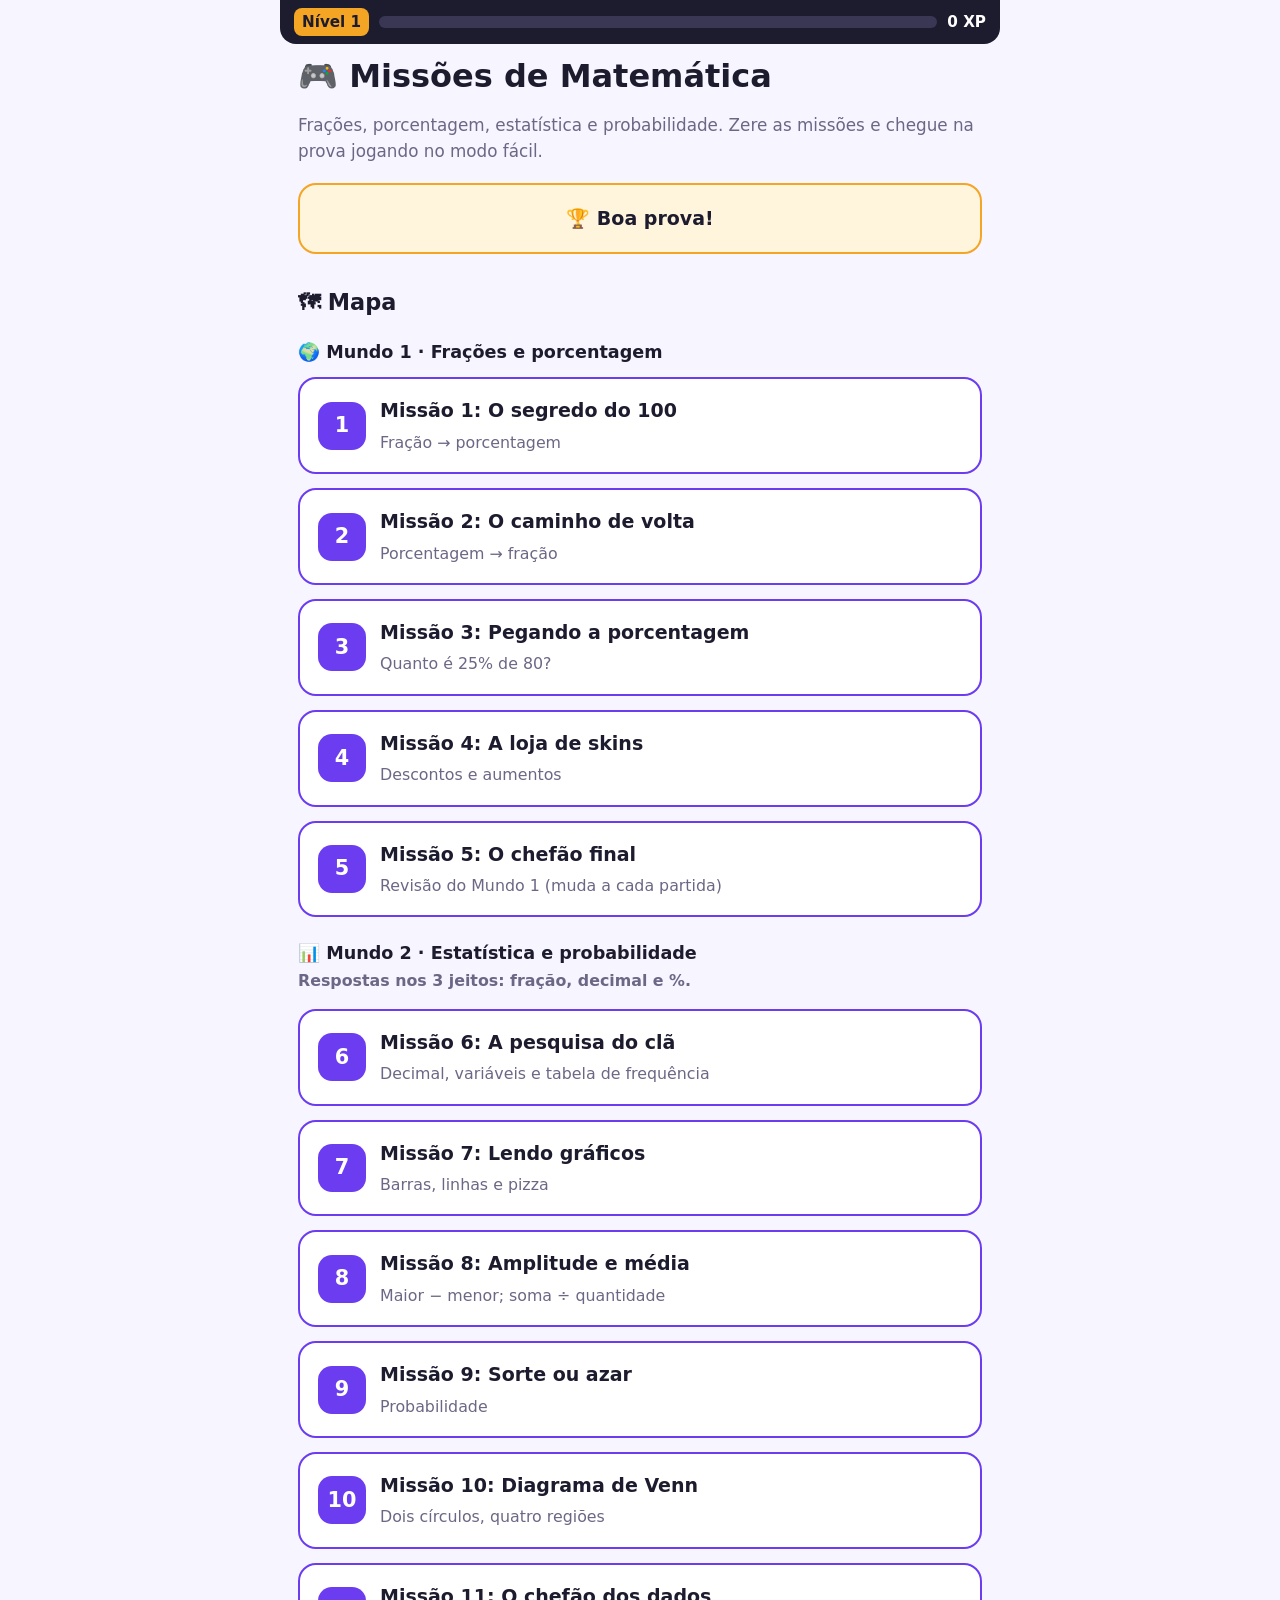
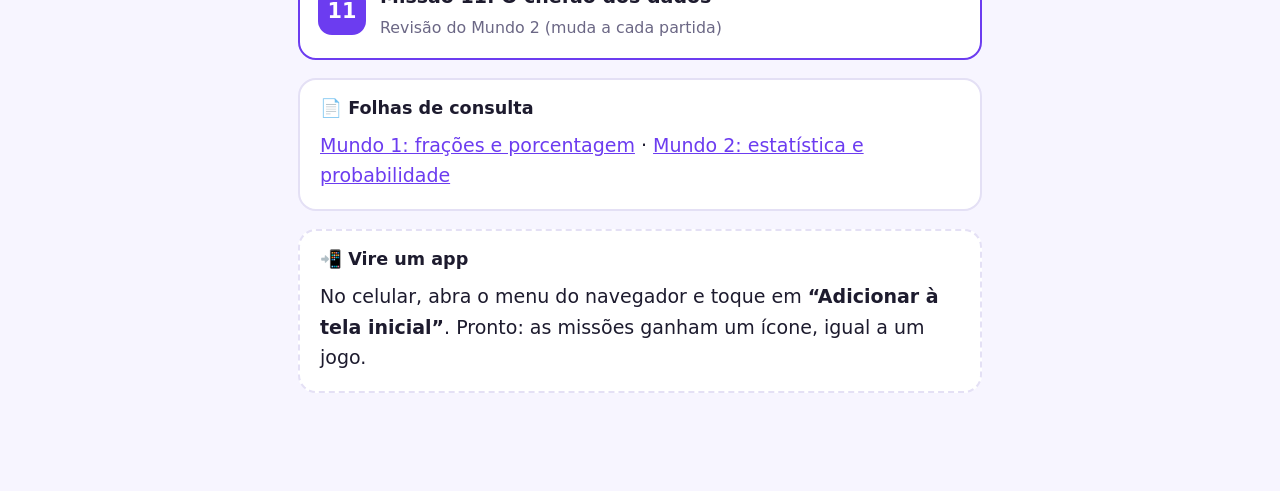
<file: index.html>
<!DOCTYPE html>
<html lang="pt-BR">
<head>
<meta charset="utf-8">
<meta name="viewport" content="width=device-width, initial-scale=1">
<title>Missões de Matemática</title>
<link rel="manifest" href="manifest.webmanifest">
<meta name="theme-color" content="#6c3cf0">
<link rel="icon" href="assets/icon.svg?v=4" type="image/svg+xml">
<meta name="apple-mobile-web-app-capable" content="yes">
<meta name="apple-mobile-web-app-title" content="Missões %">
<link rel="stylesheet" href="assets/style.css?v=4">
<link rel="stylesheet" href="assets/components.css?v=4">
<script src="assets/xp.js?v=4"></script>
<style>
  .map { list-style: none; padding: 0; margin: 0; }
  .map li { margin: 14px 0; }
  .map a, .map .locked {
    display: flex; align-items: center; gap: 14px; text-decoration: none; color: var(--ink);
    background: var(--card); border: 2px solid var(--line); border-radius: var(--radius); padding: 16px 18px;
  }
  .map a { border-color: var(--brand); }
  .map a:active { transform: scale(.98); }
  .map .n { flex: none; width: 48px; height: 48px; border-radius: 14px; display: grid; place-items: center;
    font-weight: 900; font-size: 1.3rem; background: var(--brand); color: #fff; }
  .map .locked { opacity: .55; }
  .map .locked .n { background: var(--muted); }
  .map .t { flex: 1; }
  .map .t strong { display: block; }
  .map .t small { color: var(--muted); }
  .map .stars { color: var(--gold); font-size: 1.3rem; letter-spacing: .05em; white-space: nowrap; }
  .map .score { display: flex; flex-direction: column; align-items: flex-end; }
  .map .rec { color: var(--muted); font-weight: 700; white-space: nowrap; }
  .countdown { text-align: center; font-weight: 800; }
  .map li.world { margin: 26px 0 4px; }
  .map li.world h3 { margin: 0; }
  .map li.world small { color: var(--muted); font-weight: 700; }
</style>
</head>
<body>
<main>
  <div id="xp"></div>
  <h1>🎮 Missões de Matemática</h1>
  <p class="subtitle">Frações, porcentagem, estatística e probabilidade. Zere as missões e chegue na prova jogando no modo fácil.</p>
  <div class="card tip countdown" id="countdown"></div>

  <h2>🗺 Mapa</h2>
  <ul class="map" id="map"></ul>

  <div class="card">
    <h3>📄 Folhas de consulta</h3>
    <p><a href="reference/fracoes-e-porcentagem.html">Mundo 1: frações e porcentagem</a> · <a href="reference/estatistica-e-probabilidade.html">Mundo 2: estatística e probabilidade</a></p>
  </div>

  <div class="card ask">
    <h3>📲 Vire um app</h3>
    <p>No celular, abra o menu do navegador e toque em <strong>“Adicionar à tela inicial”</strong>. Pronto: as missões ganham um ícone, igual a um jogo.</p>
  </div>
</main>
<script>
  // Para liberar uma missão nova: preencha "href".
  const MISSIONS = [
    { world: '🌍 Mundo 1 · Frações e porcentagem' },
    { id: '0001', title: 'O segredo do 100', desc: 'Fração → porcentagem', href: 'lessons/0001-o-segredo-do-100.html' },
    { id: '0002', title: 'O caminho de volta', desc: 'Porcentagem → fração', href: 'lessons/0002-o-caminho-de-volta.html' },
    { id: '0003', title: 'Pegando a porcentagem', desc: 'Quanto é 25% de 80?', href: 'lessons/0003-pegando-a-porcentagem.html' },
    { id: '0004', title: 'A loja de skins', desc: 'Descontos e aumentos', href: 'lessons/0004-a-loja-de-skins.html' },
    { id: '0005', title: 'O chefão final', desc: 'Revisão do Mundo 1 (muda a cada partida)', href: 'lessons/0005-o-chefao-final.html' },
    { world: '📊 Mundo 2 · Estatística e probabilidade', note: 'Respostas nos 3 jeitos: fração, decimal e %.' },
    { id: '0006', title: 'A pesquisa do clã', desc: 'Decimal, variáveis e tabela de frequência', href: 'lessons/0006-a-pesquisa-do-cla.html' },
    { id: '0007', title: 'Lendo gráficos', desc: 'Barras, linhas e pizza', href: 'lessons/0007-lendo-graficos.html' },
    { id: '0008', title: 'Amplitude e média', desc: 'Maior − menor; soma ÷ quantidade', href: 'lessons/0008-amplitude-e-media.html' },
    { id: '0009', title: 'Sorte ou azar', desc: 'Probabilidade', href: 'lessons/0009-sorte-ou-azar.html' },
    { id: '0010', title: 'Diagrama de Venn', desc: 'Dois círculos, quatro regiões', href: 'lessons/0010-diagrama-de-venn.html' },
    { id: '0011', title: 'O chefão dos dados', desc: 'Revisão do Mundo 2 (muda a cada partida)', href: 'lessons/0011-chefao-dos-dados.html' },
  ];
  const PROVA = new Date('2026-11-24T08:00:00');

  XP.mount(document.getElementById('xp'));

  const days = Math.ceil((PROVA - new Date()) / 86400000);
  document.getElementById('countdown').textContent =
    days > 1 ? '⏳ Faltam ' + days + ' dias para a prova' : days === 1 ? '⏳ A prova é amanhã: você consegue!' : '🏆 Boa prova!';

  const map = document.getElementById('map');
  function renderMap() {
    map.innerHTML = '';
    let num = 0;
    MISSIONS.forEach((m) => {
      if (m.world) {
        const h = document.createElement('li');
        h.className = 'world';
        h.innerHTML = '<h3>' + m.world + '</h3>' + (m.note ? '<small>' + m.note + '</small>' : '');
        map.appendChild(h);
        return;
      }
      const i = num++;
      const r = Progress.result(m.id);
      const inQuiz = Progress.loadState(m.id);
      let right = '';
      if (r) {
        const s = Progress.stars(r.best);
        right = '<span class="stars">' + '★'.repeat(s) + '☆'.repeat(3 - s) + '</span>' +
          '<small class="rec">recorde ' + r.best.firstTry + '/' + r.best.n + '</small>';
      } else if (inQuiz && inQuiz.i > 0) {
        right = '<small class="rec">⏸ parou na ' + (inQuiz.i + 1) + 'ª</small>';
      }
      const inner = '<span class="n">' + (m.href ? i + 1 : '🔒') + '</span>' +
        '<span class="t"><strong>Missão ' + (i + 1) + ': ' + m.title + '</strong><small>' + (m.href ? m.desc : 'Em breve') + '</small></span>' +
        '<span class="score">' + right + '</span>';
      const li = document.createElement('li');
      li.innerHTML = m.href ? '<a href="' + m.href + '">' + inner + '</a>' : '<div class="locked">' + inner + '</div>';
      map.appendChild(li);
    });
  }
  renderMap();
  // Ao voltar de uma missão pelo botão "voltar", redesenha com o placar novo.
  window.addEventListener('pageshow', renderMap);
</script>
</body>
</html>
</file>
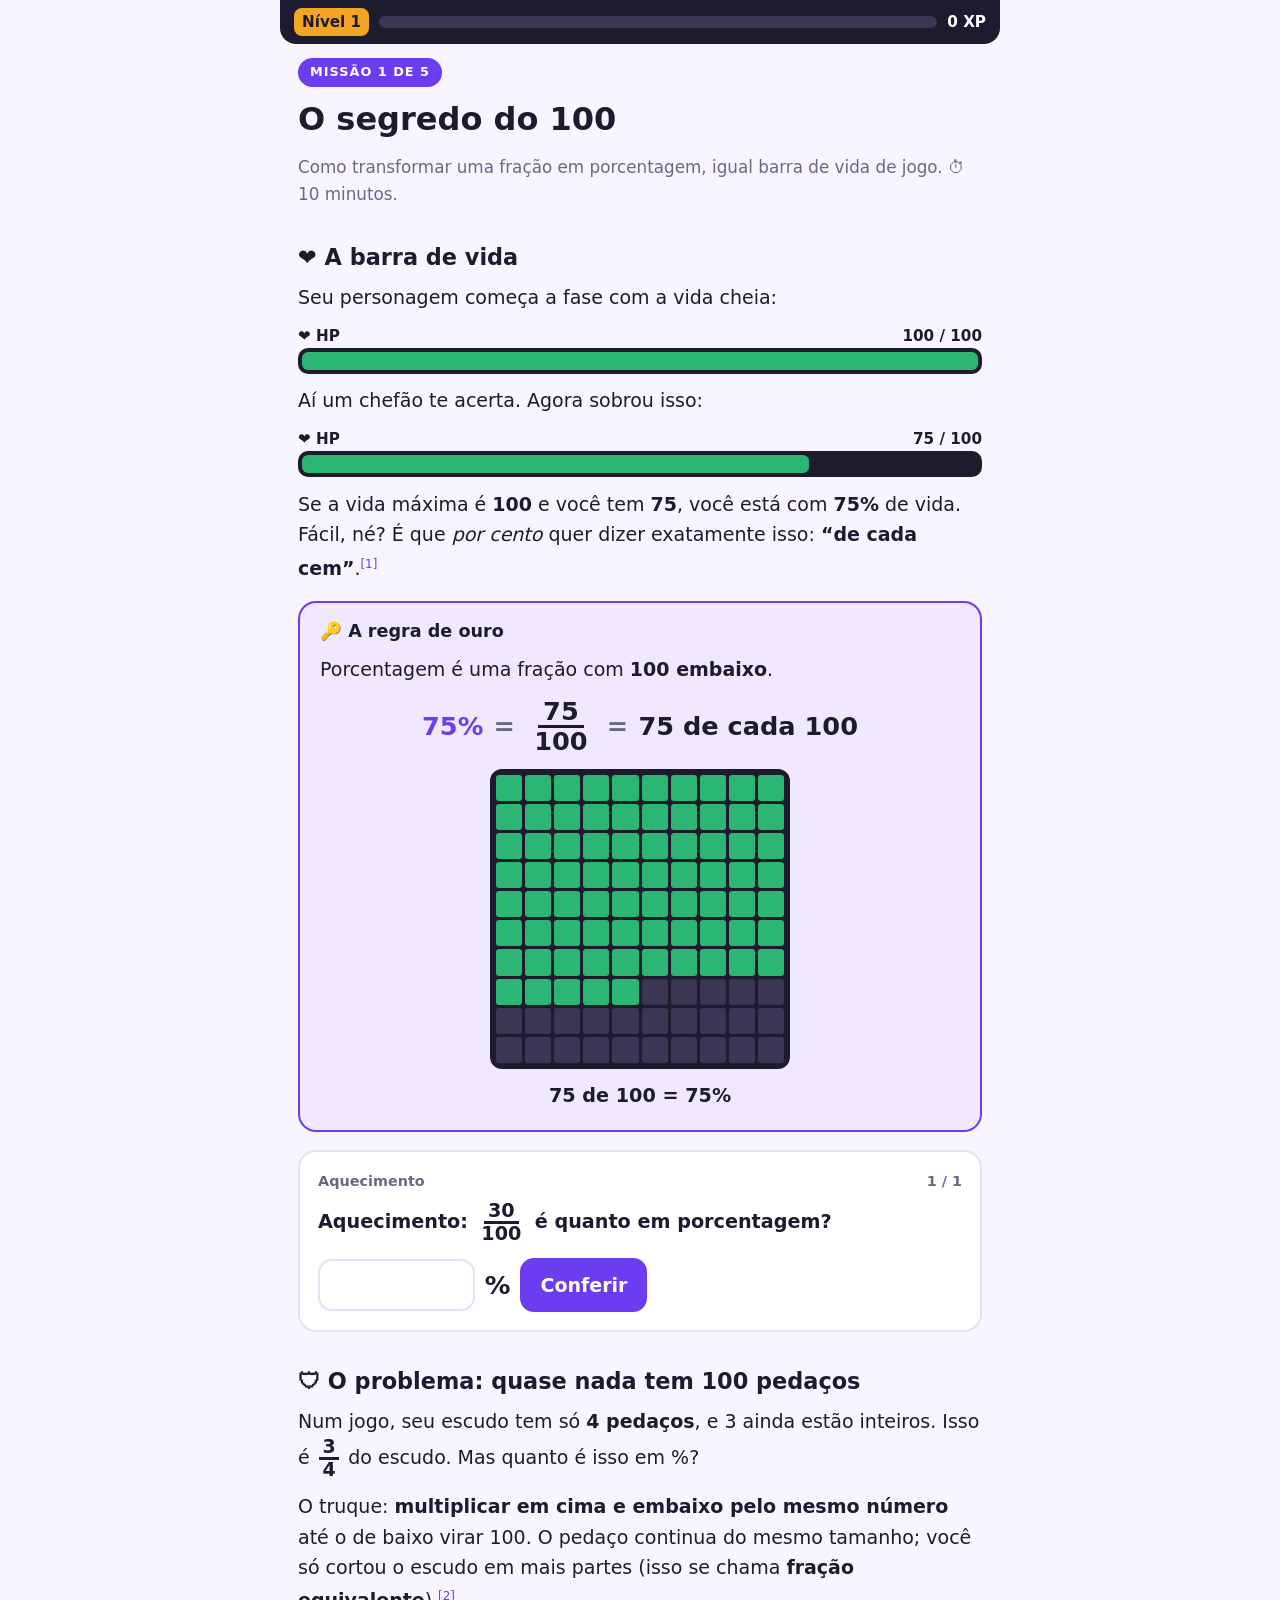
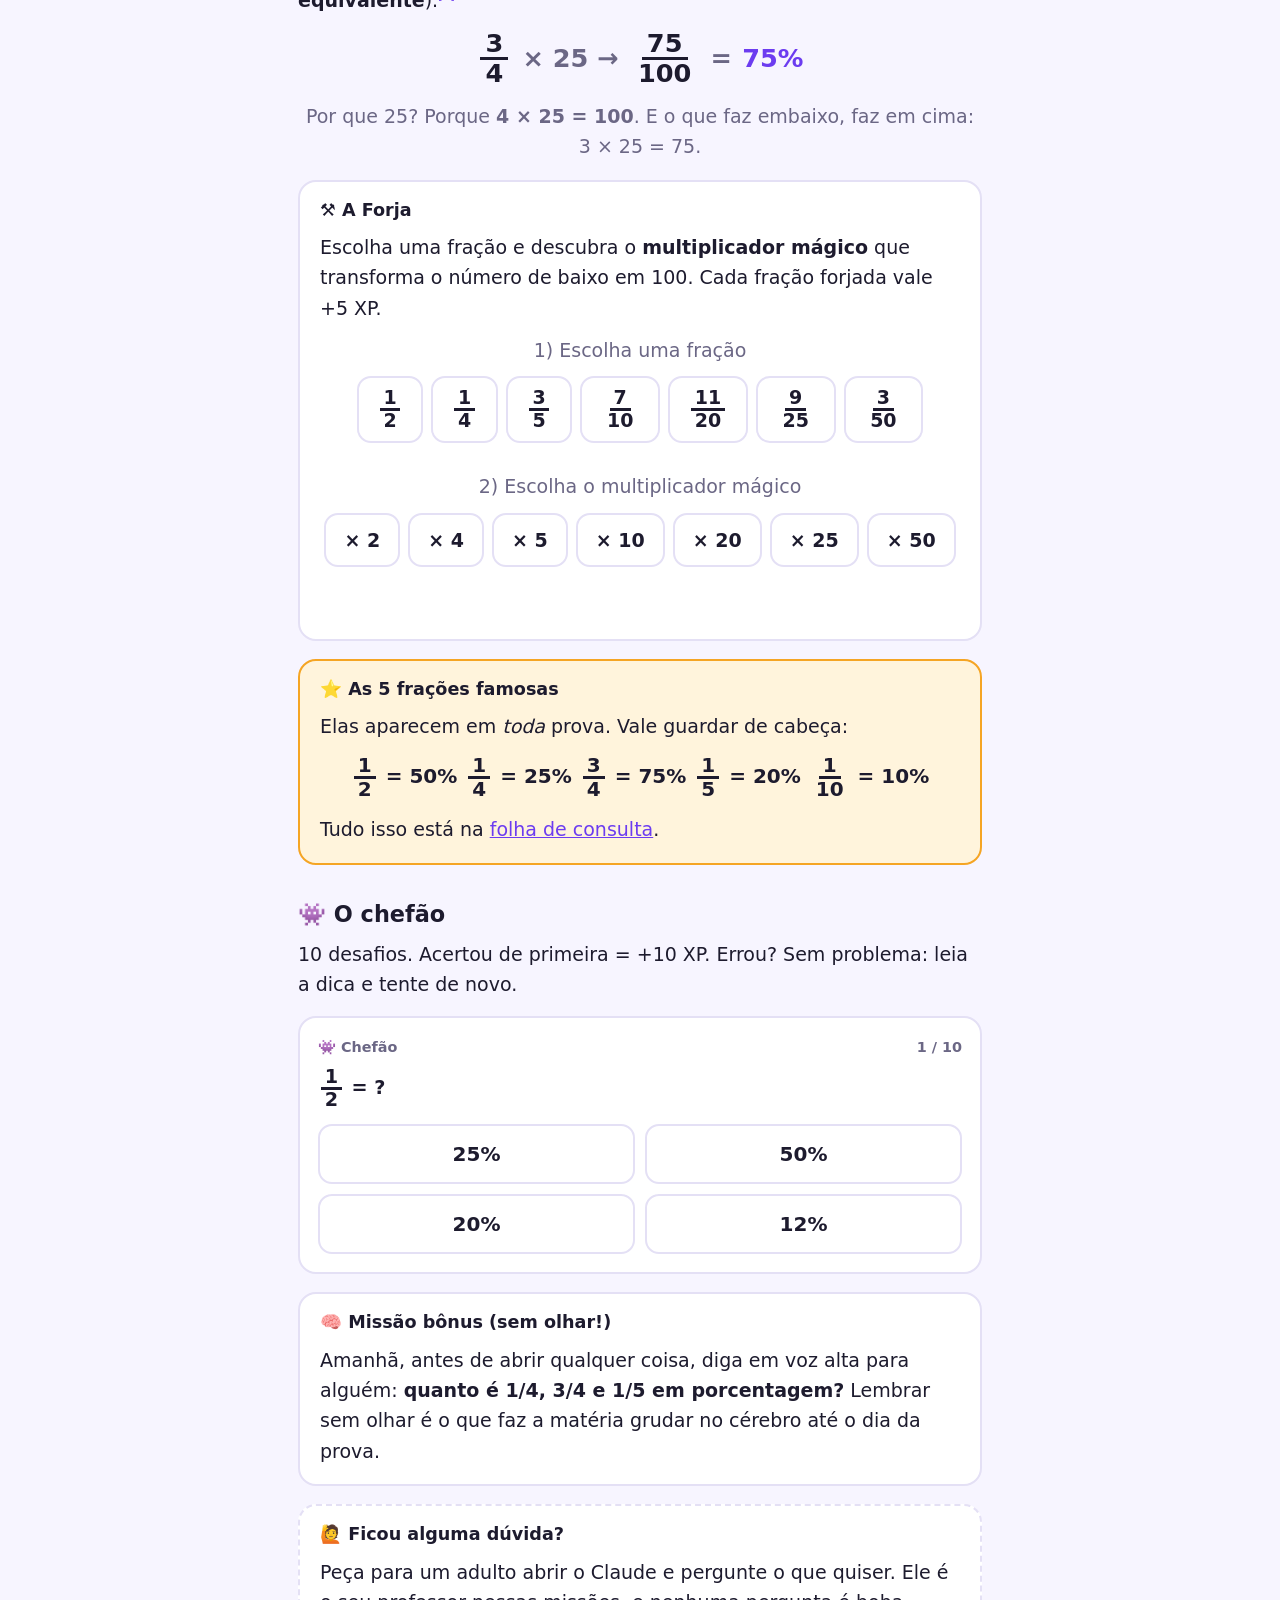
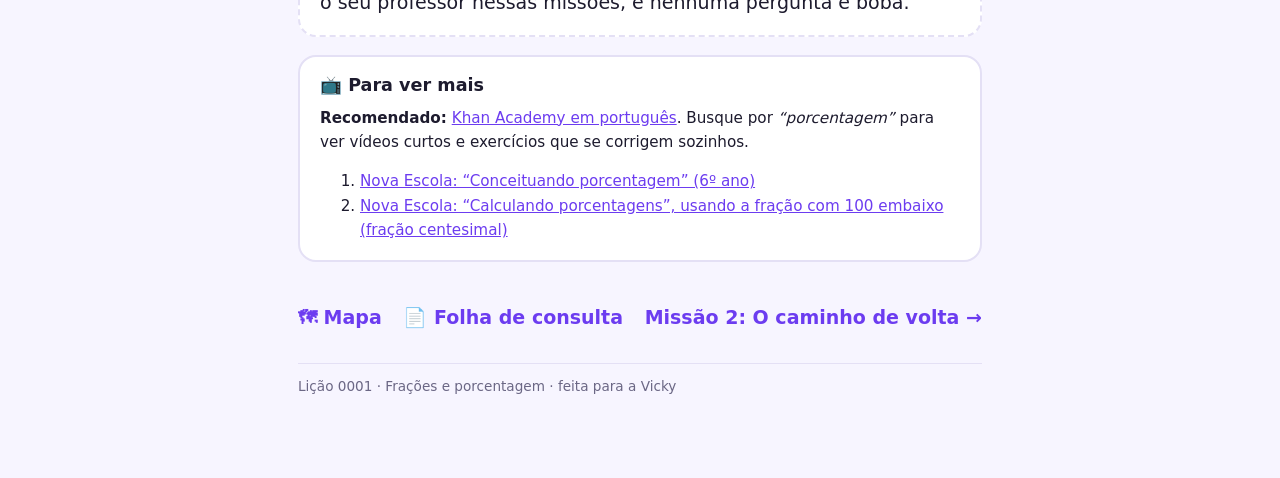
<file: lessons/0001-o-segredo-do-100.html>
<!DOCTYPE html>
<html lang="pt-BR">
<head>
<meta charset="utf-8">
<meta name="viewport" content="width=device-width, initial-scale=1">
<title>Missão 1 · O segredo do 100</title>
<link rel="icon" href="../assets/icon.svg?v=4" type="image/svg+xml">
<link rel="stylesheet" href="../assets/style.css?v=4">
<link rel="stylesheet" href="../assets/components.css?v=4">
<script src="../assets/xp.js?v=4"></script>
<script src="../assets/visuals.js?v=4"></script>
<script src="../assets/quiz.js?v=4"></script>
<script src="../assets/forja.js?v=4"></script>
</head>
<body>
<main>
  <div id="xp"></div>

  <span class="mission-tag">Missão 1 de 5</span>
  <h1>O segredo do 100</h1>
  <p class="subtitle">Como transformar uma fração em porcentagem, igual barra de vida de jogo. ⏱ 10 minutos.</p>

  <h2>❤ A barra de vida</h2>
  <p>Seu personagem começa a fase com a vida cheia:</p>
  <div id="hp-full"></div>
  <p>Aí um chefão te acerta. Agora sobrou isso:</p>
  <div id="hp-hit"></div>
  <p>Se a vida máxima é <strong>100</strong> e você tem <strong>75</strong>, você está com <strong>75%</strong> de vida. Fácil, né? É que <em>por cento</em> quer dizer exatamente isso: <strong>“de cada cem”</strong>.<sup class="cite"><a href="#fontes">[1]</a></sup></p>

  <div class="card key">
    <h3>🔑 A regra de ouro</h3>
    <p>Porcentagem é uma fração com <strong>100 embaixo</strong>.</p>
    <div class="eq"><span class="hl">75%</span><span class="op">=</span><span class="frac"><span>75</span><span>100</span></span><span class="op">=</span><span>75 de cada 100</span></div>
    <div id="grid-75"></div>
  </div>

  <div id="warmup"></div>

  <h2>🛡 O problema: quase nada tem 100 pedaços</h2>
  <p>Num jogo, seu escudo tem só <strong>4 pedaços</strong>, e 3 ainda estão inteiros. Isso é <span class="frac"><span>3</span><span>4</span></span> do escudo. Mas quanto é isso em %?</p>
  <p>O truque: <strong>multiplicar em cima e embaixo pelo mesmo número</strong> até o de baixo virar 100. O pedaço continua do mesmo tamanho; você só cortou o escudo em mais partes (isso se chama <strong>fração equivalente</strong>).<sup class="cite"><a href="#fontes">[2]</a></sup></p>
  <div class="eq">
    <span class="frac"><span>3</span><span>4</span></span>
    <span class="op">× 25 →</span>
    <span class="frac"><span>75</span><span>100</span></span>
    <span class="op">=</span><span class="hl">75%</span>
  </div>
  <p class="muted" style="text-align:center">Por que 25? Porque <strong>4 × 25 = 100</strong>. E o que faz embaixo, faz em cima: 3 × 25 = 75.</p>

  <div class="card">
    <h3>⚒ A Forja</h3>
    <p>Escolha uma fração e descubra o <strong>multiplicador mágico</strong> que transforma o número de baixo em 100. Cada fração forjada vale +5 XP.</p>
    <div id="forja"></div>
  </div>

  <div class="card tip">
    <h3>⭐ As 5 frações famosas</h3>
    <p>Elas aparecem em <em>toda</em> prova. Vale guardar de cabeça:</p>
    <div class="eq" style="font-size:1.25rem">
      <span><span class="frac"><span>1</span><span>2</span></span> = 50%</span>
      <span><span class="frac"><span>1</span><span>4</span></span> = 25%</span>
      <span><span class="frac"><span>3</span><span>4</span></span> = 75%</span>
      <span><span class="frac"><span>1</span><span>5</span></span> = 20%</span>
      <span><span class="frac"><span>1</span><span>10</span></span> = 10%</span>
    </div>
    <p>Tudo isso está na <a href="../reference/fracoes-e-porcentagem.html">folha de consulta</a>.</p>
  </div>

  <h2>👾 O chefão</h2>
  <p>10 desafios. Acertou de primeira = +10 XP. Errou? Sem problema: leia a dica e tente de novo.</p>
  <div id="boss"></div>

  <div class="card">
    <h3>🧠 Missão bônus (sem olhar!)</h3>
    <p>Amanhã, antes de abrir qualquer coisa, diga em voz alta para alguém: <strong>quanto é 1/4, 3/4 e 1/5 em porcentagem?</strong> Lembrar sem olhar é o que faz a matéria grudar no cérebro até o dia da prova.</p>
  </div>

  <div class="card ask">
    <h3>🙋 Ficou alguma dúvida?</h3>
    <p>Peça para um adulto abrir o Claude e pergunte o que quiser. Ele é o seu professor nessas missões, e nenhuma pergunta é boba.</p>
  </div>

  <div class="card source" id="fontes">
    <h3>📺 Para ver mais</h3>
    <p><strong>Recomendado:</strong> <a href="https://pt.khanacademy.org/">Khan Academy em português</a>. Busque por <em>“porcentagem”</em> para ver vídeos curtos e exercícios que se corrigem sozinhos.</p>
    <ol>
      <li><a href="https://novaescola.org.br/planos-de-aula/fundamental/6ano/matematica/conceituando-porcentagem/1283">Nova Escola: “Conceituando porcentagem” (6º ano)</a></li>
      <li><a href="https://novaescola.org.br/planos-de-aula/fundamental/6ano/matematica/calculando-porcentagem/1293">Nova Escola: “Calculando porcentagens”, usando a fração com 100 embaixo (fração centesimal)</a></li>
    </ol>
  </div>

  <nav class="lesson-nav">
    <a href="../index.html">🗺 Mapa</a>
    <a href="../reference/fracoes-e-porcentagem.html">📄 Folha de consulta</a>
    <a href="0002-o-caminho-de-volta.html">Missão 2: O caminho de volta →</a>
  </nav>

  <footer>Lição 0001 · Frações e porcentagem · feita para a Vicky</footer>
</main>

<script>
  const F = (a, b) => '<span class="frac"><span>' + a + '</span><span>' + b + '</span></span>';

  XP.mount(document.getElementById('xp'));
  HPBar.render(document.getElementById('hp-full'), 100, 100);
  HPBar.render(document.getElementById('hp-hit'), 75, 100);
  Grid100.render(document.getElementById('grid-75'), 75);

  Quiz.mount(document.getElementById('warmup'), [
    { text: 'Aquecimento: ' + F(30, 100) + ' é quanto em porcentagem?', input: true, answer: ['30'], suffix: '%',
      hint: 'Se já tem 100 embaixo, a porcentagem é o número de cima!',
      explain: '30 de cada 100 = 30%.', grid: 30 },
  ], { id: '0001-aquecimento', title: 'Aquecimento' });

  Forja.mount(document.getElementById('forja'), [[1, 2], [1, 4], [3, 5], [7, 10], [11, 20], [9, 25], [3, 50]]);

  Quiz.mount(document.getElementById('boss'), [
    { text: F(1, 2) + ' = ?', options: ['25%', '50%', '20%', '12%'], answer: 1,
      hint: '2 × 50 = 100. E em cima?', explain: '2 × 50 = 100, então 1 × 50 = 50 → 50%. Metade da vida!', grid: 50 },
    { text: F(3, 10) + ' = ?', input: true, answer: ['30'], suffix: '%',
      hint: '10 × 10 = 100. Faça a mesma coisa em cima.', explain: '3 × 10 = 30 → ' + F(30, 100) + ' = 30%.', grid: 30 },
    { text: F(3, 4) + ' = ?', options: ['75%', '34%', '70%', '43%'], answer: 0,
      hint: 'Cuidado: não é só juntar os números! 4 × 25 = 100.', explain: '4 × 25 = 100 e 3 × 25 = 75 → 75%.', grid: 75 },
    { text: F(2, 5) + ' = ?', input: true, answer: ['40'], suffix: '%',
      hint: '5 × 20 = 100.', explain: '2 × 20 = 40 → ' + F(40, 100) + ' = 40%.', grid: 40 },
    { text: 'Seu personagem tem <strong>20 corações</strong> e está com <strong>7</strong>. Quanto % de vida ele tem?', options: ['70%', '27%', '35%', '14%'], answer: 2,
      hint: 'A fração é ' + F(7, 20) + '. Quanto vezes 20 dá 100?', explain: F(7, 20) + ' × 5 → ' + F(35, 100) + ' = 35%.', grid: 35 },
    { text: F(9, 25) + ' = ?', input: true, answer: ['36'], suffix: '%',
      hint: '25 × 4 = 100.', explain: '9 × 4 = 36 → 36%.', grid: 36 },
    { text: 'Qual fração é igual a <strong>20%</strong>?', options: [F(1, 4), F(1, 5), F(2, 5), F(1, 2)], answer: 1,
      hint: 'Teste cada uma: qual delas, forjada até 100, dá 20 em cima?', explain: F(1, 5) + ' × 20 → ' + F(20, 100) + ' = 20%.', grid: 20 },
    { text: F(1, 4) + ' = ?', input: true, answer: ['25'], suffix: '%',
      hint: '4 × 25 = 100.', explain: 'Um quarto da barra = 25%.', grid: 25 },
    { text: 'Numa fase com <strong>50 baús</strong>, você abriu <strong>13</strong>. Que % dos baús você abriu?', options: ['13%', '63%', '50%', '26%'], answer: 3,
      hint: 'A fração é ' + F(13, 50) + '. 50 × 2 = 100.', explain: '13 × 2 = 26 → 26%.', grid: 26 },
    { text: 'Último golpe! ' + F(17, 20) + ' = ?', input: true, answer: ['85'], suffix: '%',
      hint: '20 × 5 = 100.', explain: '17 × 5 = 85 → 85%. Chefão derrotado! 🏆', grid: 85 },
  ], { id: '0001', title: '👾 Chefão' });
</script>
</body>
</html>
</file>
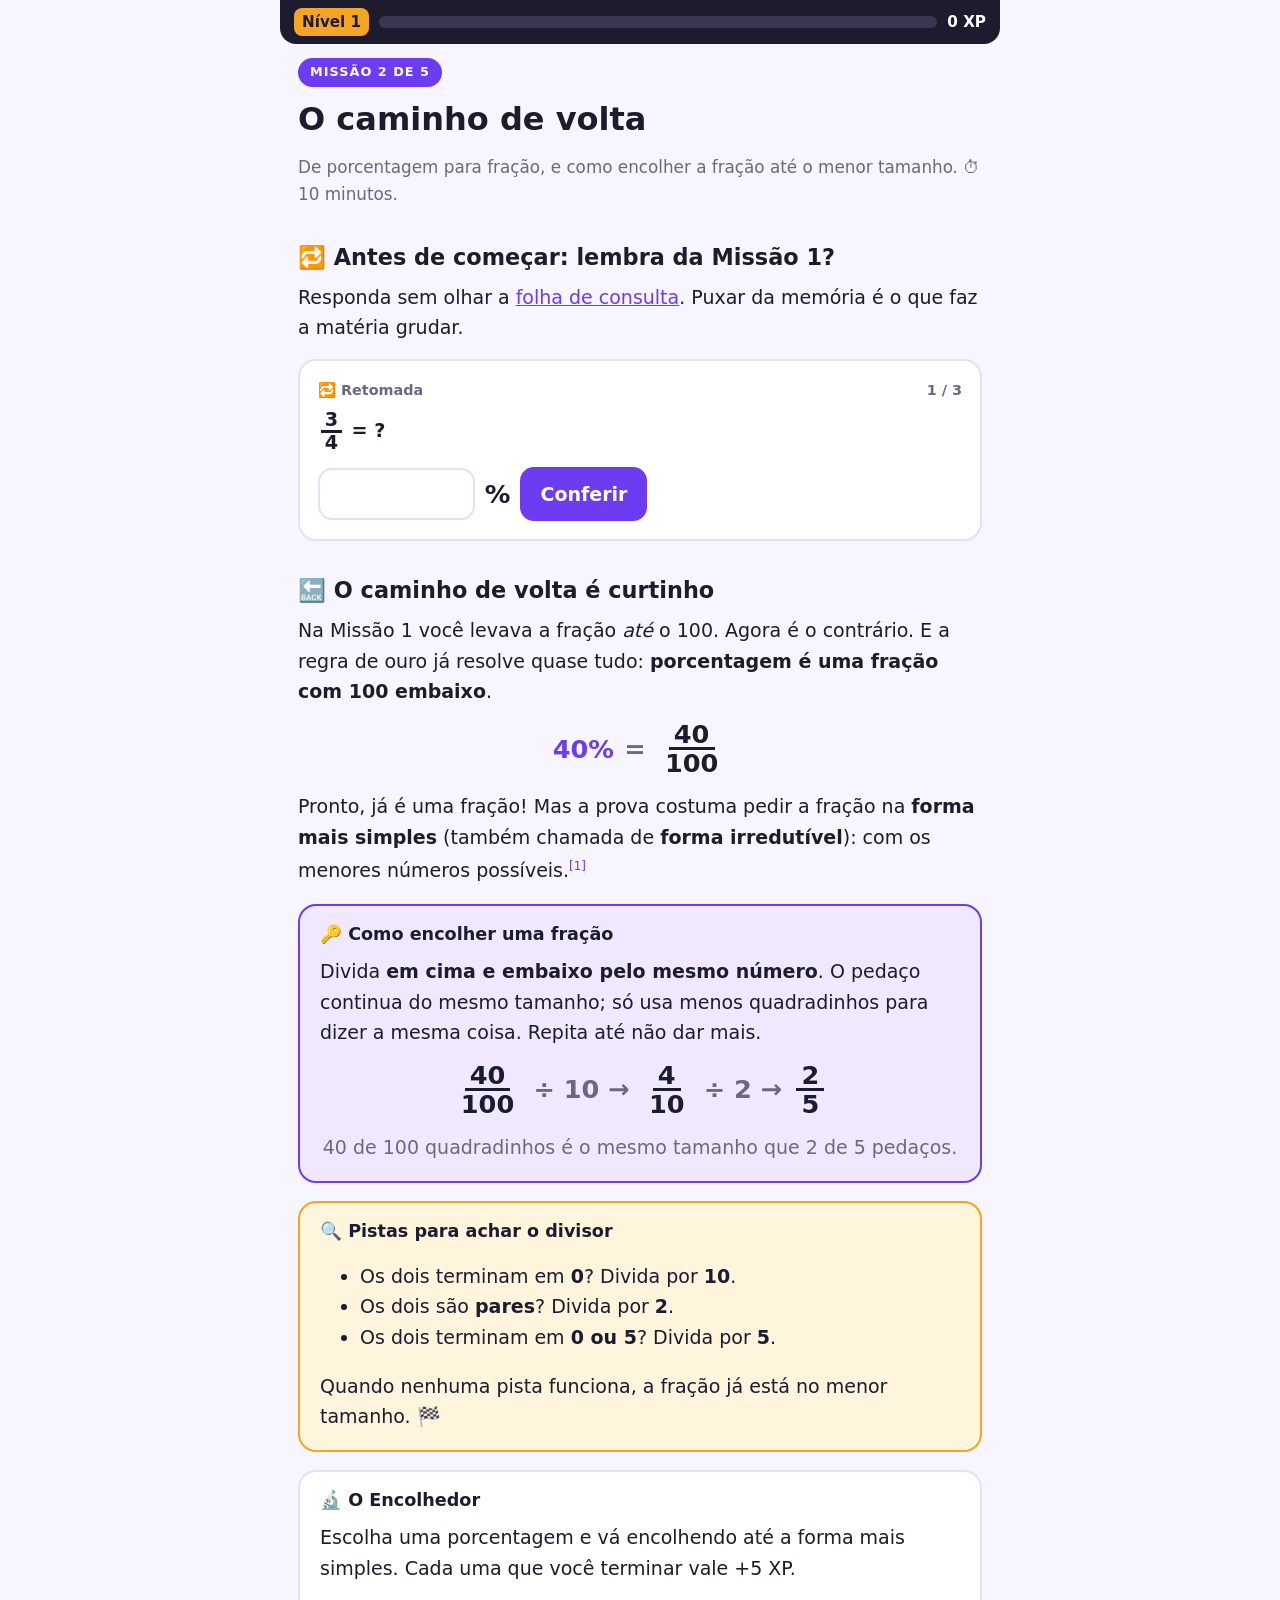
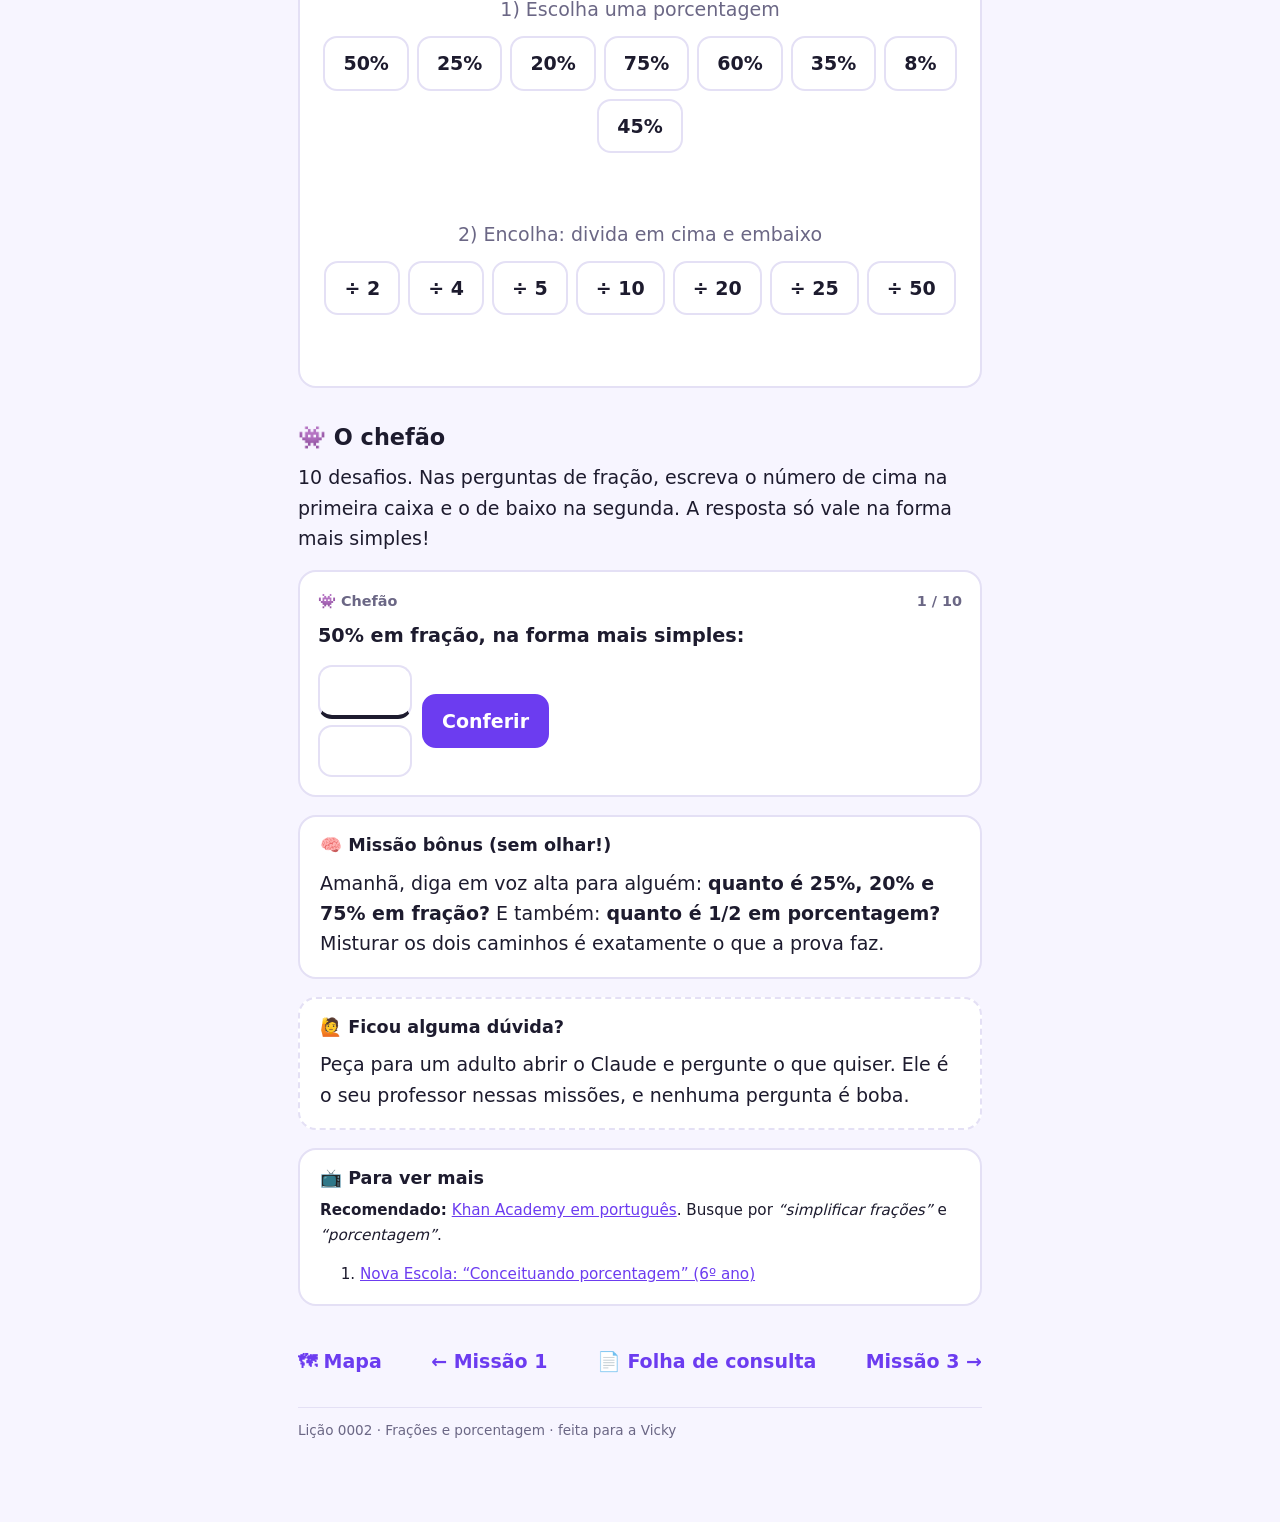
<file: lessons/0002-o-caminho-de-volta.html>
<!DOCTYPE html>
<html lang="pt-BR">
<head>
<meta charset="utf-8">
<meta name="viewport" content="width=device-width, initial-scale=1">
<title>Missão 2 · O caminho de volta</title>
<link rel="icon" href="../assets/icon.svg?v=4" type="image/svg+xml">
<link rel="stylesheet" href="../assets/style.css?v=4">
<link rel="stylesheet" href="../assets/components.css?v=4">
<script src="../assets/xp.js?v=4"></script>
<script src="../assets/visuals.js?v=4"></script>
<script src="../assets/quiz.js?v=4"></script>
<script src="../assets/encolhedor.js?v=4"></script>
</head>
<body>
<main>
  <div id="xp"></div>

  <span class="mission-tag">Missão 2 de 5</span>
  <h1>O caminho de volta</h1>
  <p class="subtitle">De porcentagem para fração, e como encolher a fração até o menor tamanho. ⏱ 10 minutos.</p>

  <h2>🔁 Antes de começar: lembra da Missão 1?</h2>
  <p>Responda sem olhar a <a href="../reference/fracoes-e-porcentagem.html">folha de consulta</a>. Puxar da memória é o que faz a matéria grudar.</p>
  <div id="warmup"></div>

  <h2>🔙 O caminho de volta é curtinho</h2>
  <p>Na Missão 1 você levava a fração <em>até</em> o 100. Agora é o contrário. E a regra de ouro já resolve quase tudo: <strong>porcentagem é uma fração com 100 embaixo</strong>.</p>
  <div class="eq"><span class="hl">40%</span><span class="op">=</span><span class="frac"><span>40</span><span>100</span></span></div>
  <p>Pronto, já é uma fração! Mas a prova costuma pedir a fração na <strong>forma mais simples</strong> (também chamada de <strong>forma irredutível</strong>): com os menores números possíveis.<sup class="cite"><a href="#fontes">[1]</a></sup></p>

  <div class="card key">
    <h3>🔑 Como encolher uma fração</h3>
    <p>Divida <strong>em cima e embaixo pelo mesmo número</strong>. O pedaço continua do mesmo tamanho; só usa menos quadradinhos para dizer a mesma coisa. Repita até não dar mais.</p>
    <div class="eq">
      <span class="frac"><span>40</span><span>100</span></span>
      <span class="op">÷ 10 →</span>
      <span class="frac"><span>4</span><span>10</span></span>
      <span class="op">÷ 2 →</span>
      <span class="frac"><span>2</span><span>5</span></span>
    </div>
    <p class="muted" style="text-align:center">40 de 100 quadradinhos é o mesmo tamanho que 2 de 5 pedaços.</p>
  </div>

  <div class="card tip">
    <h3>🔍 Pistas para achar o divisor</h3>
    <ul>
      <li>Os dois terminam em <strong>0</strong>? Divida por <strong>10</strong>.</li>
      <li>Os dois são <strong>pares</strong>? Divida por <strong>2</strong>.</li>
      <li>Os dois terminam em <strong>0 ou 5</strong>? Divida por <strong>5</strong>.</li>
    </ul>
    <p>Quando nenhuma pista funciona, a fração já está no menor tamanho. 🏁</p>
  </div>

  <div class="card">
    <h3>🔬 O Encolhedor</h3>
    <p>Escolha uma porcentagem e vá encolhendo até a forma mais simples. Cada uma que você terminar vale +5 XP.</p>
    <div id="encolhedor"></div>
  </div>

  <h2>👾 O chefão</h2>
  <p>10 desafios. Nas perguntas de fração, escreva o número de cima na primeira caixa e o de baixo na segunda. A resposta só vale na forma mais simples!</p>
  <div id="boss"></div>

  <div class="card">
    <h3>🧠 Missão bônus (sem olhar!)</h3>
    <p>Amanhã, diga em voz alta para alguém: <strong>quanto é 25%, 20% e 75% em fração?</strong> E também: <strong>quanto é 1/2 em porcentagem?</strong> Misturar os dois caminhos é exatamente o que a prova faz.</p>
  </div>

  <div class="card ask">
    <h3>🙋 Ficou alguma dúvida?</h3>
    <p>Peça para um adulto abrir o Claude e pergunte o que quiser. Ele é o seu professor nessas missões, e nenhuma pergunta é boba.</p>
  </div>

  <div class="card source" id="fontes">
    <h3>📺 Para ver mais</h3>
    <p><strong>Recomendado:</strong> <a href="https://pt.khanacademy.org/">Khan Academy em português</a>. Busque por <em>“simplificar frações”</em> e <em>“porcentagem”</em>.</p>
    <ol>
      <li><a href="https://novaescola.org.br/planos-de-aula/fundamental/6ano/matematica/conceituando-porcentagem/1283">Nova Escola: “Conceituando porcentagem” (6º ano)</a></li>
    </ol>
  </div>

  <nav class="lesson-nav">
    <a href="../index.html">🗺 Mapa</a>
    <a href="0001-o-segredo-do-100.html">← Missão 1</a>
    <a href="../reference/fracoes-e-porcentagem.html">📄 Folha de consulta</a>
    <a href="0003-pegando-a-porcentagem.html">Missão 3 →</a>
  </nav>

  <footer>Lição 0002 · Frações e porcentagem · feita para a Vicky</footer>
</main>

<script>
  const F = (a, b) => '<span class="frac"><span>' + a + '</span><span>' + b + '</span></span>';

  XP.mount(document.getElementById('xp'));

  Quiz.mount(document.getElementById('warmup'), [
    { text: F(3, 4) + ' = ?', input: true, answer: ['75'], suffix: '%',
      hint: 'Leve o de baixo até 100: 4 × 25 = 100.', explain: '3 × 25 = 75 → 75%.', grid: 75 },
    { text: F(1, 5) + ' = ?', input: true, answer: ['20'], suffix: '%',
      hint: '5 × 20 = 100.', explain: '1 × 20 = 20 → 20%.', grid: 20 },
    { text: F(7, 20) + ' = ?', input: true, answer: ['35'], suffix: '%',
      hint: '20 × 5 = 100.', explain: '7 × 5 = 35 → 35%.', grid: 35 },
  ], { id: '0002-retomada', title: '🔁 Retomada', xp: 5 });

  Encolhedor.mount(document.getElementById('encolhedor'), [50, 25, 20, 75, 60, 35, 8, 45]);

  Quiz.mount(document.getElementById('boss'), [
    { text: '<strong>50%</strong> em fração, na forma mais simples:', fraction: [1, 2],
      hint: 'Comece com ' + F(50, 100) + ' e divida os dois por 10, depois por 5.', explain: F(50, 100) + ' = ' + F(1, 2) + '. Metade!', grid: 50 },
    { text: '<strong>25%</strong> é igual a qual fração?', options: [F(2, 5), F(1, 4), F(1, 5), F(3, 4)], answer: 1,
      hint: F(25, 100) + ': os dois dividem por 25.', explain: F(25, 100) + ' ÷ 25 → ' + F(1, 4) + '.', grid: 25 },
    { text: 'Lembra da Missão 1? ' + F(3, 5) + ' = ?', input: true, answer: ['60'], suffix: '%',
      hint: 'Agora é o caminho de ida: 5 × 20 = 100.', explain: '3 × 20 = 60 → 60%.', grid: 60 },
    { text: '<strong>20%</strong> em fração, na forma mais simples:', fraction: [1, 5],
      hint: 'Comece com ' + F(20, 100) + '. Os dois terminam em 0…', explain: F(20, 100) + ' ÷ 10 → ' + F(2, 10) + ' ÷ 2 → ' + F(1, 5) + '.', grid: 20 },
    { text: '<strong>75%</strong> é igual a qual fração?', options: [F(3, 4), F(7, 5), F(1, 4), F(3, 5)], answer: 0,
      hint: F(75, 100) + ': os dois terminam em 5 ou 0, e dividem por 25.', explain: F(75, 100) + ' ÷ 25 → ' + F(3, 4) + '.', grid: 75 },
    { text: '<strong>30%</strong> em fração, na forma mais simples:', fraction: [3, 10],
      hint: F(30, 100) + ': os dois terminam em 0.', explain: F(30, 100) + ' ÷ 10 → ' + F(3, 10) + '. Não dá para encolher mais!', grid: 30 },
    { text: 'Num servidor do jogo, <strong>60%</strong> dos jogadores escolheram a skin azul. Que fração dos jogadores é essa?', fraction: [3, 5],
      hint: 'Escreva ' + F(60, 100) + ' e encolha: ÷ 10, depois ÷ 2.', explain: F(60, 100) + ' → ' + F(6, 10) + ' → ' + F(3, 5) + '. Ou seja, 3 de cada 5 jogadores.', grid: 60 },
    { text: 'Missão 1 de novo: ' + F(9, 20) + ' = ?', input: true, answer: ['45'], suffix: '%',
      hint: '20 × 5 = 100.', explain: '9 × 5 = 45 → 45%.', grid: 45 },
    { text: 'Qual vale mais: ' + F(3, 5) + ' ou <strong>55%</strong>?', options: ['55%', '3/5', 'Iguais', 'Nenhum'], answer: 1,
      hint: 'Transforme ' + F(3, 5) + ' em porcentagem e compare.', explain: F(3, 5) + ' = 60%, e 60% é mais que 55%.', grid: 60 },
    { text: 'Último golpe! <strong>45%</strong> em fração, na forma mais simples:', fraction: [9, 20],
      hint: F(45, 100) + ': 45 termina em 5, então os dois dividem por 5.', explain: F(45, 100) + ' ÷ 5 → ' + F(9, 20) + '. Chefão derrotado! 🏆', grid: 45 },
  ], { id: '0002', title: '👾 Chefão' });
</script>
</body>
</html>
</file>
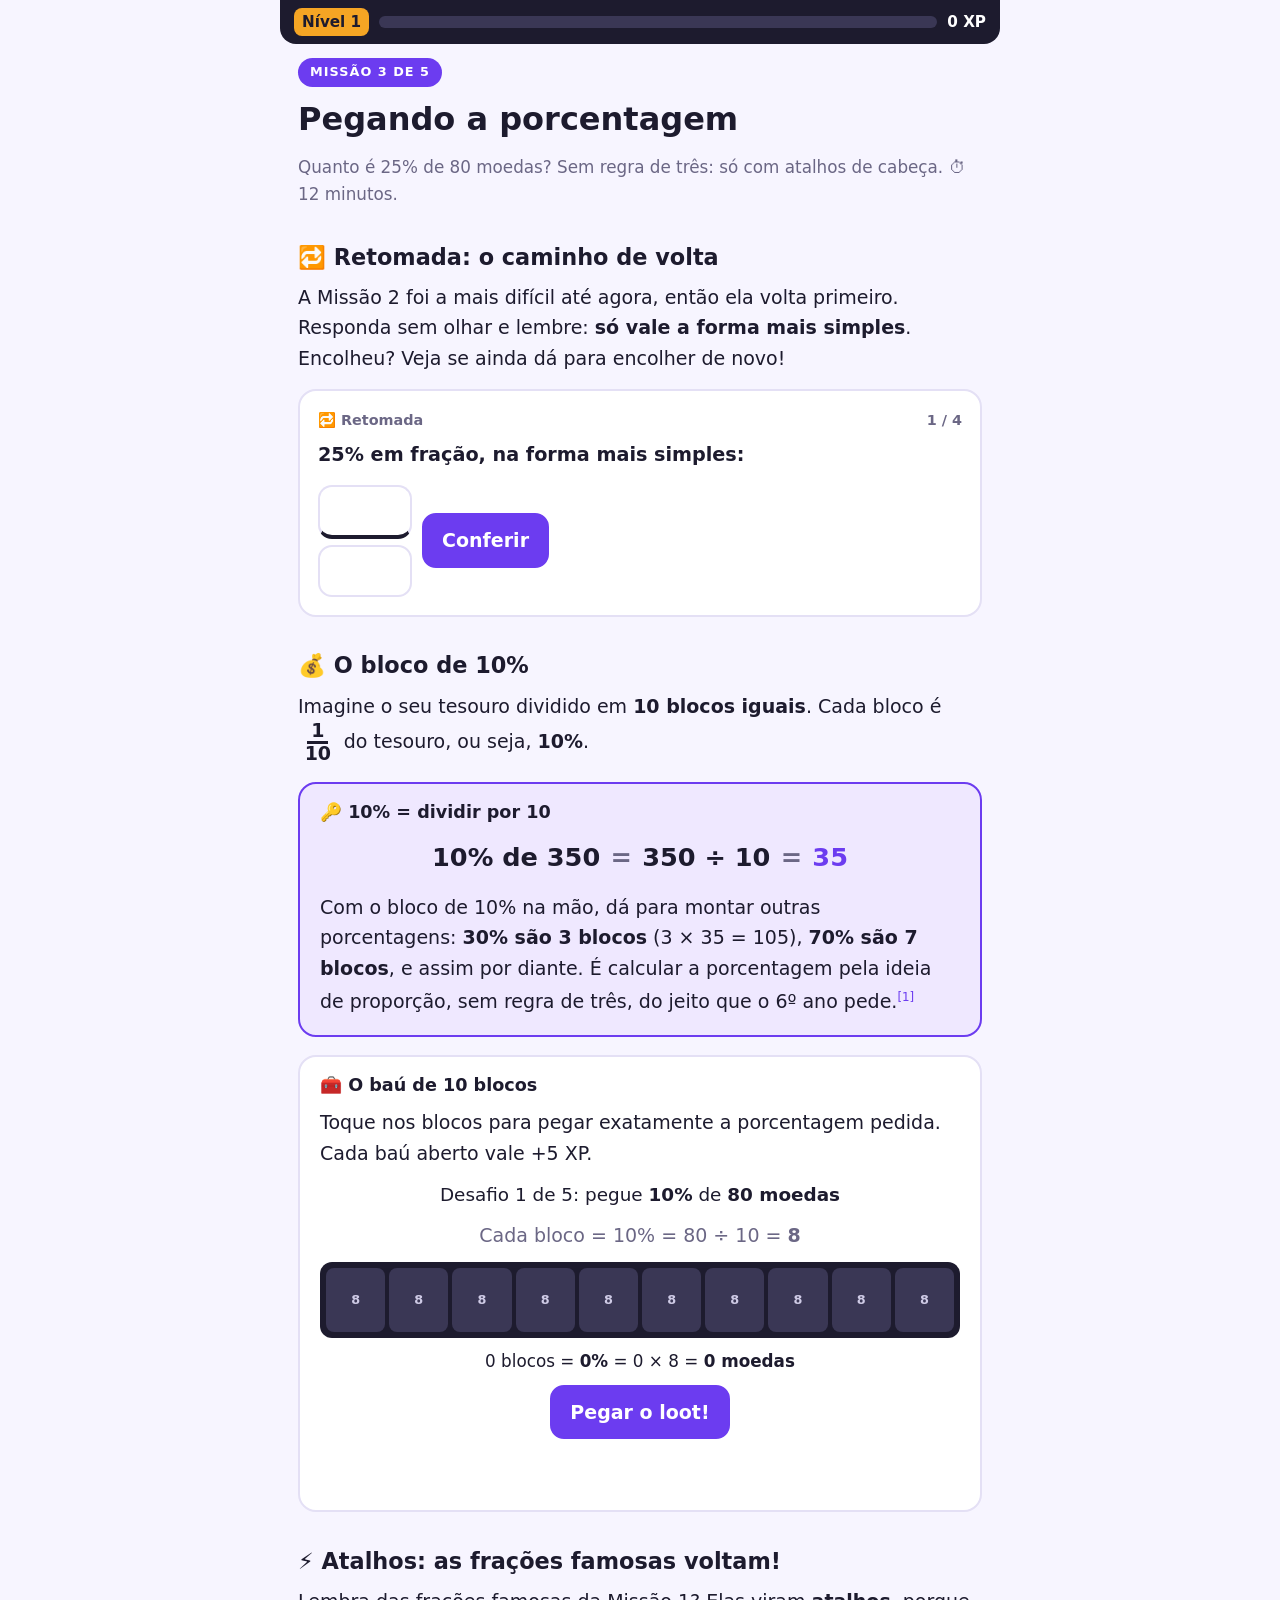
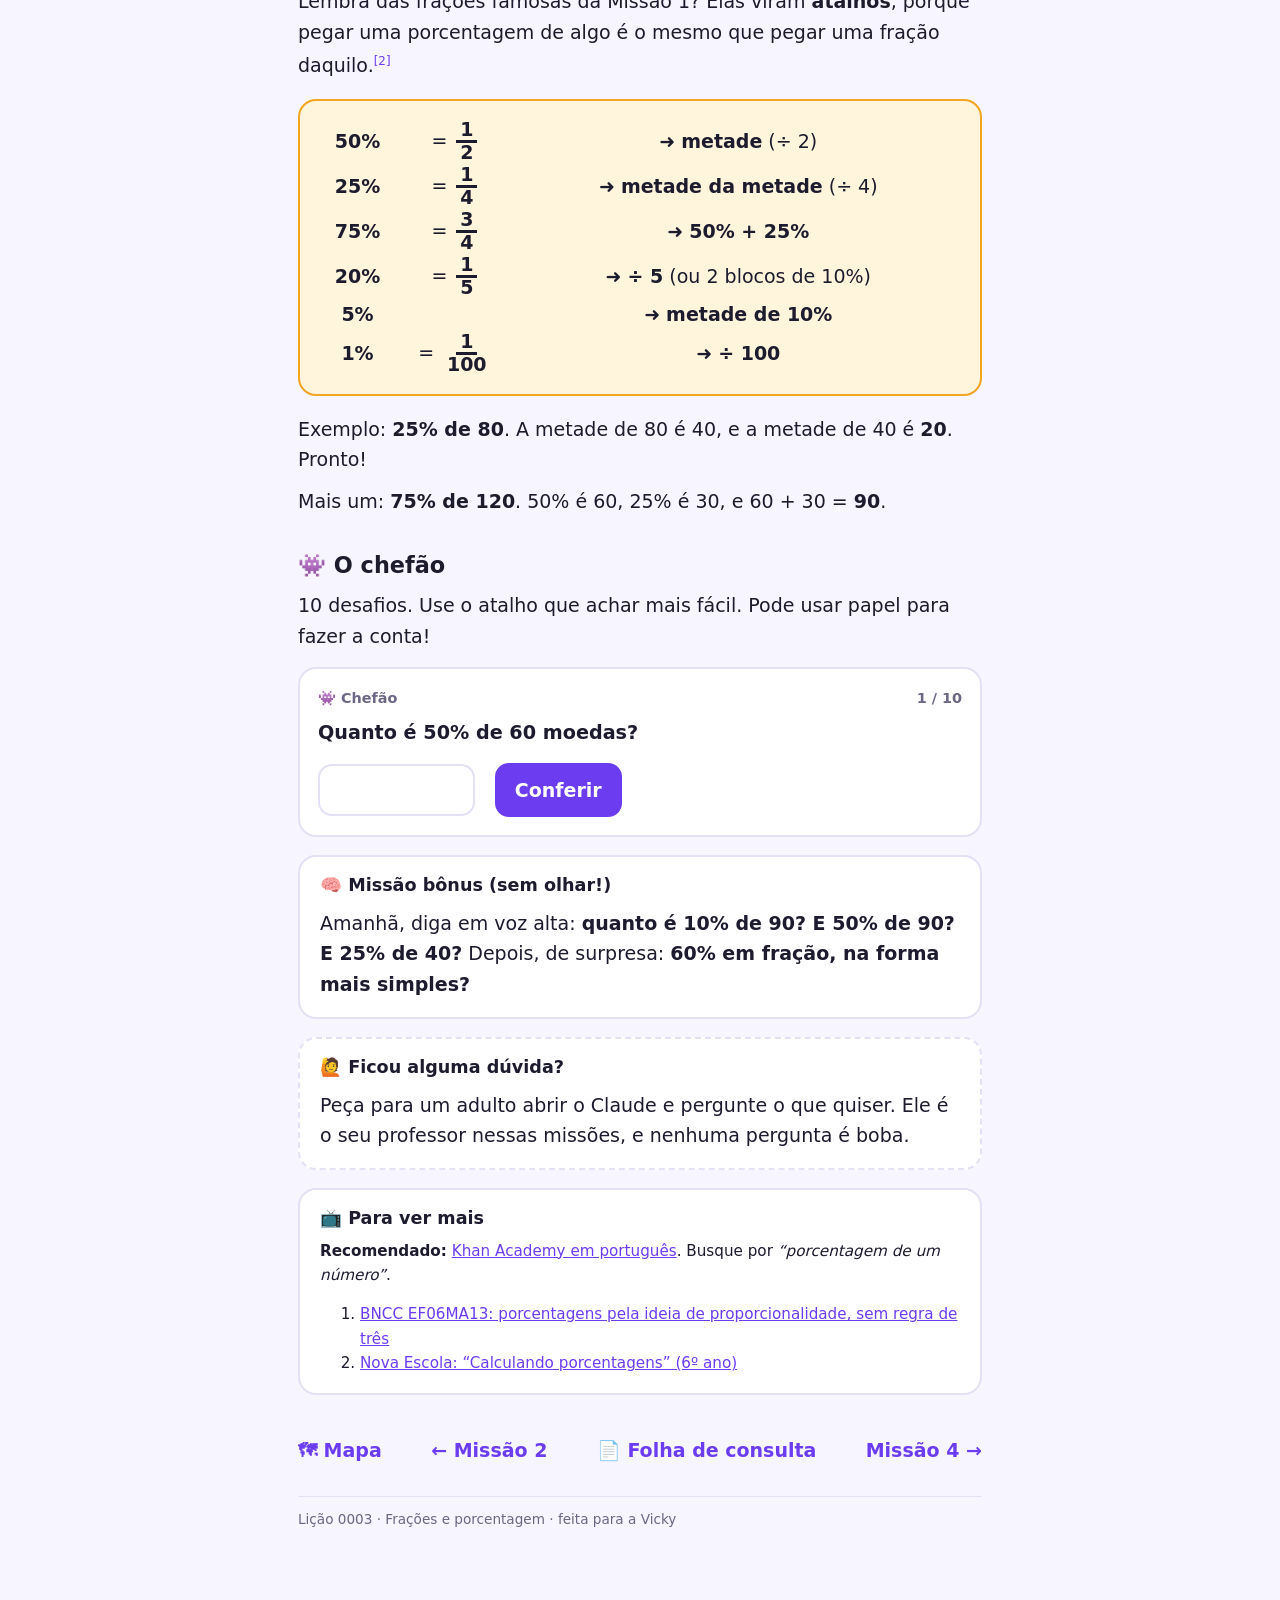
<file: lessons/0003-pegando-a-porcentagem.html>
<!DOCTYPE html>
<html lang="pt-BR">
<head>
<meta charset="utf-8">
<meta name="viewport" content="width=device-width, initial-scale=1">
<title>Missão 3 · Pegando a porcentagem</title>
<link rel="icon" href="../assets/icon.svg?v=4" type="image/svg+xml">
<link rel="stylesheet" href="../assets/style.css?v=4">
<link rel="stylesheet" href="../assets/components.css?v=4">
<script src="../assets/xp.js?v=4"></script>
<script src="../assets/visuals.js?v=4"></script>
<script src="../assets/quiz.js?v=4"></script>
<script src="../assets/barra10.js?v=4"></script>
</head>
<body>
<main>
  <div id="xp"></div>

  <span class="mission-tag">Missão 3 de 5</span>
  <h1>Pegando a porcentagem</h1>
  <p class="subtitle">Quanto é 25% de 80 moedas? Sem regra de três: só com atalhos de cabeça. ⏱ 12 minutos.</p>

  <h2>🔁 Retomada: o caminho de volta</h2>
  <p>A Missão 2 foi a mais difícil até agora, então ela volta primeiro. Responda sem olhar e lembre: <strong>só vale a forma mais simples</strong>. Encolheu? Veja se ainda dá para encolher de novo!</p>
  <div id="warmup"></div>

  <h2>💰 O bloco de 10%</h2>
  <p>Imagine o seu tesouro dividido em <strong>10 blocos iguais</strong>. Cada bloco é <span class="frac"><span>1</span><span>10</span></span> do tesouro, ou seja, <strong>10%</strong>.</p>
  <div class="card key">
    <h3>🔑 10% = dividir por 10</h3>
    <div class="eq"><span>10% de 350</span><span class="op">=</span><span>350 ÷ 10</span><span class="op">=</span><span class="hl">35</span></div>
    <p>Com o bloco de 10% na mão, dá para montar outras porcentagens: <strong>30% são 3 blocos</strong> (3 × 35 = 105), <strong>70% são 7 blocos</strong>, e assim por diante. É calcular a porcentagem pela ideia de proporção, sem regra de três, do jeito que o 6º ano pede.<sup class="cite"><a href="#fontes">[1]</a></sup></p>
  </div>

  <div class="card">
    <h3>🧰 O baú de 10 blocos</h3>
    <p>Toque nos blocos para pegar exatamente a porcentagem pedida. Cada baú aberto vale +5 XP.</p>
    <div id="bau"></div>
  </div>

  <h2>⚡ Atalhos: as frações famosas voltam!</h2>
  <p>Lembra das frações famosas da Missão 1? Elas viram <strong>atalhos</strong>, porque pegar uma porcentagem de algo é o mesmo que pegar uma fração daquilo.<sup class="cite"><a href="#fontes">[2]</a></sup></p>
  <div class="card tip">
    <table style="width:100%; border-collapse:collapse; text-align:center">
      <tr><td><strong>50%</strong></td><td>= <span class="frac"><span>1</span><span>2</span></span></td><td>➜ <strong>metade</strong> (÷ 2)</td></tr>
      <tr><td><strong>25%</strong></td><td>= <span class="frac"><span>1</span><span>4</span></span></td><td>➜ <strong>metade da metade</strong> (÷ 4)</td></tr>
      <tr><td><strong>75%</strong></td><td>= <span class="frac"><span>3</span><span>4</span></span></td><td>➜ <strong>50% + 25%</strong></td></tr>
      <tr><td><strong>20%</strong></td><td>= <span class="frac"><span>1</span><span>5</span></span></td><td>➜ <strong>÷ 5</strong> (ou 2 blocos de 10%)</td></tr>
      <tr><td><strong>5%</strong></td><td></td><td>➜ <strong>metade de 10%</strong></td></tr>
      <tr><td><strong>1%</strong></td><td>= <span class="frac"><span>1</span><span>100</span></span></td><td>➜ <strong>÷ 100</strong></td></tr>
    </table>
  </div>
  <p>Exemplo: <strong>25% de 80</strong>. A metade de 80 é 40, e a metade de 40 é <strong>20</strong>. Pronto!</p>
  <p>Mais um: <strong>75% de 120</strong>. 50% é 60, 25% é 30, e 60 + 30 = <strong>90</strong>.</p>

  <h2>👾 O chefão</h2>
  <p>10 desafios. Use o atalho que achar mais fácil. Pode usar papel para fazer a conta!</p>
  <div id="boss"></div>

  <div class="card">
    <h3>🧠 Missão bônus (sem olhar!)</h3>
    <p>Amanhã, diga em voz alta: <strong>quanto é 10% de 90? E 50% de 90? E 25% de 40?</strong> Depois, de surpresa: <strong>60% em fração, na forma mais simples?</strong></p>
  </div>

  <div class="card ask">
    <h3>🙋 Ficou alguma dúvida?</h3>
    <p>Peça para um adulto abrir o Claude e pergunte o que quiser. Ele é o seu professor nessas missões, e nenhuma pergunta é boba.</p>
  </div>

  <div class="card source" id="fontes">
    <h3>📺 Para ver mais</h3>
    <p><strong>Recomendado:</strong> <a href="https://pt.khanacademy.org/">Khan Academy em português</a>. Busque por <em>“porcentagem de um número”</em>.</p>
    <ol>
      <li><a href="https://profez.com.br/bncc/matematica/6-ano/ef06ma13">BNCC EF06MA13: porcentagens pela ideia de proporcionalidade, sem regra de três</a></li>
      <li><a href="https://novaescola.org.br/planos-de-aula/fundamental/6ano/matematica/calculando-porcentagem/1293">Nova Escola: “Calculando porcentagens” (6º ano)</a></li>
    </ol>
  </div>

  <nav class="lesson-nav">
    <a href="../index.html">🗺 Mapa</a>
    <a href="0002-o-caminho-de-volta.html">← Missão 2</a>
    <a href="../reference/fracoes-e-porcentagem.html">📄 Folha de consulta</a>
    <a href="0004-a-loja-de-skins.html">Missão 4 →</a>
  </nav>

  <footer>Lição 0003 · Frações e porcentagem · feita para a Vicky</footer>
</main>

<script>
  const F = (a, b) => '<span class="frac"><span>' + a + '</span><span>' + b + '</span></span>';

  XP.mount(document.getElementById('xp'));

  Quiz.mount(document.getElementById('warmup'), [
    { text: '<strong>25%</strong> em fração, na forma mais simples:', fraction: [1, 4],
      hint: 'Comece com ' + F(25, 100) + '. Os dois terminam em 5 ou 0…', explain: F(25, 100) + ' ÷ 25 → ' + F(1, 4) + '.', grid: 25 },
    { text: '<strong>40%</strong> em fração, na forma mais simples:', fraction: [2, 5],
      hint: F(40, 100) + ' ÷ 10 → ' + F(4, 10) + '. E agora, os dois são pares?', explain: F(40, 100) + ' → ' + F(4, 10) + ' → ' + F(2, 5) + '.', grid: 40 },
    { text: '<strong>70%</strong> em fração, na forma mais simples:', fraction: [7, 10],
      hint: F(70, 100) + ': os dois terminam em 0.', explain: F(70, 100) + ' ÷ 10 → ' + F(7, 10) + '. 7 e 10 não têm mais divisor em comum.', grid: 70 },
    { text: '<strong>90%</strong> em fração, na forma mais simples:', fraction: [9, 10],
      hint: F(90, 100) + ': os dois terminam em 0.', explain: F(90, 100) + ' ÷ 10 → ' + F(9, 10) + '.', grid: 90 },
  ], { id: '0003-retomada', title: '🔁 Retomada', xp: 5 });

  Barra10.mount(document.getElementById('bau'), [
    { total: 80, pct: 10 },
    { total: 250, pct: 30 },
    { total: 60, pct: 50 },
    { total: 120, pct: 70, item: 'gemas' },
    { total: 40, pct: 90, item: 'flechas' },
  ]);

  Quiz.mount(document.getElementById('boss'), [
    { text: 'Quanto é <strong>50% de 60</strong> moedas?', input: true, answer: ['30'],
      hint: '50% é a metade.', explain: 'Metade de 60 = 30.' },
    { text: 'Quanto é <strong>10% de 350</strong>?', input: true, answer: ['35'],
      hint: '10% = dividir por 10.', explain: '350 ÷ 10 = 35.' },
    { text: 'Quanto é <strong>25% de 80</strong>?', options: ['25', '40', '20', '32'], answer: 2,
      hint: '25% = metade da metade.', explain: 'Metade de 80 = 40; metade de 40 = 20.' },
    { text: 'Missão 2: <strong>80%</strong> em fração, na forma mais simples:', fraction: [4, 5],
      hint: F(80, 100) + ' ÷ 10 → ' + F(8, 10) + '. Ainda dá para encolher?', explain: F(80, 100) + ' → ' + F(8, 10) + ' → ' + F(4, 5) + '.', grid: 80 },
    { text: 'Quanto é <strong>30% de 200</strong>?', input: true, answer: ['60'],
      hint: '10% de 200 é 20. Quantos blocos de 10% formam 30%?', explain: '10% = 20, então 30% = 3 × 20 = 60.' },
    { text: 'Uma espada custa <strong>120 moedas</strong>. Você já juntou <strong>75%</strong> do preço. Quantas moedas você tem?', options: ['80', '90', '75', '95'], answer: 1,
      hint: '75% = 50% + 25%.', explain: '50% de 120 = 60; 25% = 30; 60 + 30 = 90 moedas.' },
    { text: 'Quanto é <strong>5% de 40</strong>?', input: true, answer: ['2'],
      hint: 'Primeiro ache 10% de 40. Depois pegue a metade.', explain: '10% de 40 = 4; metade de 4 = 2.' },
    { text: 'Missão 2: <strong>35%</strong> em fração, na forma mais simples:', fraction: [7, 20],
      hint: F(35, 100) + ': 35 termina em 5, então os dois dividem por 5.', explain: F(35, 100) + ' ÷ 5 → ' + F(7, 20) + '.', grid: 35 },
    { text: 'Quanto é <strong>1% de 700</strong>?', input: true, answer: ['7'],
      hint: '1% = dividir por 100.', explain: '700 ÷ 100 = 7.' },
    { text: 'Último golpe! Um torneio tem <strong>40 jogadores</strong> e <strong>20%</strong> foram eliminados na 1ª rodada. Quantos foram eliminados?', options: ['20', '10', '4', '8'], answer: 3,
      hint: '20% = 2 blocos de 10%. Ou: 20% = ' + F(1, 5) + ', então divida por 5.', explain: '10% de 40 = 4; 20% = 2 × 4 = 8 jogadores. Chefão derrotado! 🏆' },
  ], { id: '0003', title: '👾 Chefão' });
</script>
</body>
</html>
</file>
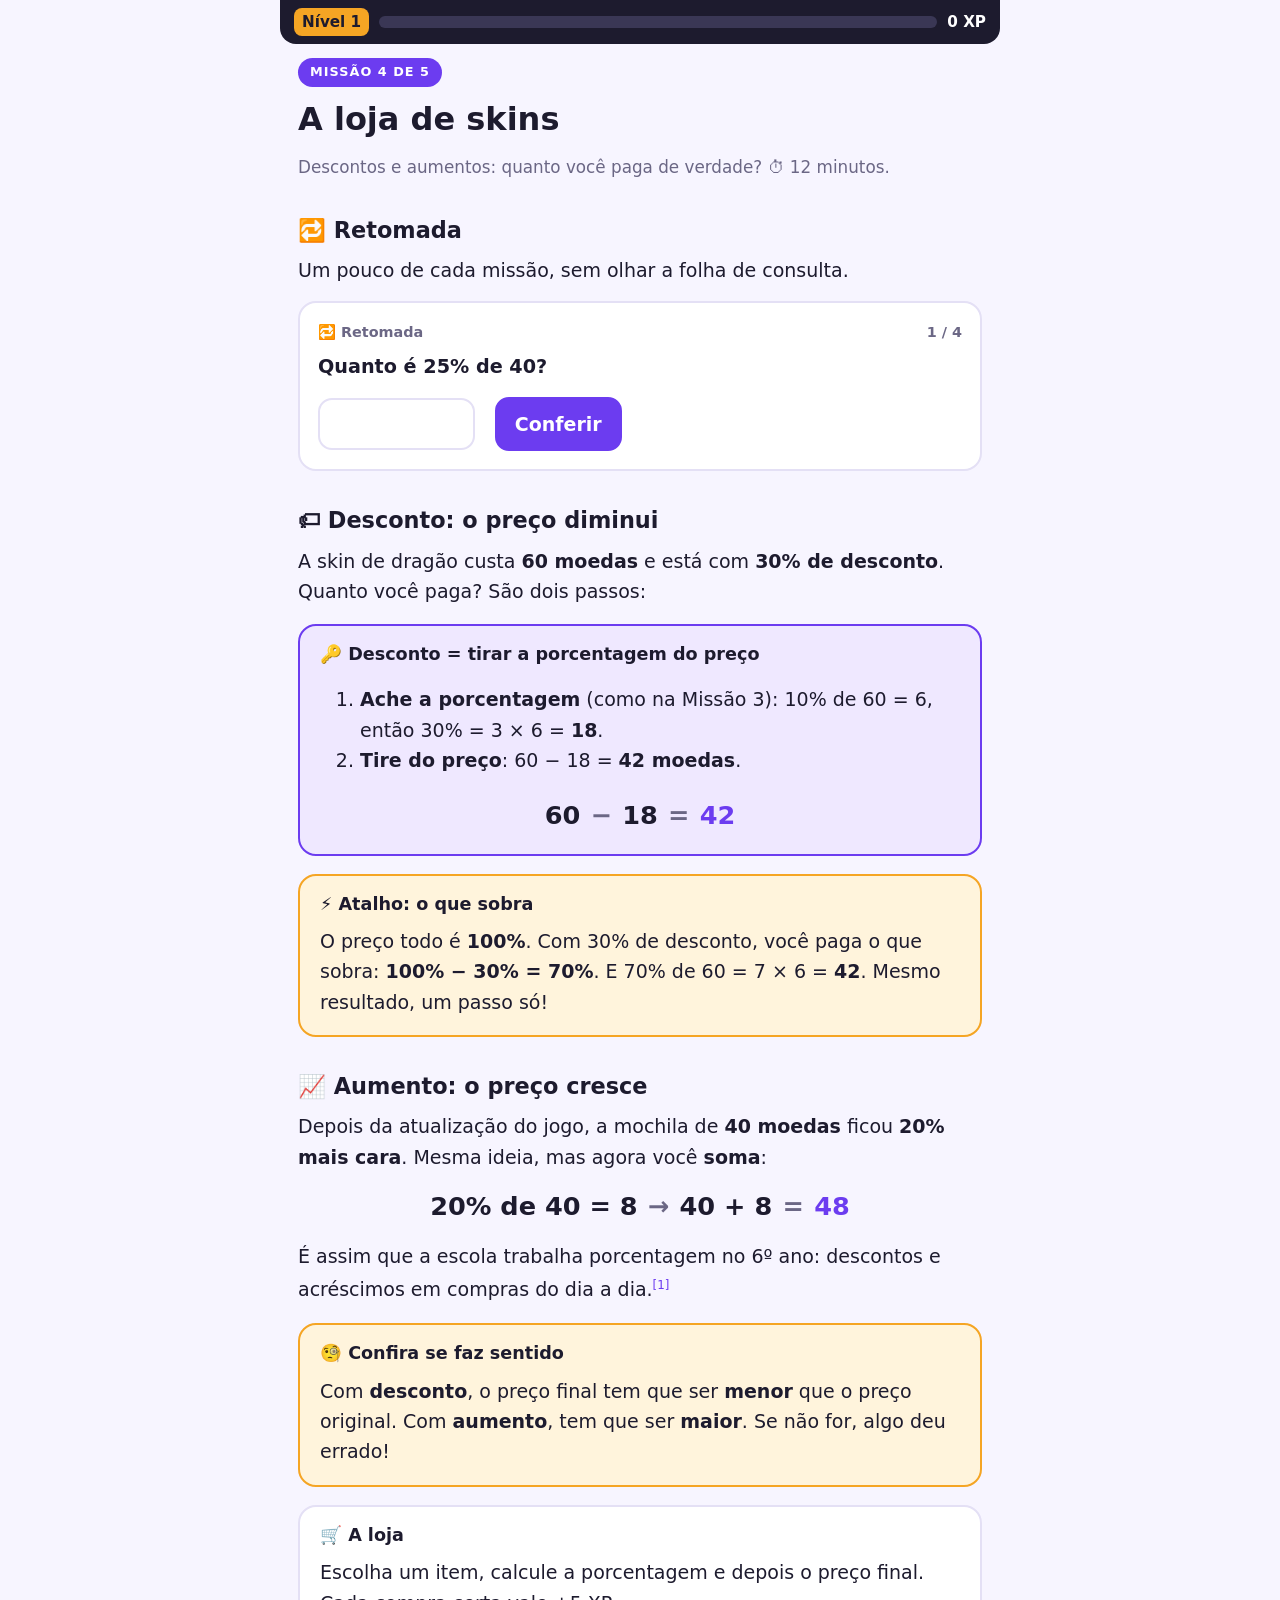
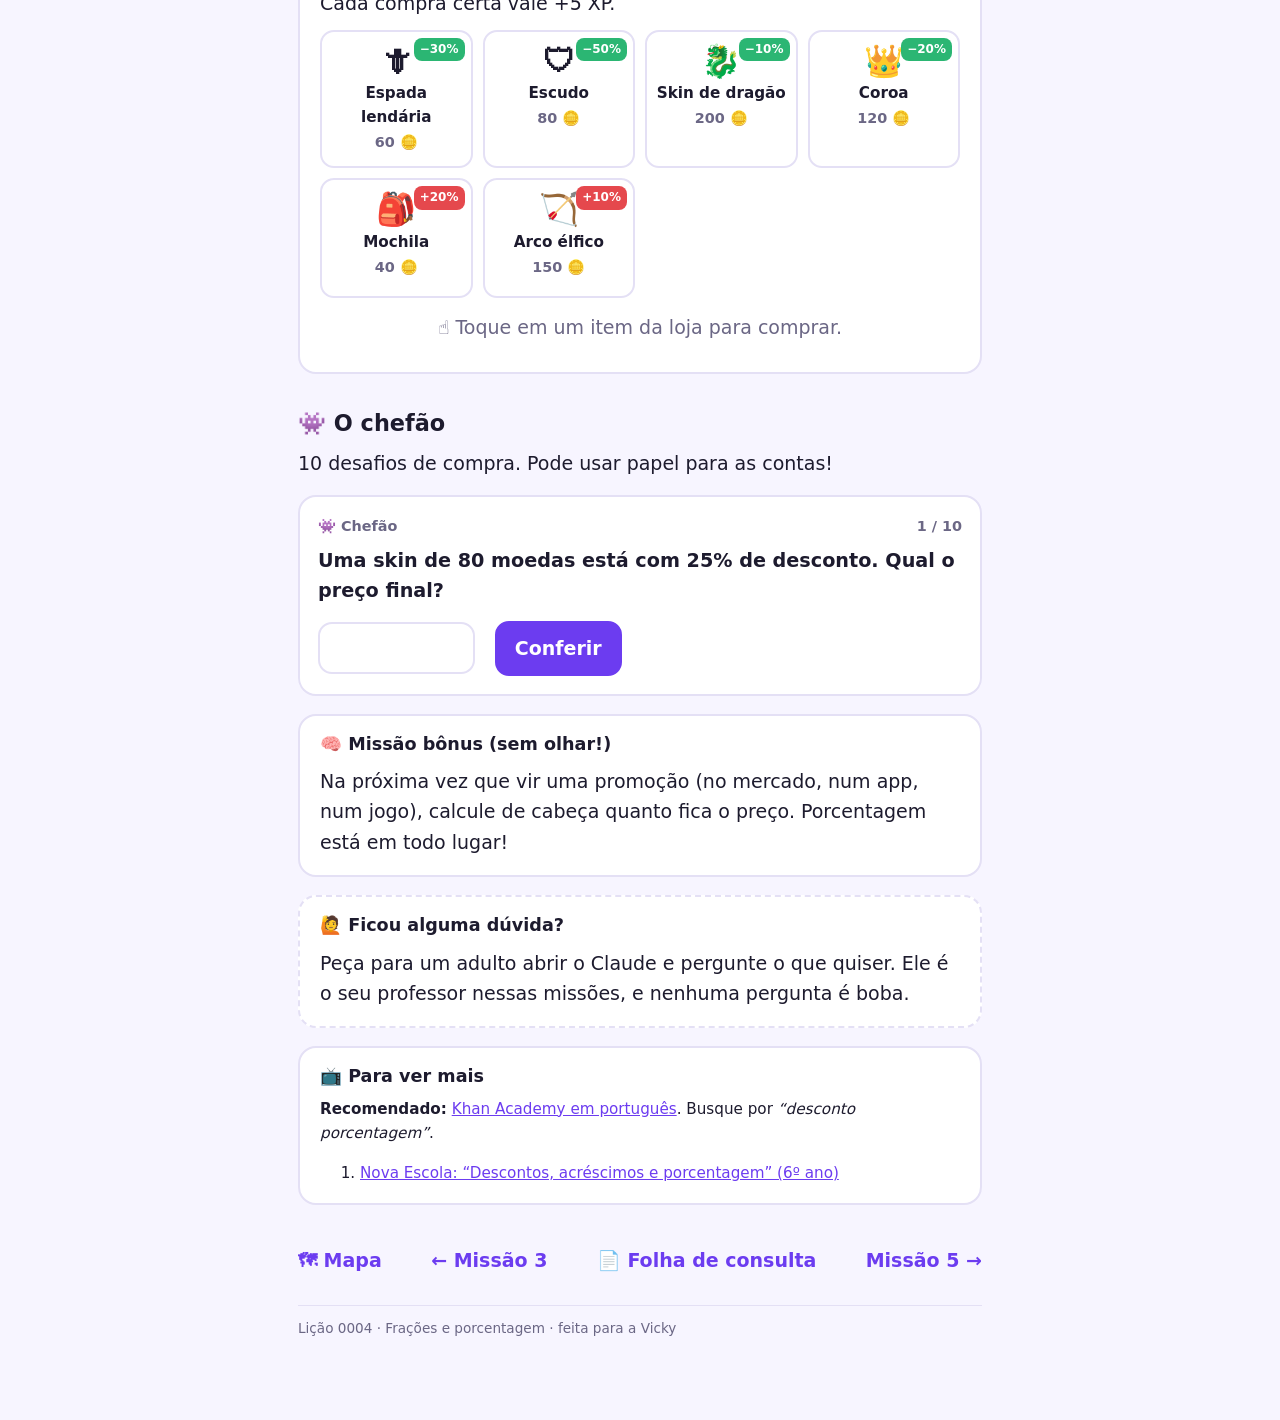
<file: lessons/0004-a-loja-de-skins.html>
<!DOCTYPE html>
<html lang="pt-BR">
<head>
<meta charset="utf-8">
<meta name="viewport" content="width=device-width, initial-scale=1">
<title>Missão 4 · A loja de skins</title>
<link rel="icon" href="../assets/icon.svg?v=4" type="image/svg+xml">
<link rel="stylesheet" href="../assets/style.css?v=4">
<link rel="stylesheet" href="../assets/components.css?v=4">
<script src="../assets/xp.js?v=4"></script>
<script src="../assets/visuals.js?v=4"></script>
<script src="../assets/quiz.js?v=4"></script>
<script src="../assets/loja.js?v=4"></script>
</head>
<body>
<main>
  <div id="xp"></div>

  <span class="mission-tag">Missão 4 de 5</span>
  <h1>A loja de skins</h1>
  <p class="subtitle">Descontos e aumentos: quanto você paga de verdade? ⏱ 12 minutos.</p>

  <h2>🔁 Retomada</h2>
  <p>Um pouco de cada missão, sem olhar a folha de consulta.</p>
  <div id="warmup"></div>

  <h2>🏷 Desconto: o preço diminui</h2>
  <p>A skin de dragão custa <strong>60 moedas</strong> e está com <strong>30% de desconto</strong>. Quanto você paga? São dois passos:</p>
  <div class="card key">
    <h3>🔑 Desconto = tirar a porcentagem do preço</h3>
    <ol>
      <li><strong>Ache a porcentagem</strong> (como na Missão 3): 10% de 60 = 6, então 30% = 3 × 6 = <strong>18</strong>.</li>
      <li><strong>Tire do preço</strong>: 60 − 18 = <strong>42 moedas</strong>.</li>
    </ol>
    <div class="eq"><span>60</span><span class="op">−</span><span>18</span><span class="op">=</span><span class="hl">42</span></div>
  </div>
  <div class="card tip">
    <h3>⚡ Atalho: o que sobra</h3>
    <p>O preço todo é <strong>100%</strong>. Com 30% de desconto, você paga o que sobra: <strong>100% − 30% = 70%</strong>. E 70% de 60 = 7 × 6 = <strong>42</strong>. Mesmo resultado, um passo só!</p>
  </div>

  <h2>📈 Aumento: o preço cresce</h2>
  <p>Depois da atualização do jogo, a mochila de <strong>40 moedas</strong> ficou <strong>20% mais cara</strong>. Mesma ideia, mas agora você <strong>soma</strong>:</p>
  <div class="eq"><span>20% de 40 = 8</span><span class="op">→</span><span>40 + 8</span><span class="op">=</span><span class="hl">48</span></div>
  <p>É assim que a escola trabalha porcentagem no 6º ano: descontos e acréscimos em compras do dia a dia.<sup class="cite"><a href="#fontes">[1]</a></sup></p>

  <div class="card tip">
    <h3>🧐 Confira se faz sentido</h3>
    <p>Com <strong>desconto</strong>, o preço final tem que ser <strong>menor</strong> que o preço original. Com <strong>aumento</strong>, tem que ser <strong>maior</strong>. Se não for, algo deu errado!</p>
  </div>

  <div class="card">
    <h3>🛒 A loja</h3>
    <p>Escolha um item, calcule a porcentagem e depois o preço final. Cada compra certa vale +5 XP.</p>
    <div id="loja"></div>
  </div>

  <h2>👾 O chefão</h2>
  <p>10 desafios de compra. Pode usar papel para as contas!</p>
  <div id="boss"></div>

  <div class="card">
    <h3>🧠 Missão bônus (sem olhar!)</h3>
    <p>Na próxima vez que vir uma promoção (no mercado, num app, num jogo), calcule de cabeça quanto fica o preço. Porcentagem está em todo lugar!</p>
  </div>

  <div class="card ask">
    <h3>🙋 Ficou alguma dúvida?</h3>
    <p>Peça para um adulto abrir o Claude e pergunte o que quiser. Ele é o seu professor nessas missões, e nenhuma pergunta é boba.</p>
  </div>

  <div class="card source" id="fontes">
    <h3>📺 Para ver mais</h3>
    <p><strong>Recomendado:</strong> <a href="https://pt.khanacademy.org/">Khan Academy em português</a>. Busque por <em>“desconto porcentagem”</em>.</p>
    <ol>
      <li><a href="https://novaescola.org.br/planos-de-aula/fundamental/6ano/matematica/descontos-acrescimos-e-porcentagem/6472">Nova Escola: “Descontos, acréscimos e porcentagem” (6º ano)</a></li>
    </ol>
  </div>

  <nav class="lesson-nav">
    <a href="../index.html">🗺 Mapa</a>
    <a href="0003-pegando-a-porcentagem.html">← Missão 3</a>
    <a href="../reference/fracoes-e-porcentagem.html">📄 Folha de consulta</a>
    <a href="0005-o-chefao-final.html">Missão 5 →</a>
  </nav>

  <footer>Lição 0004 · Frações e porcentagem · feita para a Vicky</footer>
</main>

<script>
  const F = (a, b) => '<span class="frac"><span>' + a + '</span><span>' + b + '</span></span>';

  XP.mount(document.getElementById('xp'));

  Quiz.mount(document.getElementById('warmup'), [
    { tag: '% de', text: 'Quanto é <strong>25% de 40</strong>?', input: true, answer: ['10'],
      hint: '25% = metade da metade.', explain: 'Metade de 40 = 20; metade de 20 = 10.' },
    { tag: 'fração → %', text: F(3, 4) + ' = ?', input: true, answer: ['75'], suffix: '%',
      hint: '4 × 25 = 100.', explain: '3 × 25 = 75 → 75%.', grid: 75 },
    { tag: '% → fração', text: '<strong>40%</strong> em fração, na forma mais simples:', fraction: [2, 5],
      hint: F(40, 100) + ' ÷ 10 → ' + F(4, 10) + '. Ainda dá para encolher?', explain: F(40, 100) + ' → ' + F(4, 10) + ' → ' + F(2, 5) + '.', grid: 40 },
    { tag: '% de', text: 'Quanto é <strong>10% de 90</strong>?', input: true, answer: ['9'],
      hint: '10% = dividir por 10.', explain: '90 ÷ 10 = 9.' },
  ], { id: '0004-retomada', title: '🔁 Retomada', xp: 5 });

  Loja.mount(document.getElementById('loja'), [
    { name: 'Espada lendária', emoji: '🗡', price: 60, pct: 30, mode: 'desconto' },
    { name: 'Escudo', emoji: '🛡', price: 80, pct: 50, mode: 'desconto' },
    { name: 'Skin de dragão', emoji: '🐉', price: 200, pct: 10, mode: 'desconto' },
    { name: 'Coroa', emoji: '👑', price: 120, pct: 20, mode: 'desconto' },
    { name: 'Mochila', emoji: '🎒', price: 40, pct: 20, mode: 'aumento' },
    { name: 'Arco élfico', emoji: '🏹', price: 150, pct: 10, mode: 'aumento' },
  ]);

  Quiz.mount(document.getElementById('boss'), [
    { tag: 'desconto', text: 'Uma skin de <strong>80 moedas</strong> está com <strong>25% de desconto</strong>. Qual o preço final?', input: true, answer: ['60'],
      hint: '25% de 80 = metade da metade = 20. Agora tire do preço.', explain: '25% de 80 = 20; 80 − 20 = 60 moedas.' },
    { tag: 'aumento', text: 'Uma mochila de <strong>50 moedas</strong> ficou <strong>10% mais cara</strong>. Qual o novo preço?', input: true, answer: ['55'],
      hint: '10% de 50 = 5. Aumento: some.', explain: '10% de 50 = 5; 50 + 5 = 55 moedas.' },
    { tag: 'desconto', text: 'Um item de <strong>200 moedas</strong> tem <strong>30% de desconto</strong>. Quantas moedas você <strong>economiza</strong>?', options: ['140', '60', '170', '30'], answer: 1,
      hint: 'Economizar = o valor do desconto, não o preço final.', explain: '10% de 200 = 20; 30% = 60. Você economiza 60 (e paga 140).' },
    { tag: 'desconto', text: 'Com <strong>20% de desconto</strong>, você paga quantos % do preço?', options: ['120%', '20%', '80%', '100%'], answer: 2,
      hint: 'O preço todo é 100%. Quanto sobra tirando 20%?', explain: '100% − 20% = 80%. Você paga 80% do preço.' },
    { tag: '% → fração', text: 'Revisão: <strong>15%</strong> em fração, na forma mais simples:', fraction: [3, 20],
      hint: F(15, 100) + ': 15 termina em 5, então os dois dividem por 5.', explain: F(15, 100) + ' ÷ 5 → ' + F(3, 20) + '.', grid: 15 },
    { tag: 'desconto', text: 'Um arco de <strong>90 moedas</strong> está com <strong>10% de desconto</strong>. Qual o preço final?', input: true, answer: ['81'],
      hint: '10% de 90 = 9.', explain: '90 − 9 = 81 moedas. (Ou: 90% de 90 = 9 × 9 = 81.)' },
    { tag: 'desconto', text: 'Uma skin custava <strong>50</strong> e agora custa <strong>40</strong>. Qual foi o desconto em %?', options: ['10%', '40%', '25%', '20%'], answer: 3,
      hint: 'Ela baixou 10 moedas. Que fração de 50 é 10? Depois leve até 100 (Missão 1!).', explain: 'Baixou 10 de 50: ' + F(10, 50) + ' = ' + F(20, 100) + ' = 20%.' },
    { tag: 'aumento', text: 'Uma armadura de <strong>200 moedas</strong> subiu <strong>5%</strong>. Qual o novo preço?', input: true, answer: ['210'],
      hint: '5% = metade de 10%. 10% de 200 = 20.', explain: '5% de 200 = 10; 200 + 10 = 210 moedas.' },
    { tag: '% → fração', text: 'Revisão: <strong>60%</strong> em fração, na forma mais simples:', fraction: [3, 5],
      hint: F(60, 100) + ' ÷ 10 → ' + F(6, 10) + '. Os dois são pares…', explain: F(60, 100) + ' → ' + F(6, 10) + ' → ' + F(3, 5) + '.', grid: 60 },
    { tag: 'comparar', text: 'Último golpe! Loja A: espada de <strong>100</strong> com <strong>30% off</strong>. Loja B: a mesma espada por <strong>80</strong> com <strong>10% off</strong>. Onde é mais barato?', options: ['Loja A', 'Loja B', 'Iguais', 'Nenhuma'], answer: 0,
      hint: 'Calcule o preço final nas duas lojas.', explain: 'A: 100 − 30 = 70. B: 80 − 8 = 72. A Loja A é mais barata! 🏆' },
  ], { id: '0004', title: '👾 Chefão' });
</script>
</body>
</html>
</file>
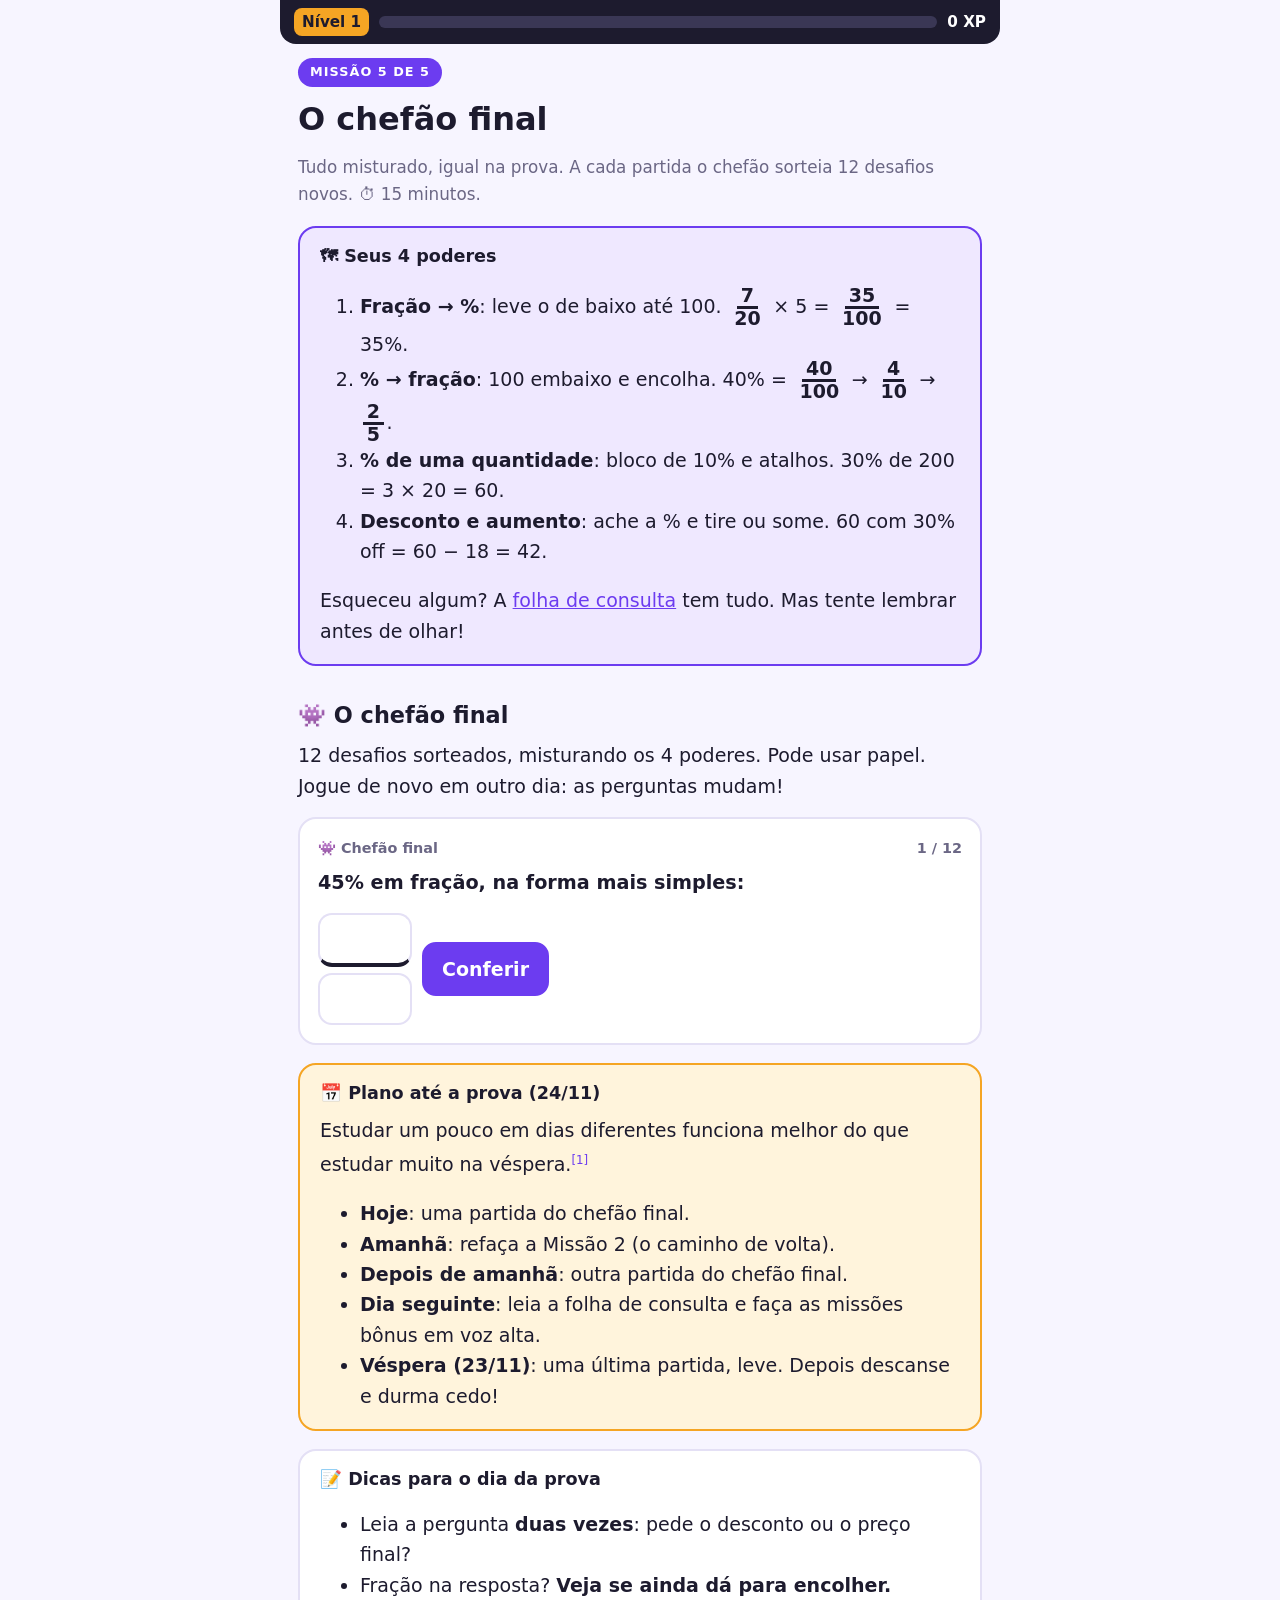
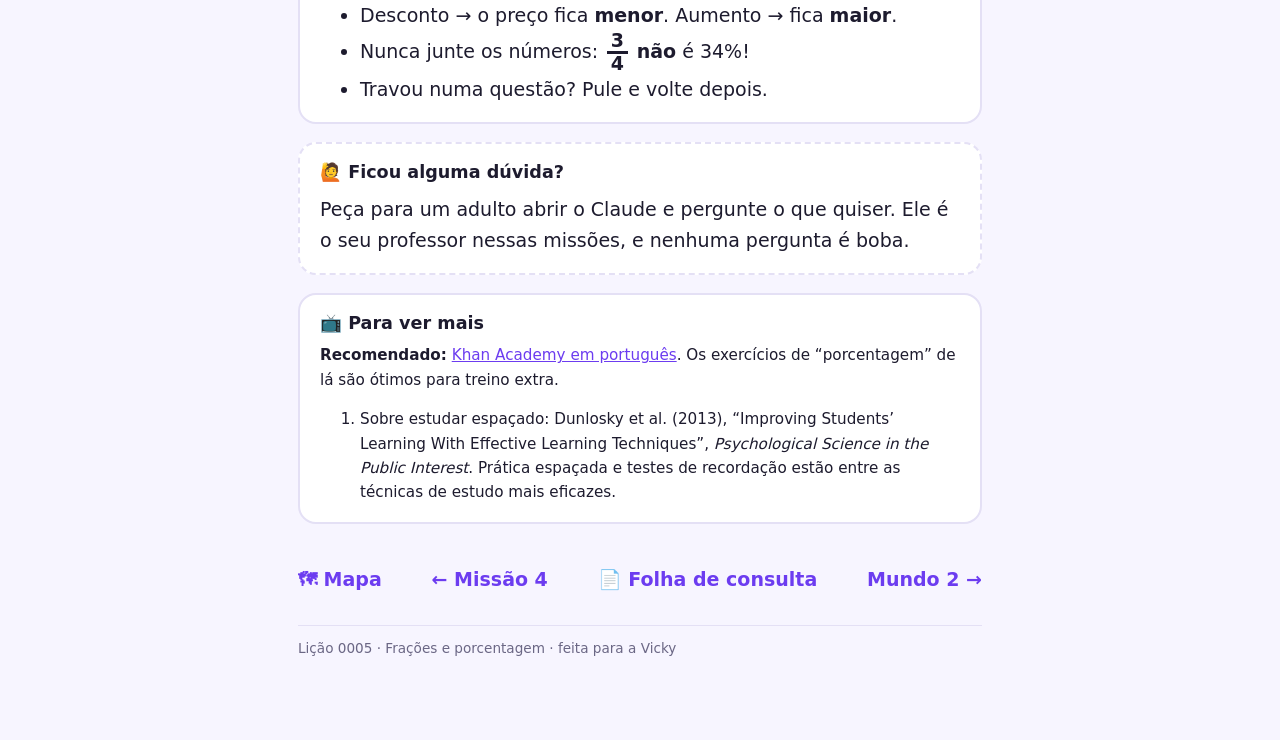
<file: lessons/0005-o-chefao-final.html>
<!DOCTYPE html>
<html lang="pt-BR">
<head>
<meta charset="utf-8">
<meta name="viewport" content="width=device-width, initial-scale=1">
<title>Missão 5 · O chefão final</title>
<link rel="icon" href="../assets/icon.svg?v=4" type="image/svg+xml">
<link rel="stylesheet" href="../assets/style.css?v=4">
<link rel="stylesheet" href="../assets/components.css?v=4">
<script src="../assets/xp.js?v=4"></script>
<script src="../assets/visuals.js?v=4"></script>
<script src="../assets/quiz.js?v=4"></script>
</head>
<body>
<main>
  <div id="xp"></div>

  <span class="mission-tag">Missão 5 de 5</span>
  <h1>O chefão final</h1>
  <p class="subtitle">Tudo misturado, igual na prova. A cada partida o chefão sorteia 12 desafios novos. ⏱ 15 minutos.</p>

  <div class="card key">
    <h3>🗺 Seus 4 poderes</h3>
    <ol>
      <li><strong>Fração → %</strong>: leve o de baixo até 100. <span class="frac"><span>7</span><span>20</span></span> × 5 = <span class="frac"><span>35</span><span>100</span></span> = 35%.</li>
      <li><strong>% → fração</strong>: 100 embaixo e encolha. 40% = <span class="frac"><span>40</span><span>100</span></span> → <span class="frac"><span>4</span><span>10</span></span> → <span class="frac"><span>2</span><span>5</span></span>.</li>
      <li><strong>% de uma quantidade</strong>: bloco de 10% e atalhos. 30% de 200 = 3 × 20 = 60.</li>
      <li><strong>Desconto e aumento</strong>: ache a % e tire ou some. 60 com 30% off = 60 − 18 = 42.</li>
    </ol>
    <p>Esqueceu algum? A <a href="../reference/fracoes-e-porcentagem.html">folha de consulta</a> tem tudo. Mas tente lembrar antes de olhar!</p>
  </div>

  <h2>👾 O chefão final</h2>
  <p>12 desafios sorteados, misturando os 4 poderes. Pode usar papel. Jogue de novo em outro dia: as perguntas mudam!</p>
  <div id="boss"></div>

  <div class="card tip">
    <h3>📅 Plano até a prova (24/11)</h3>
    <p>Estudar um pouco em dias diferentes funciona melhor do que estudar muito na véspera.<sup class="cite"><a href="#fontes">[1]</a></sup></p>
    <ul>
      <li><strong>Hoje</strong>: uma partida do chefão final.</li>
      <li><strong>Amanhã</strong>: refaça a Missão 2 (o caminho de volta).</li>
      <li><strong>Depois de amanhã</strong>: outra partida do chefão final.</li>
      <li><strong>Dia seguinte</strong>: leia a folha de consulta e faça as missões bônus em voz alta.</li>
      <li><strong>Véspera (23/11)</strong>: uma última partida, leve. Depois descanse e durma cedo!</li>
    </ul>
  </div>

  <div class="card">
    <h3>📝 Dicas para o dia da prova</h3>
    <ul>
      <li>Leia a pergunta <strong>duas vezes</strong>: pede o desconto ou o preço final?</li>
      <li>Fração na resposta? <strong>Veja se ainda dá para encolher.</strong></li>
      <li>Desconto → o preço fica <strong>menor</strong>. Aumento → fica <strong>maior</strong>.</li>
      <li>Nunca junte os números: <span class="frac"><span>3</span><span>4</span></span> <strong>não</strong> é 34%!</li>
      <li>Travou numa questão? Pule e volte depois.</li>
    </ul>
  </div>

  <div class="card ask">
    <h3>🙋 Ficou alguma dúvida?</h3>
    <p>Peça para um adulto abrir o Claude e pergunte o que quiser. Ele é o seu professor nessas missões, e nenhuma pergunta é boba.</p>
  </div>

  <div class="card source" id="fontes">
    <h3>📺 Para ver mais</h3>
    <p><strong>Recomendado:</strong> <a href="https://pt.khanacademy.org/">Khan Academy em português</a>. Os exercícios de “porcentagem” de lá são ótimos para treino extra.</p>
    <ol>
      <li>Sobre estudar espaçado: Dunlosky et al. (2013), “Improving Students’ Learning With Effective Learning Techniques”, <em>Psychological Science in the Public Interest</em>. Prática espaçada e testes de recordação estão entre as técnicas de estudo mais eficazes.</li>
    </ol>
  </div>

  <nav class="lesson-nav">
    <a href="../index.html">🗺 Mapa</a>
    <a href="0004-a-loja-de-skins.html">← Missão 4</a>
    <a href="../reference/fracoes-e-porcentagem.html">📄 Folha de consulta</a>
    <a href="0006-a-pesquisa-do-cla.html">Mundo 2 →</a>
  </nav>

  <footer>Lição 0005 · Frações e porcentagem · feita para a Vicky</footer>
</main>

<script>
  const F = (a, b) => '<span class="frac"><span>' + a + '</span><span>' + b + '</span></span>';
  const FP = 'fração → %', PF = '% → fração', PQ = '% de', DA = 'desconto/aumento', CP = 'comparar';

  XP.mount(document.getElementById('xp'));

  Quiz.mount(document.getElementById('boss'), [
    // Fração → %
    { tag: FP, text: F(1, 4) + ' = ?', input: true, answer: ['25'], suffix: '%', hint: '4 × 25 = 100.', explain: '1 × 25 = 25 → 25%.', grid: 25 },
    { tag: FP, text: F(7, 10) + ' = ?', input: true, answer: ['70'], suffix: '%', hint: '10 × 10 = 100.', explain: '7 × 10 = 70 → 70%.', grid: 70 },
    { tag: FP, text: F(3, 20) + ' = ?', input: true, answer: ['15'], suffix: '%', hint: '20 × 5 = 100.', explain: '3 × 5 = 15 → 15%.', grid: 15 },
    { tag: FP, text: F(12, 25) + ' = ?', input: true, answer: ['48'], suffix: '%', hint: '25 × 4 = 100.', explain: '12 × 4 = 48 → 48%.', grid: 48 },
    { tag: FP, text: F(1, 50) + ' = ?', options: ['50%', '2%', '1%', '5%'], answer: 1, hint: '50 × 2 = 100.', explain: '1 × 2 = 2 → 2%.', grid: 2 },
    // % → fração
    { tag: PF, text: '<strong>20%</strong> em fração, na forma mais simples:', fraction: [1, 5], hint: F(20, 100) + ' ÷ 10 → ' + F(2, 10) + '. Ainda dá?', explain: F(20, 100) + ' → ' + F(2, 10) + ' → ' + F(1, 5) + '.', grid: 20 },
    { tag: PF, text: '<strong>75%</strong> em fração, na forma mais simples:', fraction: [3, 4], hint: F(75, 100) + ': os dois dividem por 25.', explain: F(75, 100) + ' ÷ 25 → ' + F(3, 4) + '.', grid: 75 },
    { tag: PF, text: '<strong>45%</strong> em fração, na forma mais simples:', fraction: [9, 20], hint: F(45, 100) + ': 45 termina em 5, divida os dois por 5.', explain: F(45, 100) + ' ÷ 5 → ' + F(9, 20) + '.', grid: 45 },
    { tag: PF, text: '<strong>8%</strong> em fração, na forma mais simples:', fraction: [2, 25], hint: F(8, 100) + ': os dois são pares. Divida por 2, e de novo por 2.', explain: F(8, 100) + ' → ' + F(4, 50) + ' → ' + F(2, 25) + '.', grid: 8 },
    { tag: PF, text: '<strong>65%</strong> em fração, na forma mais simples:', fraction: [13, 20], hint: F(65, 100) + ': 65 termina em 5, divida os dois por 5.', explain: F(65, 100) + ' ÷ 5 → ' + F(13, 20) + '.', grid: 65 },
    { tag: PF, text: '<strong>50%</strong> é igual a qual fração?', options: [F(5, 1), F(1, 5), F(1, 2), F(2, 5)], answer: 2, hint: F(50, 100) + ': metade!', explain: F(50, 100) + ' = ' + F(1, 2) + '.', grid: 50 },
    // % de uma quantidade
    { tag: PQ, text: 'Quanto é <strong>10% de 430</strong>?', input: true, answer: ['43'], hint: '10% = dividir por 10.', explain: '430 ÷ 10 = 43.' },
    { tag: PQ, text: 'Quanto é <strong>25% de 60</strong>?', input: true, answer: ['15'], hint: 'Metade da metade.', explain: 'Metade de 60 = 30; metade de 30 = 15.' },
    { tag: PQ, text: 'Quanto é <strong>75% de 40</strong>?', options: ['30', '35', '10', '25'], answer: 0, hint: '75% = 50% + 25%.', explain: '50% de 40 = 20; 25% = 10; 20 + 10 = 30.' },
    { tag: PQ, text: 'Quanto é <strong>5% de 300</strong>?', input: true, answer: ['15'], hint: 'Ache 10% e pegue a metade.', explain: '10% de 300 = 30; metade = 15.' },
    { tag: PQ, text: 'Quanto é <strong>1% de 900</strong>?', input: true, answer: ['9'], hint: '1% = dividir por 100.', explain: '900 ÷ 100 = 9.' },
    { tag: PQ, text: 'Quanto é <strong>30% de 50</strong>?', input: true, answer: ['15'], hint: '10% de 50 = 5. Quantos blocos?', explain: '3 × 5 = 15.' },
    // Desconto e aumento
    { tag: DA, text: 'Uma coroa de <strong>120 moedas</strong> tem <strong>25% de desconto</strong>. Qual o preço final?', input: true, answer: ['90'], hint: '25% de 120 = metade da metade = 30.', explain: '120 − 30 = 90 moedas.' },
    { tag: DA, text: 'Um escudo de <strong>70 moedas</strong> tem <strong>10% de desconto</strong>. Qual o preço final?', input: true, answer: ['63'], hint: '10% de 70 = 7.', explain: '70 − 7 = 63 moedas.' },
    { tag: DA, text: 'Uma poção de <strong>40 moedas</strong> ficou <strong>50% mais cara</strong>. Qual o novo preço?', options: ['20', '90', '60', '45'], answer: 2, hint: '50% de 40 = metade. Aumento: some.', explain: '50% de 40 = 20; 40 + 20 = 60 moedas.' },
    { tag: DA, text: 'Uma skin de <strong>250 moedas</strong> tem <strong>20% de desconto</strong>. Qual o preço final?', input: true, answer: ['200'], hint: '10% de 250 = 25; 20% = 50.', explain: '250 − 50 = 200 moedas.' },
    { tag: DA, text: 'Um item baixou de <strong>80</strong> para <strong>60 moedas</strong>. Qual foi o desconto em %?', options: ['20%', '60%', '25%', '75%'], answer: 2, hint: 'Baixou 20 de 80. Que fração é ' + F(20, 80) + '? Encolha e leve até 100.', explain: F(20, 80) + ' = ' + F(1, 4) + ' = 25%.' },
    // Comparar e problemas
    { tag: CP, text: 'Qual vale mais: ' + F(2, 5) + ' ou <strong>35%</strong>?', options: ['2/5', '35%', 'Iguais', 'Nenhum'], answer: 0, hint: 'Transforme ' + F(2, 5) + ' em porcentagem.', explain: F(2, 5) + ' = 40%, que é mais que 35%.', grid: 40 },
    { tag: CP, text: 'Numa turma de <strong>20 alunos</strong>, <strong>15</strong> gostam de games. Que porcentagem da turma é essa?', input: true, answer: ['75'], suffix: '%', hint: 'A fração é ' + F(15, 20) + '. Leve até 100.', explain: F(15, 20) + ' × 5 = ' + F(75, 100) + ' = 75%.', grid: 75 },
  ], { id: '0005', title: '👾 Chefão final', sample: 12 });
</script>
</body>
</html>
</file>
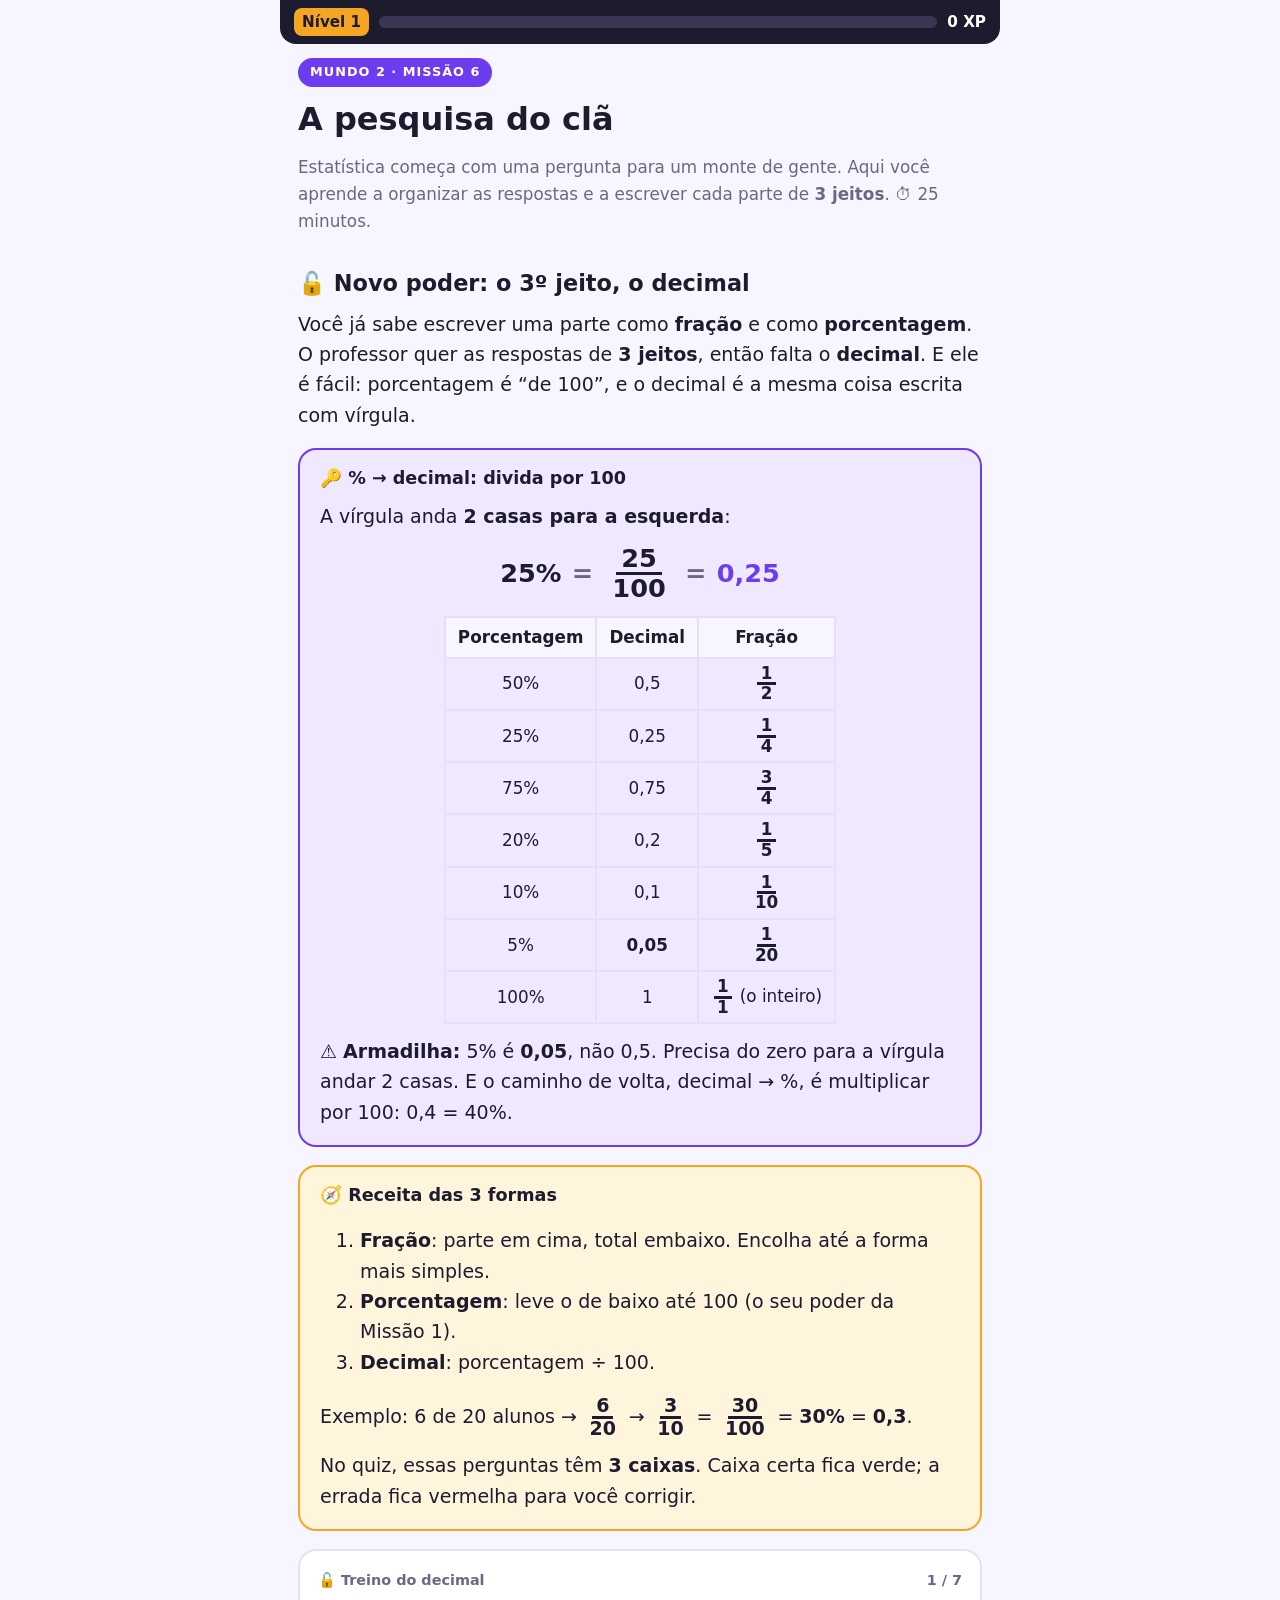
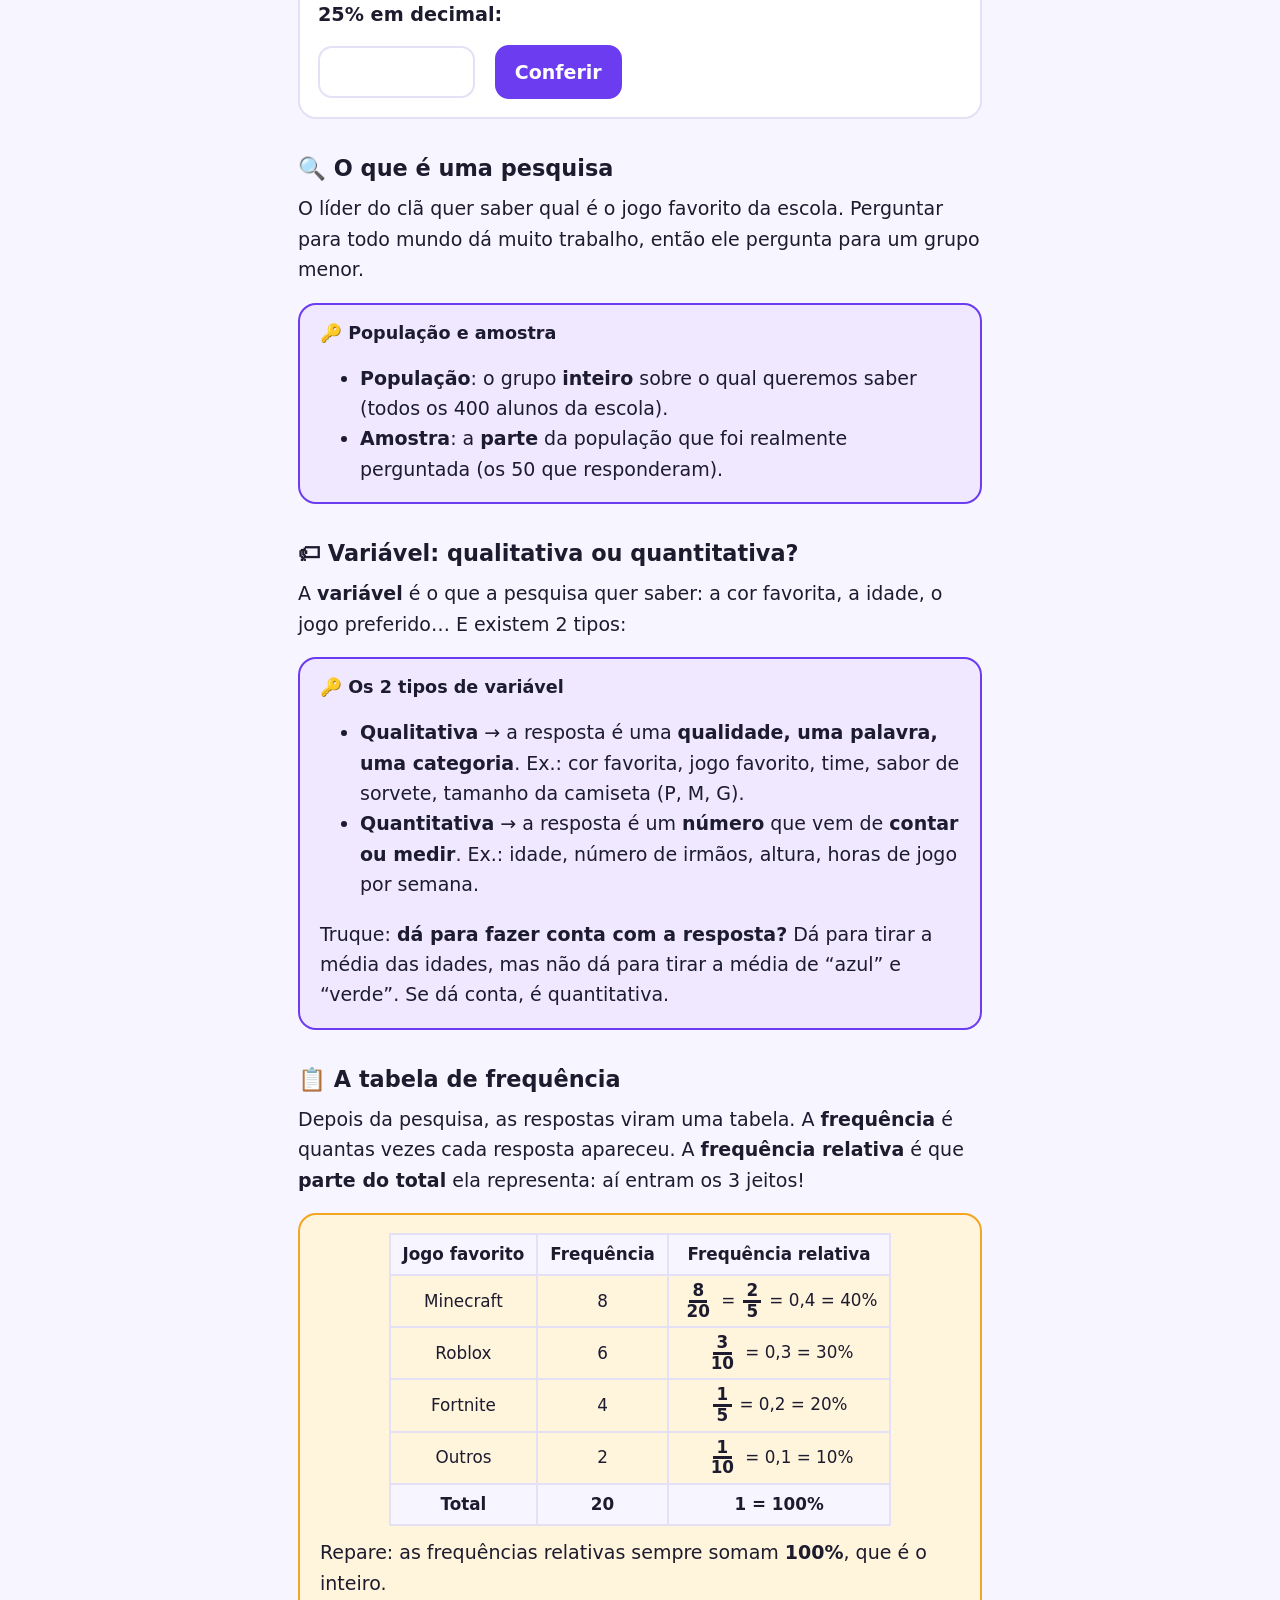
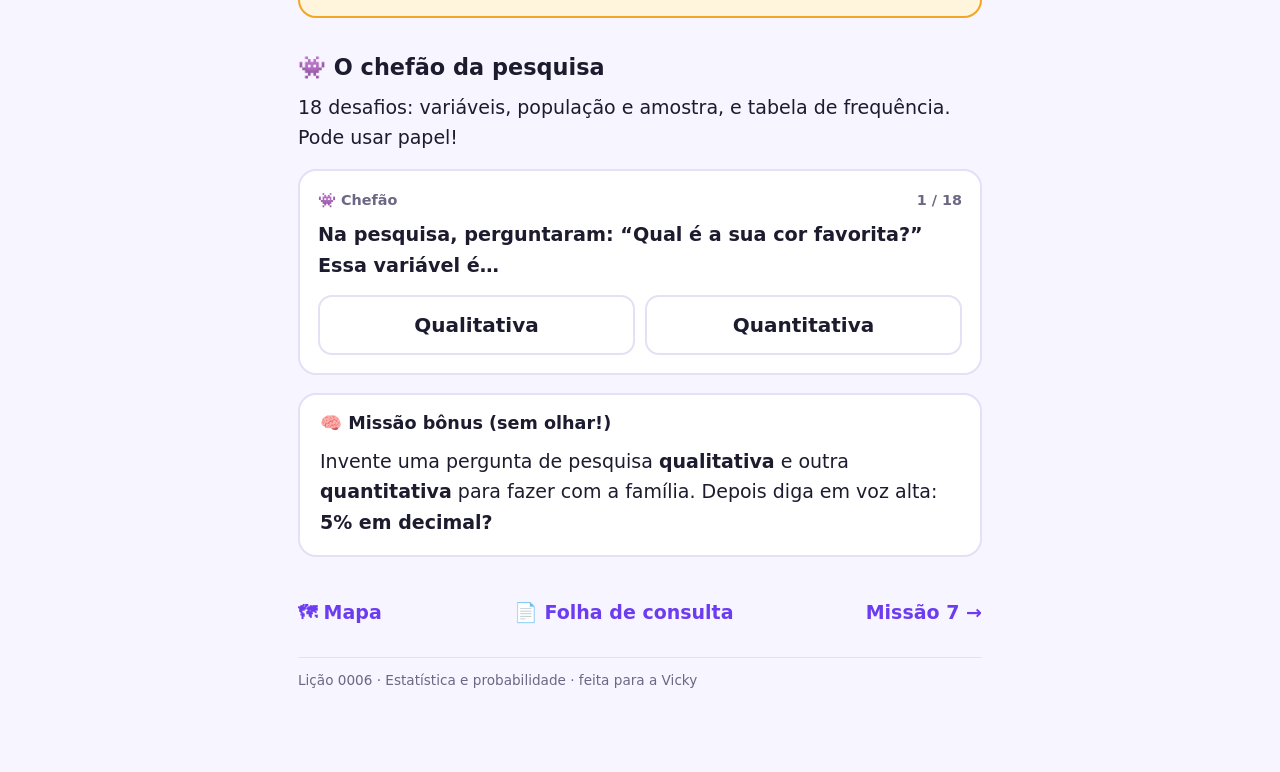
<file: lessons/0006-a-pesquisa-do-cla.html>
<!DOCTYPE html>
<html lang="pt-BR">
<head>
<meta charset="utf-8">
<meta name="viewport" content="width=device-width, initial-scale=1">
<title>Missão 6 · A pesquisa do clã</title>
<link rel="icon" href="../assets/icon.svg?v=4" type="image/svg+xml">
<link rel="stylesheet" href="../assets/style.css?v=4">
<link rel="stylesheet" href="../assets/components.css?v=4">
<script src="../assets/xp.js?v=4"></script>
<script src="../assets/visuals.js?v=4"></script>
<script src="../assets/quiz.js?v=4"></script>
<script src="../assets/charts.js?v=4"></script>
<script src="../assets/mundo2.js?v=4"></script>
</head>
<body>
<main>
  <div id="xp"></div>

  <span class="mission-tag">Mundo 2 · Missão 6</span>
  <h1>A pesquisa do clã</h1>
  <p class="subtitle">Estatística começa com uma pergunta para um monte de gente. Aqui você aprende a organizar as respostas e a escrever cada parte de <strong>3 jeitos</strong>. ⏱ 25 minutos.</p>

  <h2>🔓 Novo poder: o 3º jeito, o decimal</h2>
  <p>Você já sabe escrever uma parte como <strong>fração</strong> e como <strong>porcentagem</strong>. O professor quer as respostas de <strong>3 jeitos</strong>, então falta o <strong>decimal</strong>. E ele é fácil: porcentagem é “de 100”, e o decimal é a mesma coisa escrita com vírgula.</p>
  <div class="card key">
    <h3>🔑 % → decimal: divida por 100</h3>
    <p>A vírgula anda <strong>2 casas para a esquerda</strong>:</p>
    <div class="eq"><span>25%</span><span class="op">=</span><span><span class="frac"><span>25</span><span>100</span></span></span><span class="op">=</span><span class="hl">0,25</span></div>
    <table class="freq">
      <tr><th>Porcentagem</th><th>Decimal</th><th>Fração</th></tr>
      <tr><td>50%</td><td>0,5</td><td><span class="frac"><span>1</span><span>2</span></span></td></tr>
      <tr><td>25%</td><td>0,25</td><td><span class="frac"><span>1</span><span>4</span></span></td></tr>
      <tr><td>75%</td><td>0,75</td><td><span class="frac"><span>3</span><span>4</span></span></td></tr>
      <tr><td>20%</td><td>0,2</td><td><span class="frac"><span>1</span><span>5</span></span></td></tr>
      <tr><td>10%</td><td>0,1</td><td><span class="frac"><span>1</span><span>10</span></span></td></tr>
      <tr><td>5%</td><td><strong>0,05</strong></td><td><span class="frac"><span>1</span><span>20</span></span></td></tr>
      <tr><td>100%</td><td>1</td><td><span class="frac"><span>1</span><span>1</span></span> (o inteiro)</td></tr>
    </table>
    <p>⚠ <strong>Armadilha:</strong> 5% é <strong>0,05</strong>, não 0,5. Precisa do zero para a vírgula andar 2 casas. E o caminho de volta, decimal → %, é multiplicar por 100: 0,4 = 40%.</p>
  </div>
  <div class="card tip">
    <h3>🧭 Receita das 3 formas</h3>
    <ol>
      <li><strong>Fração</strong>: parte em cima, total embaixo. Encolha até a forma mais simples.</li>
      <li><strong>Porcentagem</strong>: leve o de baixo até 100 (o seu poder da Missão 1).</li>
      <li><strong>Decimal</strong>: porcentagem ÷ 100.</li>
    </ol>
    <p>Exemplo: 6 de 20 alunos → <span class="frac"><span>6</span><span>20</span></span> → <span class="frac"><span>3</span><span>10</span></span> = <span class="frac"><span>30</span><span>100</span></span> = <strong>30%</strong> = <strong>0,3</strong>.</p>
    <p>No quiz, essas perguntas têm <strong>3 caixas</strong>. Caixa certa fica verde; a errada fica vermelha para você corrigir.</p>
  </div>
  <div id="ponte"></div>

  <h2>🔍 O que é uma pesquisa</h2>
  <p>O líder do clã quer saber qual é o jogo favorito da escola. Perguntar para todo mundo dá muito trabalho, então ele pergunta para um grupo menor.</p>
  <div class="card key">
    <h3>🔑 População e amostra</h3>
    <ul>
      <li><strong>População</strong>: o grupo <strong>inteiro</strong> sobre o qual queremos saber (todos os 400 alunos da escola).</li>
      <li><strong>Amostra</strong>: a <strong>parte</strong> da população que foi realmente perguntada (os 50 que responderam).</li>
    </ul>
  </div>

  <h2>🏷 Variável: qualitativa ou quantitativa?</h2>
  <p>A <strong>variável</strong> é o que a pesquisa quer saber: a cor favorita, a idade, o jogo preferido… E existem 2 tipos:</p>
  <div class="card key">
    <h3>🔑 Os 2 tipos de variável</h3>
    <ul>
      <li><strong>Qualitativa</strong> → a resposta é uma <strong>qualidade, uma palavra, uma categoria</strong>. Ex.: cor favorita, jogo favorito, time, sabor de sorvete, tamanho da camiseta (P, M, G).</li>
      <li><strong>Quantitativa</strong> → a resposta é um <strong>número</strong> que vem de <strong>contar ou medir</strong>. Ex.: idade, número de irmãos, altura, horas de jogo por semana.</li>
    </ul>
    <p>Truque: <strong>dá para fazer conta com a resposta?</strong> Dá para tirar a média das idades, mas não dá para tirar a média de “azul” e “verde”. Se dá conta, é quantitativa.</p>
  </div>

  <h2>📋 A tabela de frequência</h2>
  <p>Depois da pesquisa, as respostas viram uma tabela. A <strong>frequência</strong> é quantas vezes cada resposta apareceu. A <strong>frequência relativa</strong> é que <strong>parte do total</strong> ela representa: aí entram os 3 jeitos!</p>
  <div class="card tip">
    <table class="freq">
      <tr><th>Jogo favorito</th><th>Frequência</th><th>Frequência relativa</th></tr>
      <tr><td>Minecraft</td><td>8</td><td><span class="frac"><span>8</span><span>20</span></span> = <span class="frac"><span>2</span><span>5</span></span> = 0,4 = 40%</td></tr>
      <tr><td>Roblox</td><td>6</td><td><span class="frac"><span>3</span><span>10</span></span> = 0,3 = 30%</td></tr>
      <tr><td>Fortnite</td><td>4</td><td><span class="frac"><span>1</span><span>5</span></span> = 0,2 = 20%</td></tr>
      <tr><td>Outros</td><td>2</td><td><span class="frac"><span>1</span><span>10</span></span> = 0,1 = 10%</td></tr>
      <tr><th>Total</th><th>20</th><th>1 = 100%</th></tr>
    </table>
    <p>Repare: as frequências relativas sempre somam <strong>100%</strong>, que é o inteiro.</p>
  </div>

  <h2>👾 O chefão da pesquisa</h2>
  <p>18 desafios: variáveis, população e amostra, e tabela de frequência. Pode usar papel!</p>
  <div id="boss"></div>

  <div class="card">
    <h3>🧠 Missão bônus (sem olhar!)</h3>
    <p>Invente uma pergunta de pesquisa <strong>qualitativa</strong> e outra <strong>quantitativa</strong> para fazer com a família. Depois diga em voz alta: <strong>5% em decimal?</strong></p>
  </div>

  <nav class="lesson-nav">
    <a href="../index.html">🗺 Mapa</a>
    <a href="../reference/estatistica-e-probabilidade.html">📄 Folha de consulta</a>
    <a href="0007-lendo-graficos.html">Missão 7 →</a>
  </nav>

  <footer>Lição 0006 · Estatística e probabilidade · feita para a Vicky</footer>
</main>

<script>
  XP.mount(document.getElementById('xp'));

  Quiz.mount(document.getElementById('ponte'), [
    { text: '<strong>25%</strong> em decimal:', input: true, answer: ['0,25', '.25'], hint: '25 ÷ 100: a vírgula anda 2 casas para a esquerda.', explain: '25% = 0,25.' },
    { text: '<strong>50%</strong> em decimal:', input: true, answer: ['0,5', '0,50', '.5'], hint: '50 ÷ 100.', explain: '50% = 0,50 = 0,5 (o zero no fim pode sair).' },
    { text: '<strong>5%</strong> em decimal:', options: ['0,5', '0,05', '5,0', '0,005'], answer: 1, hint: 'A vírgula anda 2 casas. 5 tem só 1 algarismo… complete com zero.', explain: '5% = 0,05. Cuidado: 0,5 seria 50%!' },
    { text: 'O decimal <strong>0,4</strong> é quantos por cento?', input: true, answer: ['40'], suffix: '%', hint: 'Decimal → %: × 100.', explain: '0,4 = 0,40 = 40%.' },
    { text: 'O decimal <strong>0,08</strong> é quantos por cento?', input: true, answer: ['8'], suffix: '%', hint: '× 100: a vírgula anda 2 casas para a direita.', explain: '0,08 = 8%.' },
    { text: 'Agora os 3 jeitos! <strong>3 de 4</strong> partes:', triple: [3, 4], hint: '4 × 25 = 100.' },
    { text: '<strong>1 de 5</strong> partes, nos 3 jeitos:', triple: [1, 5], hint: '5 × 20 = 100.' },
  ], { id: '0006-ponte', title: '🔓 Treino do decimal', xp: 5 });

  Quiz.mount(document.getElementById('boss'), M2.m6, { id: '0006', title: '👾 Chefão' });
</script>
</body>
</html>
</file>
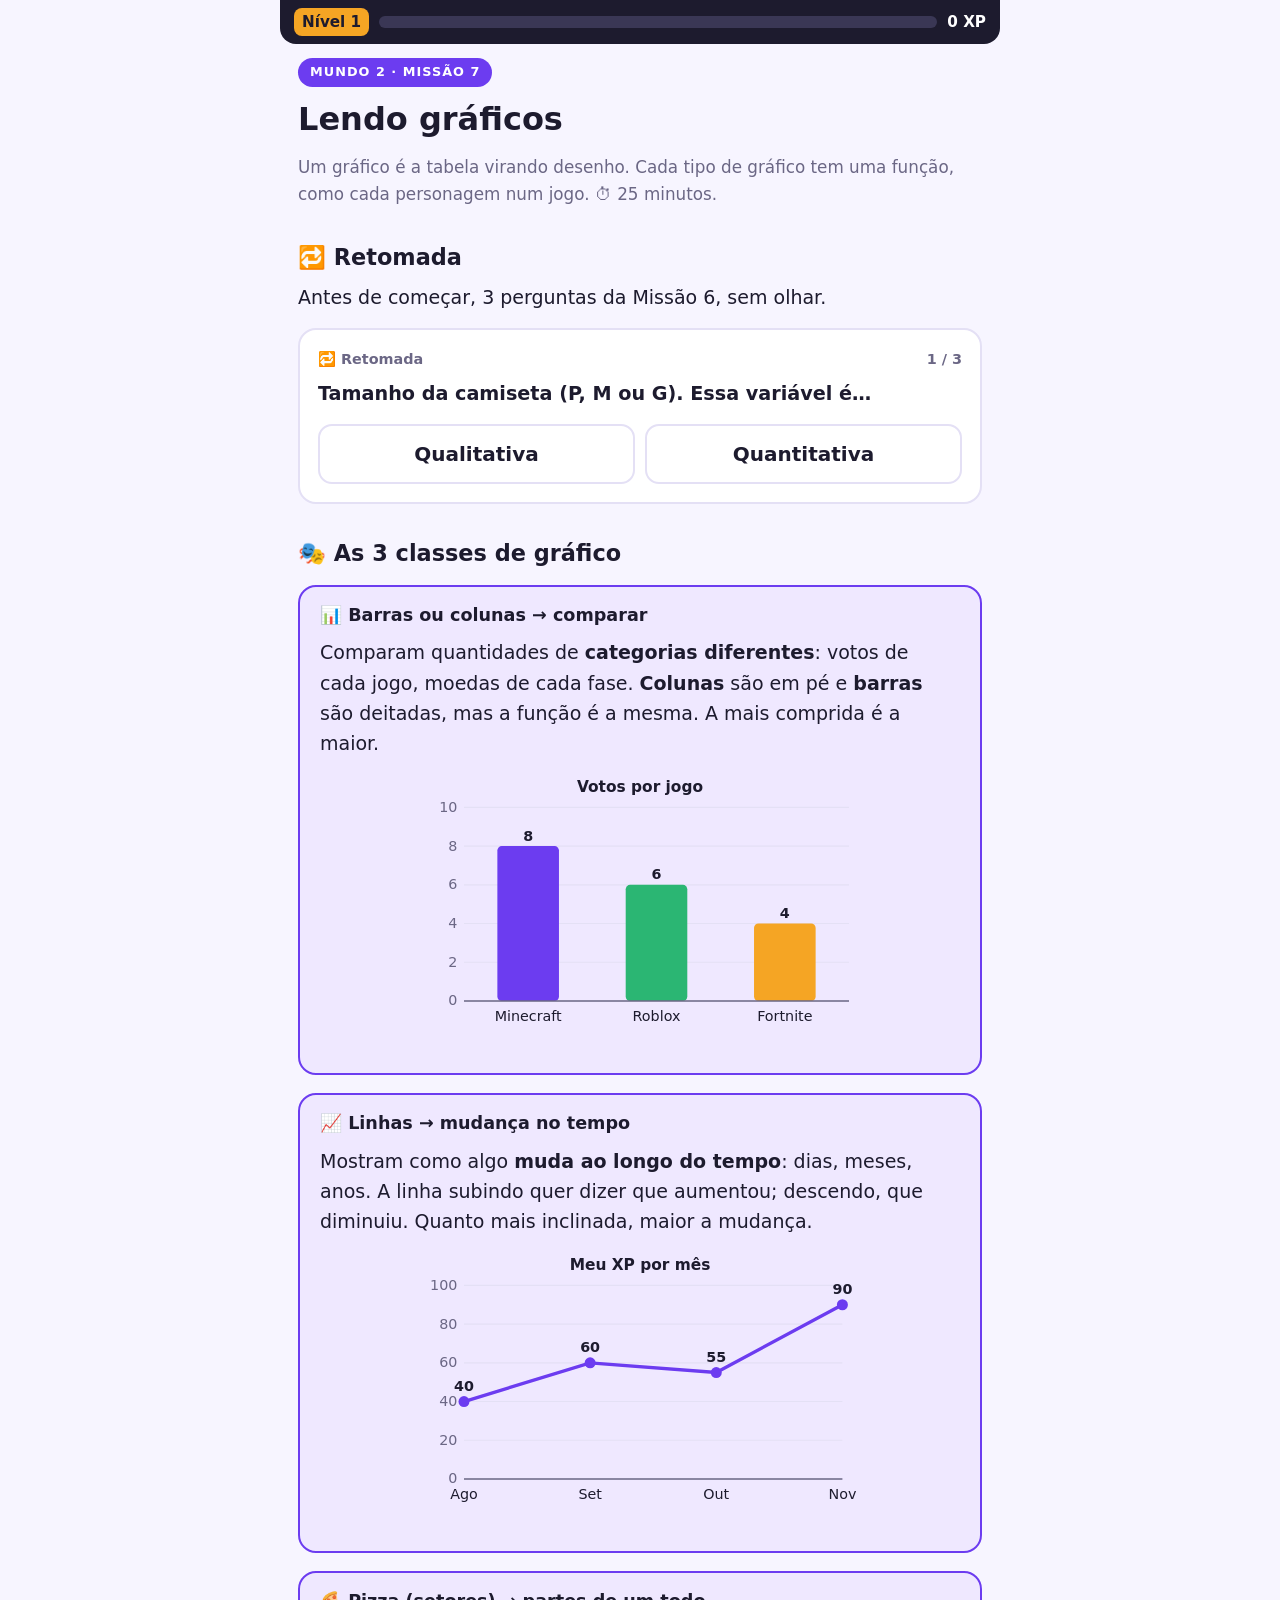
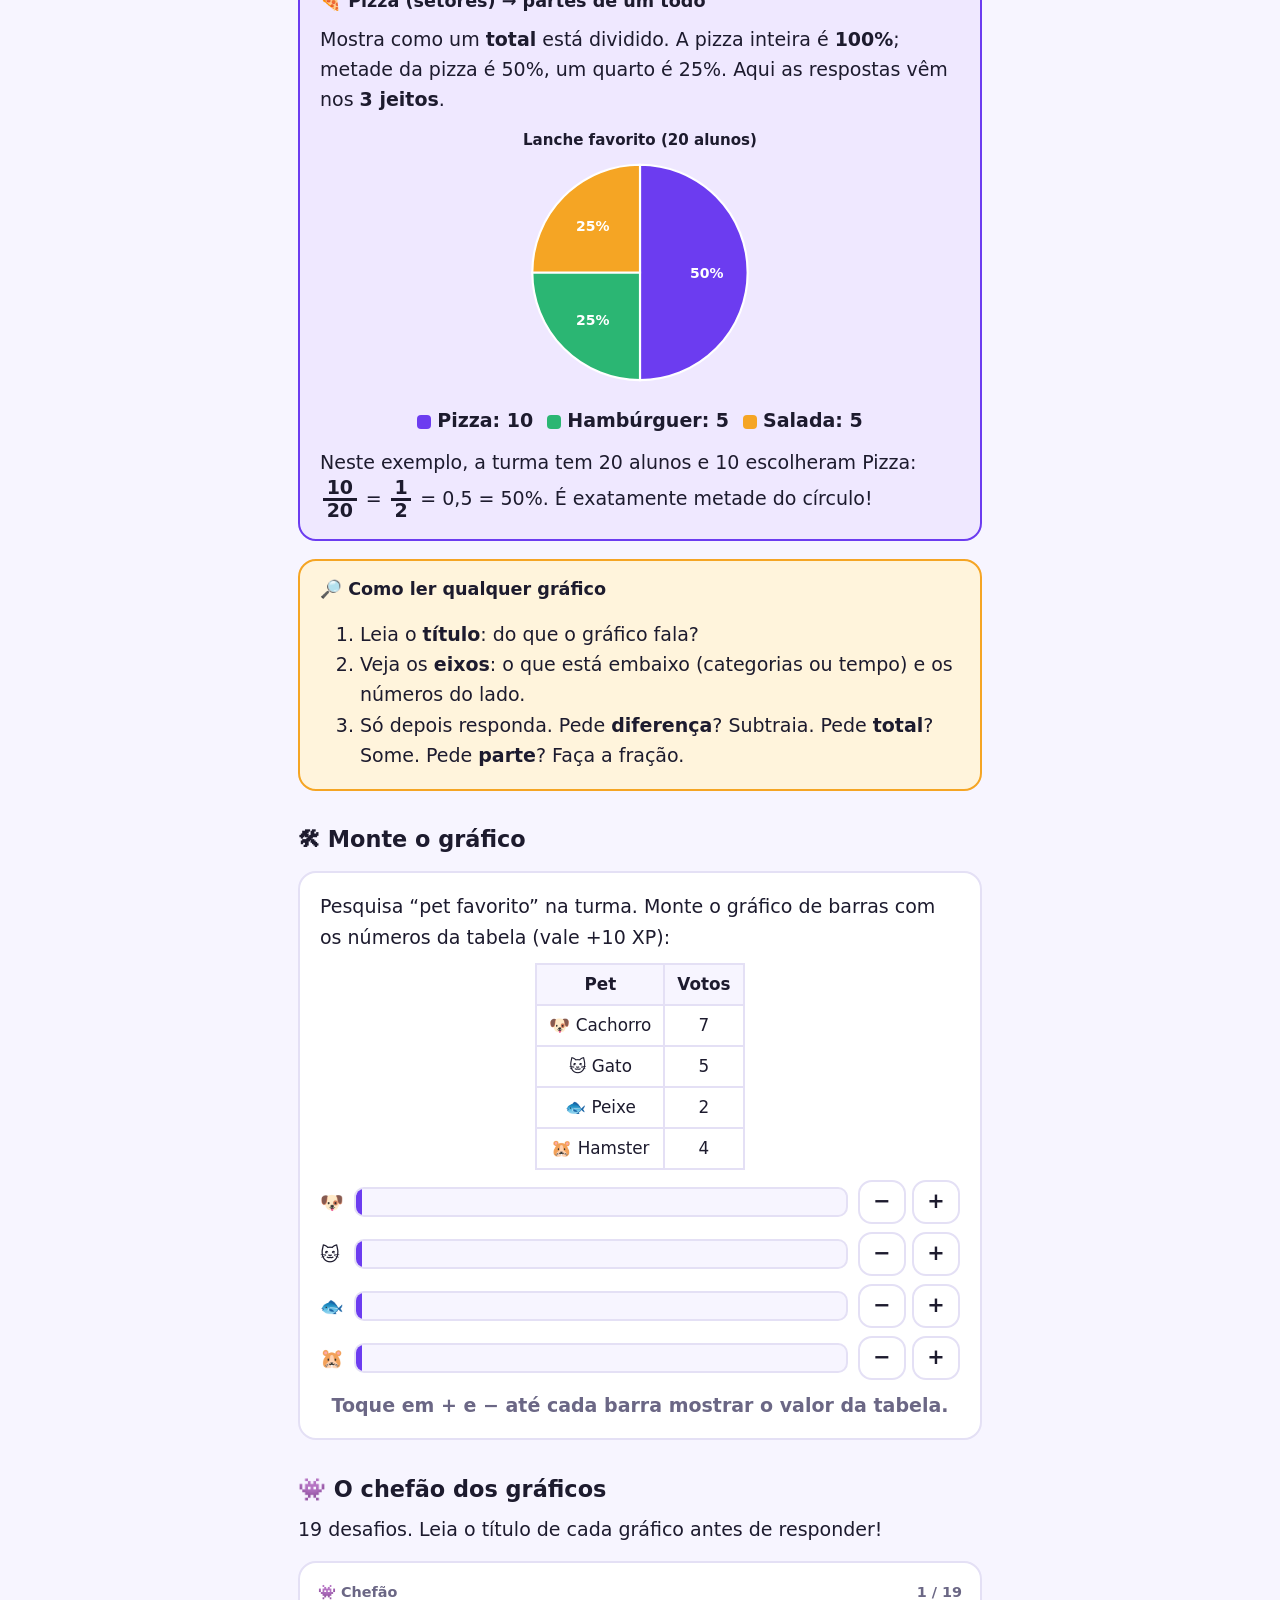
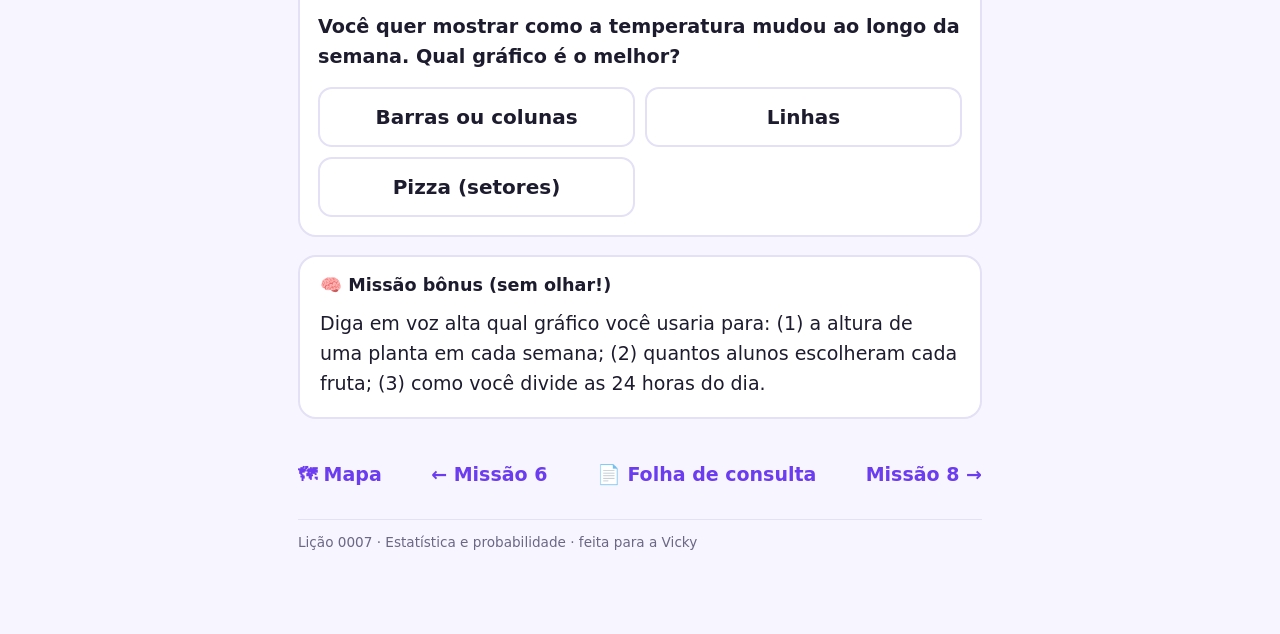
<file: lessons/0007-lendo-graficos.html>
<!DOCTYPE html>
<html lang="pt-BR">
<head>
<meta charset="utf-8">
<meta name="viewport" content="width=device-width, initial-scale=1">
<title>Missão 7 · Lendo gráficos</title>
<link rel="icon" href="../assets/icon.svg?v=4" type="image/svg+xml">
<link rel="stylesheet" href="../assets/style.css?v=4">
<link rel="stylesheet" href="../assets/components.css?v=4">
<script src="../assets/xp.js?v=4"></script>
<script src="../assets/visuals.js?v=4"></script>
<script src="../assets/quiz.js?v=4"></script>
<script src="../assets/charts.js?v=4"></script>
<script src="../assets/mundo2.js?v=4"></script>
</head>
<body>
<main>
  <div id="xp"></div>

  <span class="mission-tag">Mundo 2 · Missão 7</span>
  <h1>Lendo gráficos</h1>
  <p class="subtitle">Um gráfico é a tabela virando desenho. Cada tipo de gráfico tem uma função, como cada personagem num jogo. ⏱ 25 minutos.</p>

  <h2>🔁 Retomada</h2>
  <p>Antes de começar, 3 perguntas da Missão 6, sem olhar.</p>
  <div id="warmup"></div>

  <h2>🎭 As 3 classes de gráfico</h2>
  <div class="card key">
    <h3>📊 Barras ou colunas → comparar</h3>
    <p>Comparam quantidades de <strong>categorias diferentes</strong>: votos de cada jogo, moedas de cada fase. <strong>Colunas</strong> são em pé e <strong>barras</strong> são deitadas, mas a função é a mesma. A mais comprida é a maior.</p>
    <div id="ex-bar"></div>
  </div>
  <div class="card key">
    <h3>📈 Linhas → mudança no tempo</h3>
    <p>Mostram como algo <strong>muda ao longo do tempo</strong>: dias, meses, anos. A linha subindo quer dizer que aumentou; descendo, que diminuiu. Quanto mais inclinada, maior a mudança.</p>
    <div id="ex-line"></div>
  </div>
  <div class="card key">
    <h3>🍕 Pizza (setores) → partes de um todo</h3>
    <p>Mostra como um <strong>total</strong> está dividido. A pizza inteira é <strong>100%</strong>; metade da pizza é 50%, um quarto é 25%. Aqui as respostas vêm nos <strong>3 jeitos</strong>.</p>
    <div id="ex-pie"></div>
    <p>Neste exemplo, a turma tem 20 alunos e 10 escolheram Pizza: <span class="frac"><span>10</span><span>20</span></span> = <span class="frac"><span>1</span><span>2</span></span> = 0,5 = 50%. É exatamente metade do círculo!</p>
  </div>

  <div class="card tip">
    <h3>🔎 Como ler qualquer gráfico</h3>
    <ol>
      <li>Leia o <strong>título</strong>: do que o gráfico fala?</li>
      <li>Veja os <strong>eixos</strong>: o que está embaixo (categorias ou tempo) e os números do lado.</li>
      <li>Só depois responda. Pede <strong>diferença</strong>? Subtraia. Pede <strong>total</strong>? Some. Pede <strong>parte</strong>? Faça a fração.</li>
    </ol>
  </div>

  <h2>🛠 Monte o gráfico</h2>
  <div class="card">
    <p>Pesquisa “pet favorito” na turma. Monte o gráfico de barras com os números da tabela (vale +10 XP):</p>
    <div id="tabela-pet"></div>
    <div id="montador"></div>
  </div>

  <h2>👾 O chefão dos gráficos</h2>
  <p>19 desafios. Leia o título de cada gráfico antes de responder!</p>
  <div id="boss"></div>

  <div class="card">
    <h3>🧠 Missão bônus (sem olhar!)</h3>
    <p>Diga em voz alta qual gráfico você usaria para: (1) a altura de uma planta em cada semana; (2) quantos alunos escolheram cada fruta; (3) como você divide as 24 horas do dia.</p>
  </div>

  <nav class="lesson-nav">
    <a href="../index.html">🗺 Mapa</a>
    <a href="0006-a-pesquisa-do-cla.html">← Missão 6</a>
    <a href="../reference/estatistica-e-probabilidade.html">📄 Folha de consulta</a>
    <a href="0008-amplitude-e-media.html">Missão 8 →</a>
  </nav>

  <footer>Lição 0007 · Estatística e probabilidade · feita para a Vicky</footer>
</main>

<script>
  XP.mount(document.getElementById('xp'));
  document.getElementById('ex-bar').innerHTML = Charts.bar({ title: 'Votos por jogo', labels: ['Minecraft', 'Roblox', 'Fortnite'], values: [8, 6, 4], max: 10 });
  document.getElementById('ex-line').innerHTML = Charts.line({ title: 'Meu XP por mês', labels: ['Ago', 'Set', 'Out', 'Nov'], values: [40, 60, 55, 90], max: 100 });
  document.getElementById('ex-pie').innerHTML = Charts.pie({ title: 'Lanche favorito (20 alunos)', labels: ['Pizza: 10', 'Hambúrguer: 5', 'Salada: 5'], values: [10, 5, 5], showPct: true });
  document.getElementById('tabela-pet').innerHTML = Charts.table({ head: ['Pet', 'Votos'], rows: [['🐶 Cachorro', 7], ['🐱 Gato', 5], ['🐟 Peixe', 2], ['🐹 Hamster', 4]] });
  Montador.mount(document.getElementById('montador'), { labels: ['🐶', '🐱', '🐟', '🐹'], values: [7, 5, 2, 4], max: 10, done: 'Viu como o desenho mostra na hora que o cachorro ganhou e o peixe ficou em último?' });

  Quiz.mount(document.getElementById('warmup'), [
    M2.m6[5],
    M2.m6[8],
    M2.m6[12],
  ], { id: '0007-retomada', title: '🔁 Retomada', xp: 5 });

  Quiz.mount(document.getElementById('boss'), M2.m7, { id: '0007', title: '👾 Chefão' });
</script>
</body>
</html>
</file>
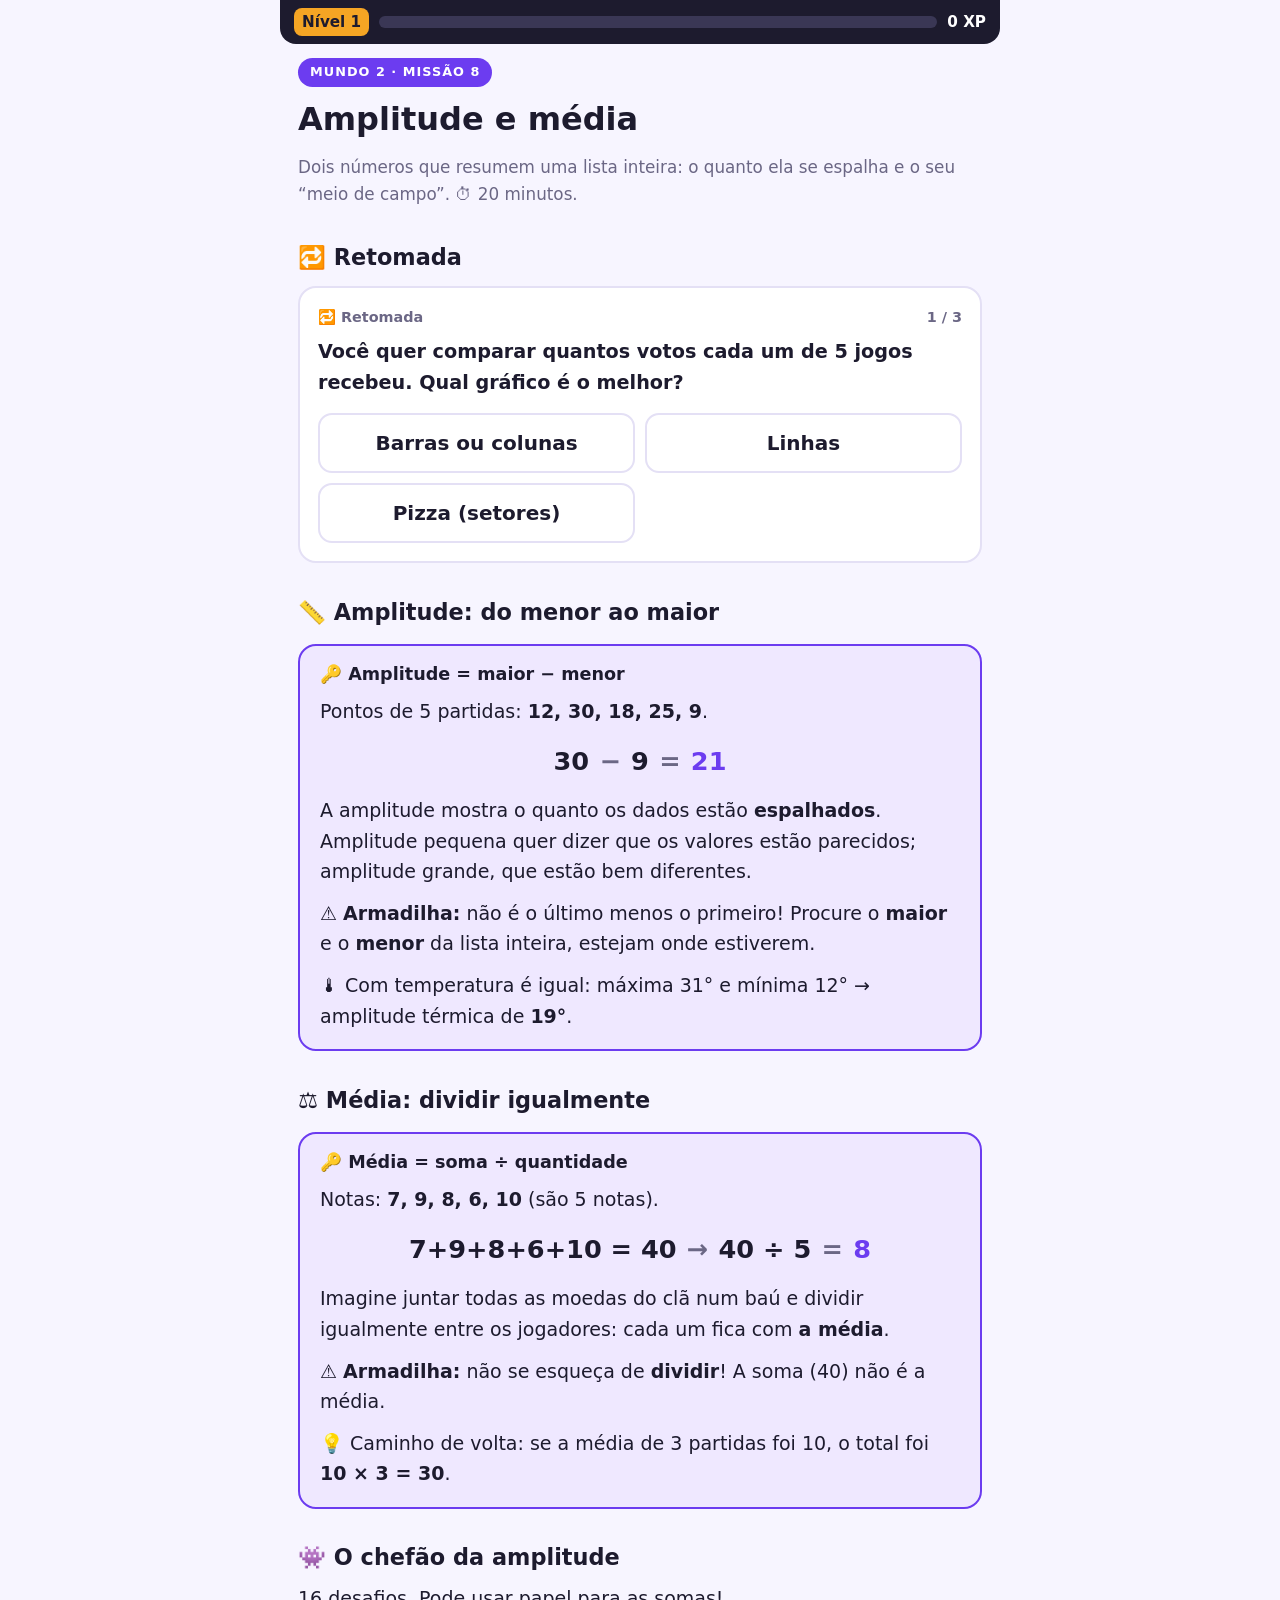
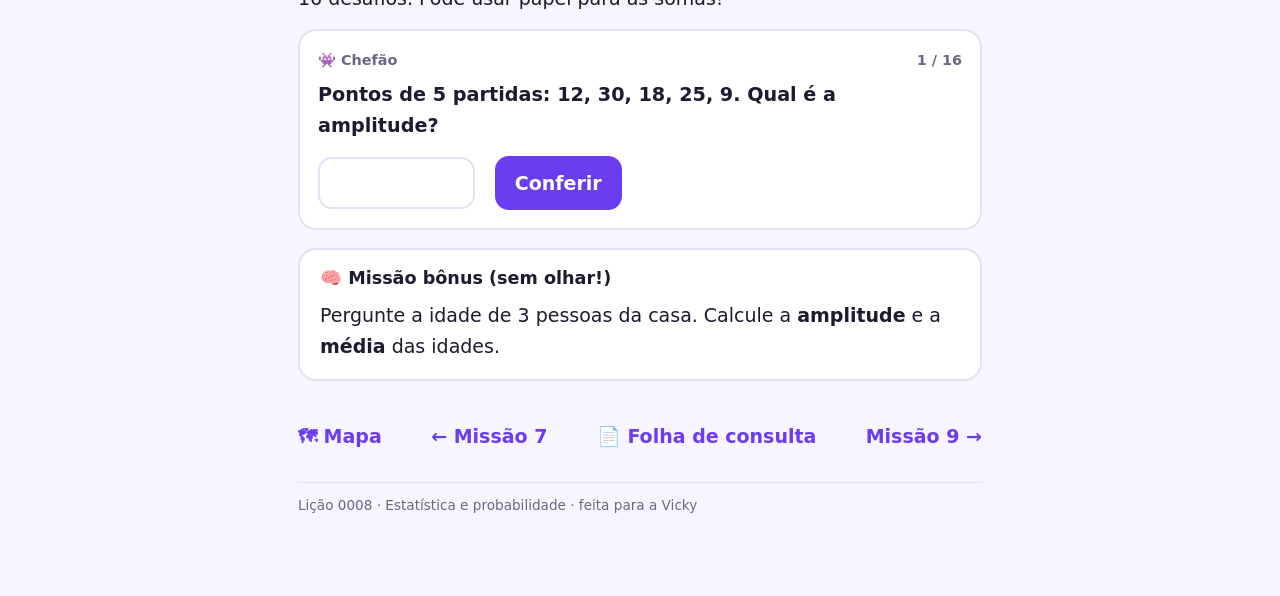
<file: lessons/0008-amplitude-e-media.html>
<!DOCTYPE html>
<html lang="pt-BR">
<head>
<meta charset="utf-8">
<meta name="viewport" content="width=device-width, initial-scale=1">
<title>Missão 8 · Amplitude e média</title>
<link rel="icon" href="../assets/icon.svg?v=4" type="image/svg+xml">
<link rel="stylesheet" href="../assets/style.css?v=4">
<link rel="stylesheet" href="../assets/components.css?v=4">
<script src="../assets/xp.js?v=4"></script>
<script src="../assets/visuals.js?v=4"></script>
<script src="../assets/quiz.js?v=4"></script>
<script src="../assets/charts.js?v=4"></script>
<script src="../assets/mundo2.js?v=4"></script>
</head>
<body>
<main>
  <div id="xp"></div>

  <span class="mission-tag">Mundo 2 · Missão 8</span>
  <h1>Amplitude e média</h1>
  <p class="subtitle">Dois números que resumem uma lista inteira: o quanto ela se espalha e o seu “meio de campo”. ⏱ 20 minutos.</p>

  <h2>🔁 Retomada</h2>
  <div id="warmup"></div>

  <h2>📏 Amplitude: do menor ao maior</h2>
  <div class="card key">
    <h3>🔑 Amplitude = maior − menor</h3>
    <p>Pontos de 5 partidas: <strong>12, 30, 18, 25, 9</strong>.</p>
    <div class="eq"><span>30</span><span class="op">−</span><span>9</span><span class="op">=</span><span class="hl">21</span></div>
    <p>A amplitude mostra o quanto os dados estão <strong>espalhados</strong>. Amplitude pequena quer dizer que os valores estão parecidos; amplitude grande, que estão bem diferentes.</p>
    <p>⚠ <strong>Armadilha:</strong> não é o último menos o primeiro! Procure o <strong>maior</strong> e o <strong>menor</strong> da lista inteira, estejam onde estiverem.</p>
    <p>🌡 Com temperatura é igual: máxima 31° e mínima 12° → amplitude térmica de <strong>19°</strong>.</p>
  </div>

  <h2>⚖ Média: dividir igualmente</h2>
  <div class="card key">
    <h3>🔑 Média = soma ÷ quantidade</h3>
    <p>Notas: <strong>7, 9, 8, 6, 10</strong> (são 5 notas).</p>
    <div class="eq"><span>7+9+8+6+10 = 40</span><span class="op">→</span><span>40 ÷ 5</span><span class="op">=</span><span class="hl">8</span></div>
    <p>Imagine juntar todas as moedas do clã num baú e dividir igualmente entre os jogadores: cada um fica com <strong>a média</strong>.</p>
    <p>⚠ <strong>Armadilha:</strong> não se esqueça de <strong>dividir</strong>! A soma (40) não é a média.</p>
    <p>💡 Caminho de volta: se a média de 3 partidas foi 10, o total foi <strong>10 × 3 = 30</strong>.</p>
  </div>

  <h2>👾 O chefão da amplitude</h2>
  <p>16 desafios. Pode usar papel para as somas!</p>
  <div id="boss"></div>

  <div class="card">
    <h3>🧠 Missão bônus (sem olhar!)</h3>
    <p>Pergunte a idade de 3 pessoas da casa. Calcule a <strong>amplitude</strong> e a <strong>média</strong> das idades.</p>
  </div>

  <nav class="lesson-nav">
    <a href="../index.html">🗺 Mapa</a>
    <a href="0007-lendo-graficos.html">← Missão 7</a>
    <a href="../reference/estatistica-e-probabilidade.html">📄 Folha de consulta</a>
    <a href="0009-sorte-ou-azar.html">Missão 9 →</a>
  </nav>

  <footer>Lição 0008 · Estatística e probabilidade · feita para a Vicky</footer>
</main>

<script>
  XP.mount(document.getElementById('xp'));

  Quiz.mount(document.getElementById('warmup'), [
    M2.m7[2],
    M2.m7[15],
    M2.m6[1],
  ], { id: '0008-retomada', title: '🔁 Retomada', xp: 5 });

  Quiz.mount(document.getElementById('boss'), M2.m8, { id: '0008', title: '👾 Chefão' });
</script>
</body>
</html>
</file>
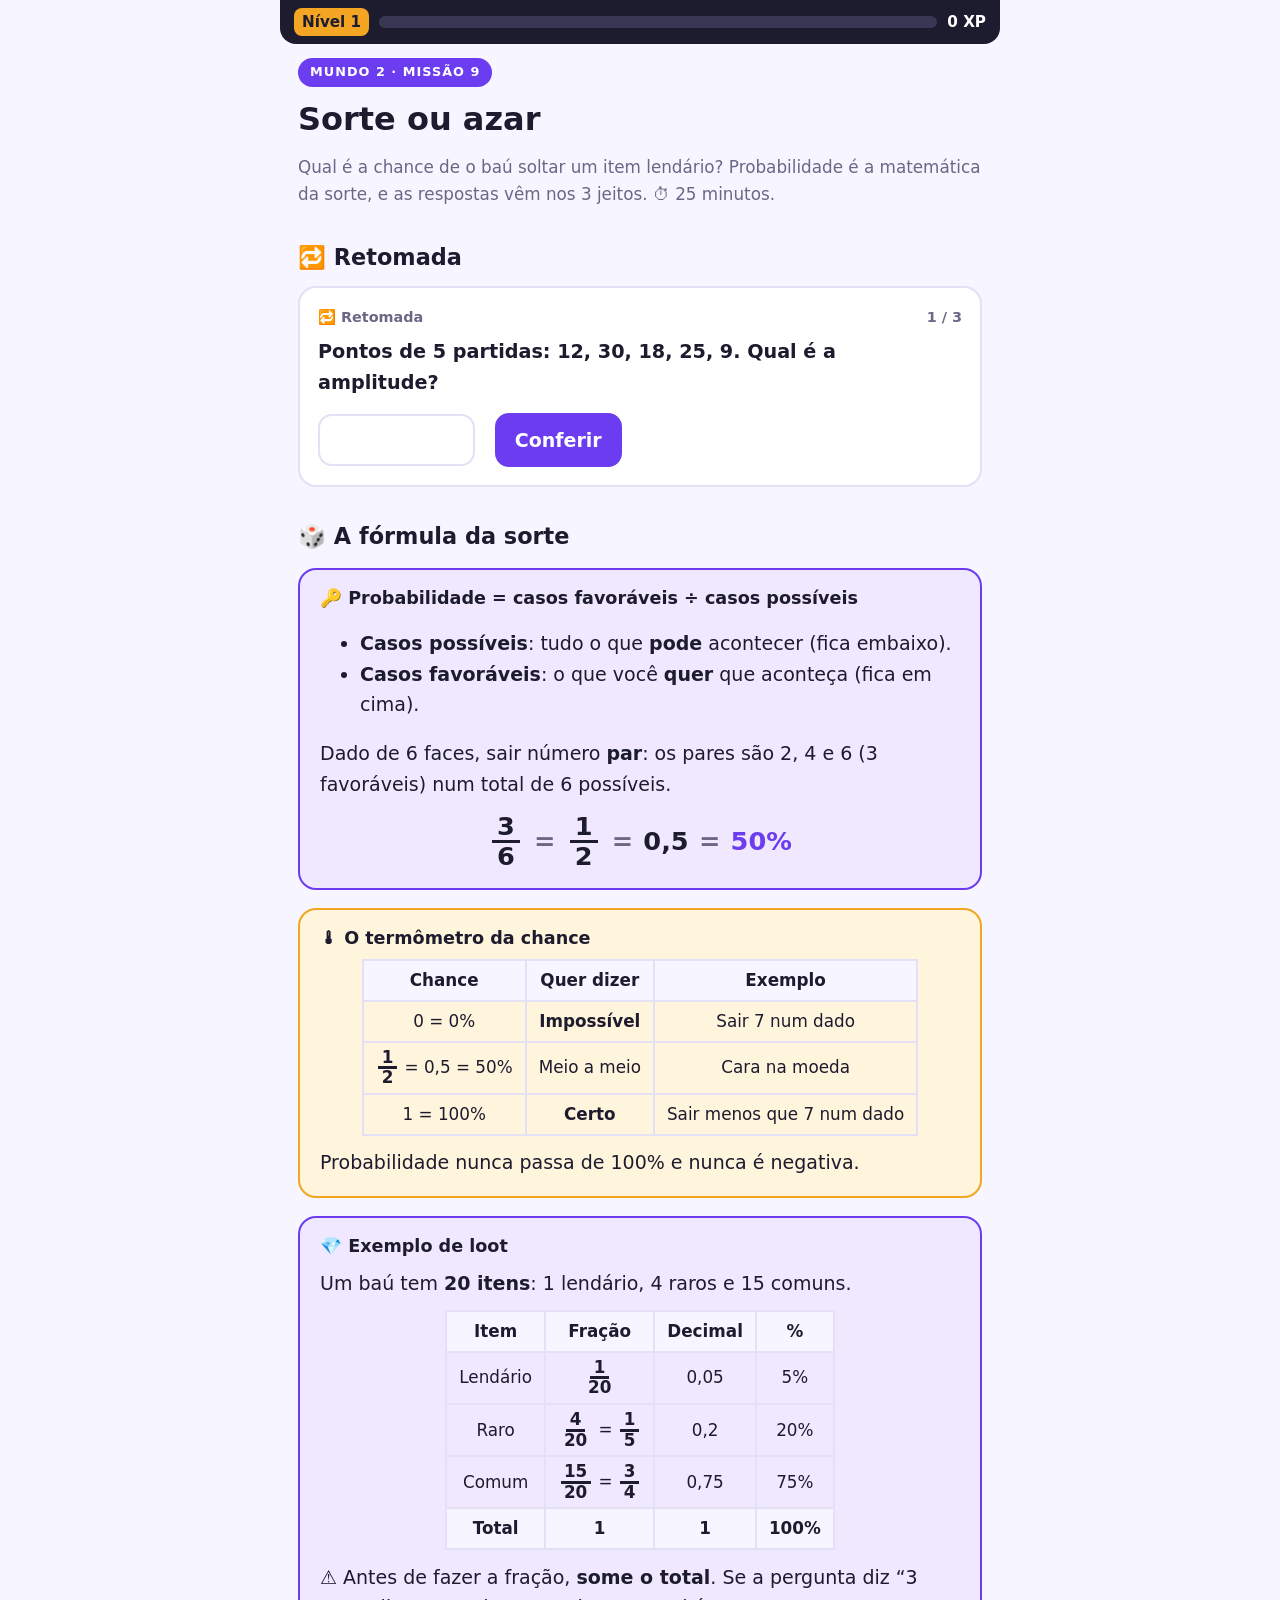
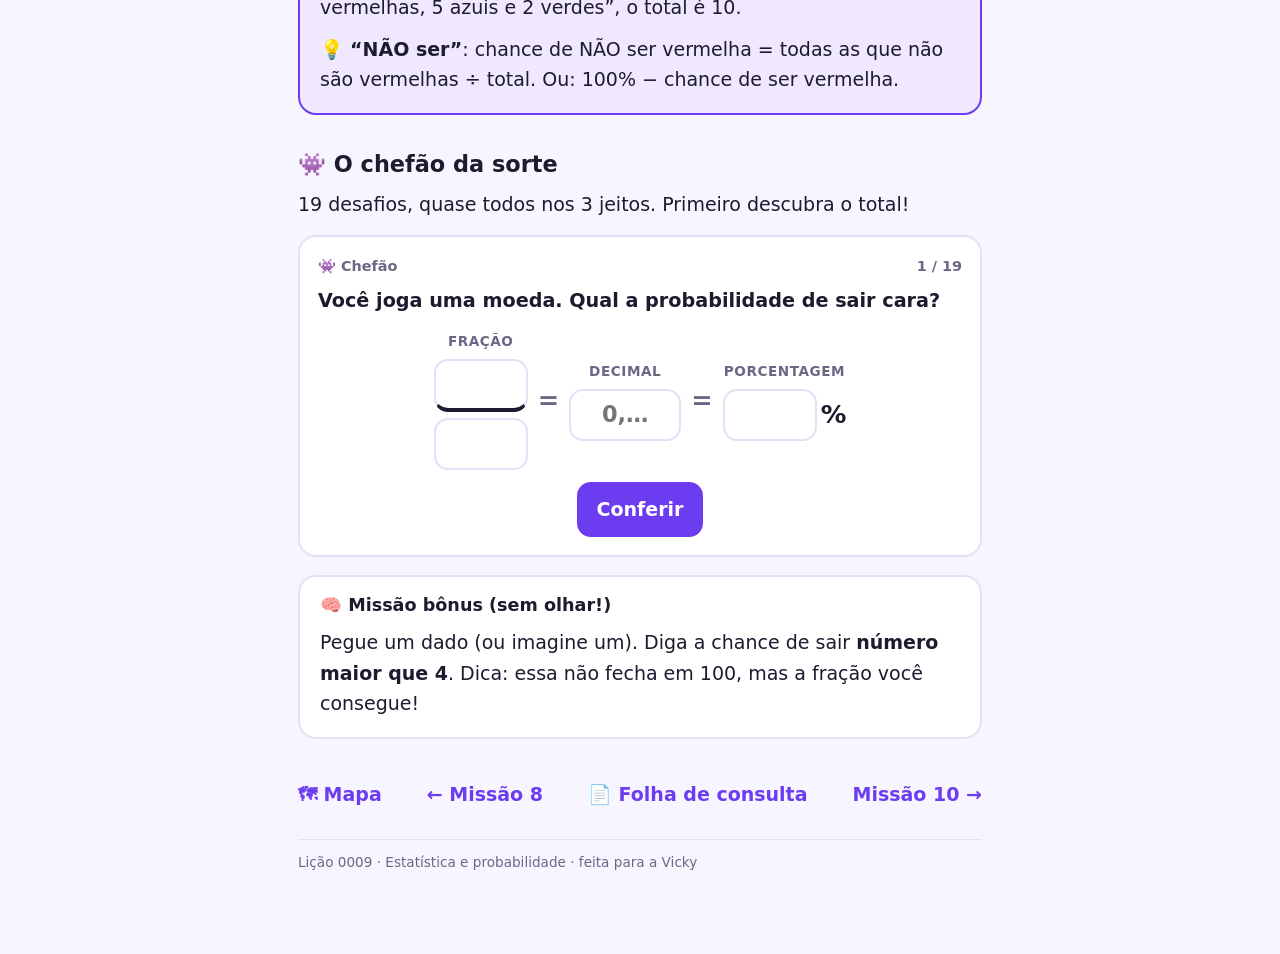
<file: lessons/0009-sorte-ou-azar.html>
<!DOCTYPE html>
<html lang="pt-BR">
<head>
<meta charset="utf-8">
<meta name="viewport" content="width=device-width, initial-scale=1">
<title>Missão 9 · Sorte ou azar</title>
<link rel="icon" href="../assets/icon.svg?v=4" type="image/svg+xml">
<link rel="stylesheet" href="../assets/style.css?v=4">
<link rel="stylesheet" href="../assets/components.css?v=4">
<script src="../assets/xp.js?v=4"></script>
<script src="../assets/visuals.js?v=4"></script>
<script src="../assets/quiz.js?v=4"></script>
<script src="../assets/charts.js?v=4"></script>
<script src="../assets/mundo2.js?v=4"></script>
</head>
<body>
<main>
  <div id="xp"></div>

  <span class="mission-tag">Mundo 2 · Missão 9</span>
  <h1>Sorte ou azar</h1>
  <p class="subtitle">Qual é a chance de o baú soltar um item lendário? Probabilidade é a matemática da sorte, e as respostas vêm nos 3 jeitos. ⏱ 25 minutos.</p>

  <h2>🔁 Retomada</h2>
  <div id="warmup"></div>

  <h2>🎲 A fórmula da sorte</h2>
  <div class="card key">
    <h3>🔑 Probabilidade = casos favoráveis ÷ casos possíveis</h3>
    <ul>
      <li><strong>Casos possíveis</strong>: tudo o que <strong>pode</strong> acontecer (fica embaixo).</li>
      <li><strong>Casos favoráveis</strong>: o que você <strong>quer</strong> que aconteça (fica em cima).</li>
    </ul>
    <p>Dado de 6 faces, sair número <strong>par</strong>: os pares são 2, 4 e 6 (3 favoráveis) num total de 6 possíveis.</p>
    <div class="eq"><span><span class="frac"><span>3</span><span>6</span></span></span><span class="op">=</span><span><span class="frac"><span>1</span><span>2</span></span></span><span class="op">=</span><span>0,5</span><span class="op">=</span><span class="hl">50%</span></div>
  </div>

  <div class="card tip">
    <h3>🌡 O termômetro da chance</h3>
    <table class="freq">
      <tr><th>Chance</th><th>Quer dizer</th><th>Exemplo</th></tr>
      <tr><td>0 = 0%</td><td><strong>Impossível</strong></td><td>Sair 7 num dado</td></tr>
      <tr><td><span class="frac"><span>1</span><span>2</span></span> = 0,5 = 50%</td><td>Meio a meio</td><td>Cara na moeda</td></tr>
      <tr><td>1 = 100%</td><td><strong>Certo</strong></td><td>Sair menos que 7 num dado</td></tr>
    </table>
    <p>Probabilidade nunca passa de 100% e nunca é negativa.</p>
  </div>

  <div class="card key">
    <h3>💎 Exemplo de loot</h3>
    <p>Um baú tem <strong>20 itens</strong>: 1 lendário, 4 raros e 15 comuns.</p>
    <table class="freq">
      <tr><th>Item</th><th>Fração</th><th>Decimal</th><th>%</th></tr>
      <tr><td>Lendário</td><td><span class="frac"><span>1</span><span>20</span></span></td><td>0,05</td><td>5%</td></tr>
      <tr><td>Raro</td><td><span class="frac"><span>4</span><span>20</span></span> = <span class="frac"><span>1</span><span>5</span></span></td><td>0,2</td><td>20%</td></tr>
      <tr><td>Comum</td><td><span class="frac"><span>15</span><span>20</span></span> = <span class="frac"><span>3</span><span>4</span></span></td><td>0,75</td><td>75%</td></tr>
      <tr><th>Total</th><th>1</th><th>1</th><th>100%</th></tr>
    </table>
    <p>⚠ Antes de fazer a fração, <strong>some o total</strong>. Se a pergunta diz “3 vermelhas, 5 azuis e 2 verdes”, o total é 10.</p>
    <p>💡 <strong>“NÃO ser”</strong>: chance de NÃO ser vermelha = todas as que não são vermelhas ÷ total. Ou: 100% − chance de ser vermelha.</p>
  </div>

  <h2>👾 O chefão da sorte</h2>
  <p>19 desafios, quase todos nos 3 jeitos. Primeiro descubra o total!</p>
  <div id="boss"></div>

  <div class="card">
    <h3>🧠 Missão bônus (sem olhar!)</h3>
    <p>Pegue um dado (ou imagine um). Diga a chance de sair <strong>número maior que 4</strong>. Dica: essa não fecha em 100, mas a fração você consegue!</p>
  </div>

  <nav class="lesson-nav">
    <a href="../index.html">🗺 Mapa</a>
    <a href="0008-amplitude-e-media.html">← Missão 8</a>
    <a href="../reference/estatistica-e-probabilidade.html">📄 Folha de consulta</a>
    <a href="0010-diagrama-de-venn.html">Missão 10 →</a>
  </nav>

  <footer>Lição 0009 · Estatística e probabilidade · feita para a Vicky</footer>
</main>

<script>
  XP.mount(document.getElementById('xp'));

  Quiz.mount(document.getElementById('warmup'), [
    M2.m8[0],
    M2.m8[9],
    M2.m7[16],
  ], { id: '0009-retomada', title: '🔁 Retomada', xp: 5 });

  Quiz.mount(document.getElementById('boss'), M2.m9, { id: '0009', title: '👾 Chefão' });
</script>
</body>
</html>
</file>
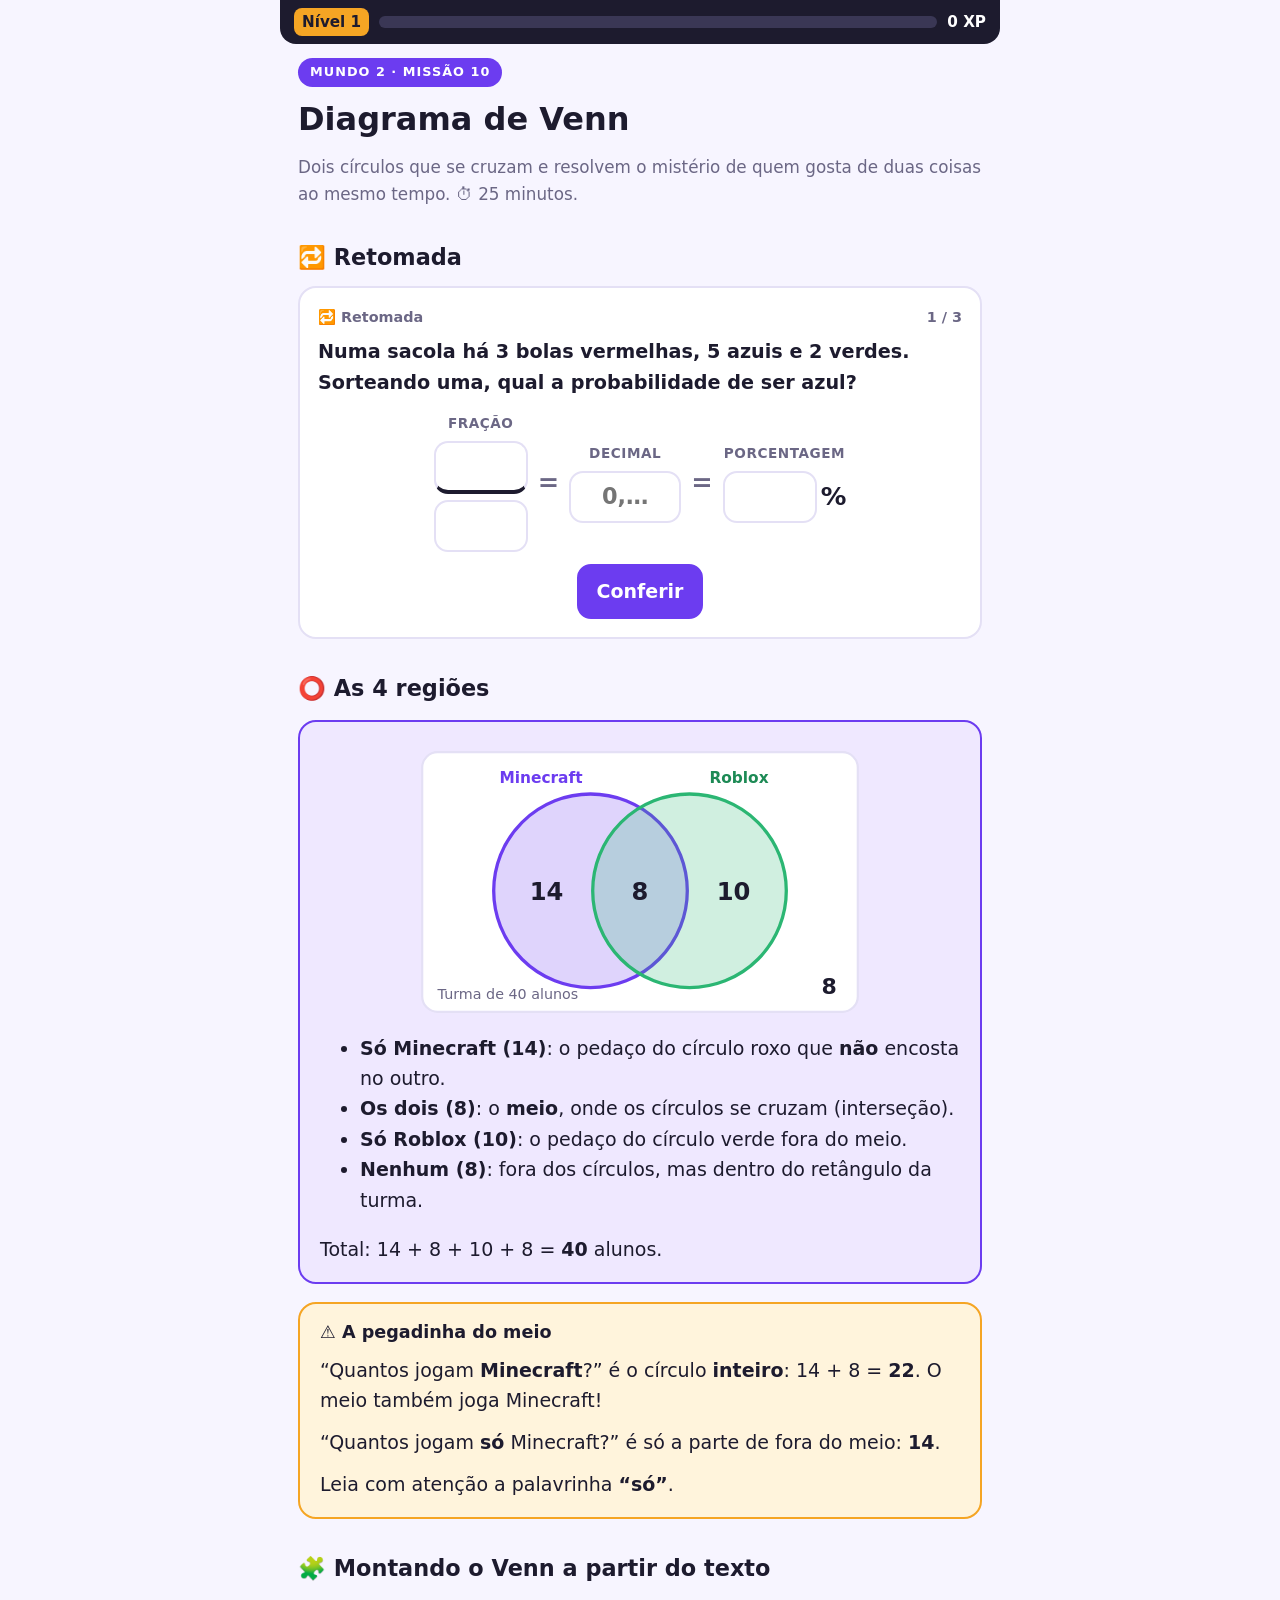
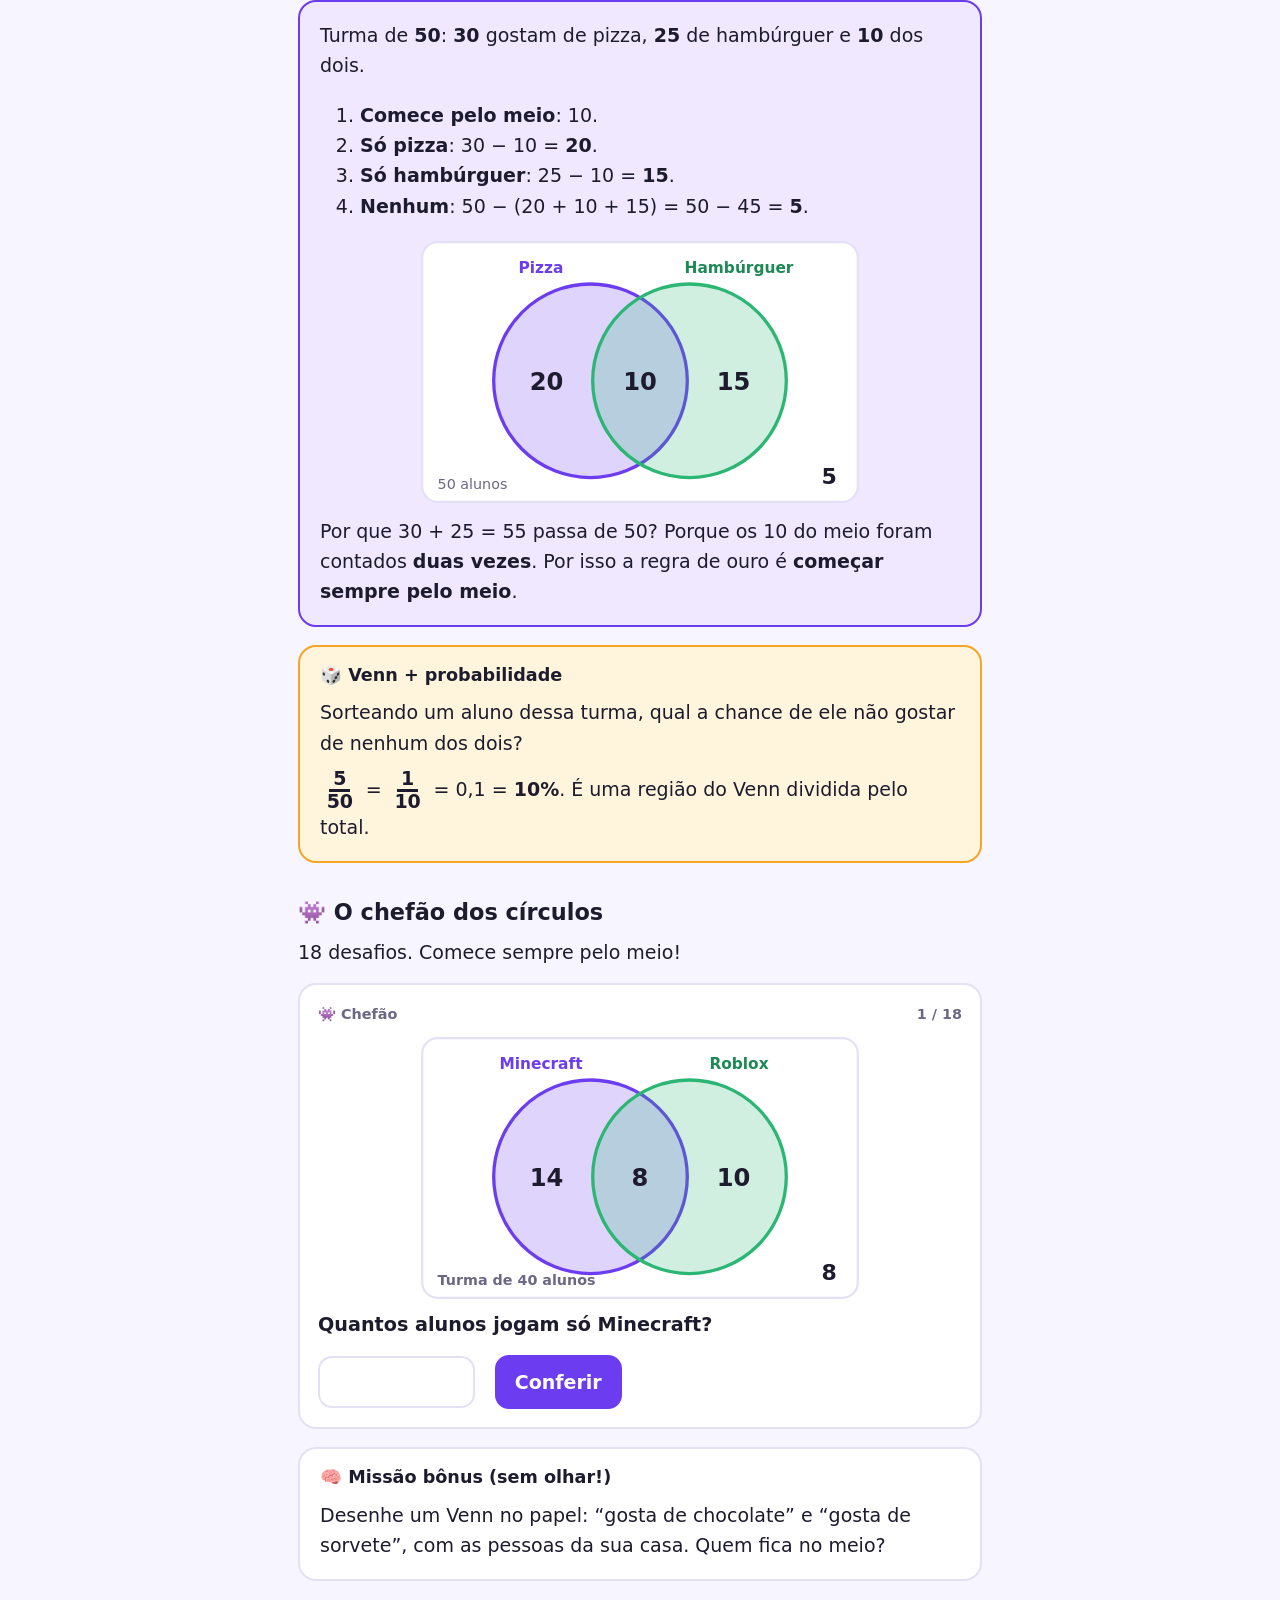
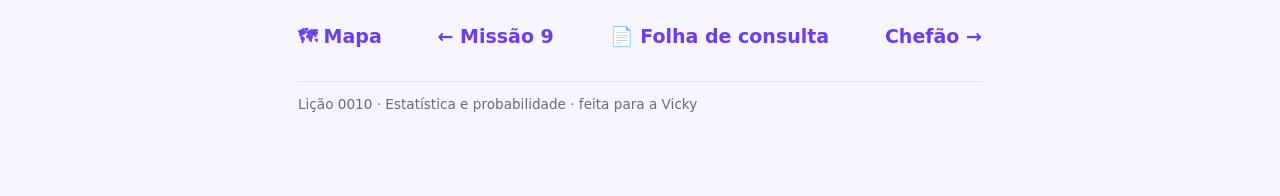
<file: lessons/0010-diagrama-de-venn.html>
<!DOCTYPE html>
<html lang="pt-BR">
<head>
<meta charset="utf-8">
<meta name="viewport" content="width=device-width, initial-scale=1">
<title>Missão 10 · Diagrama de Venn</title>
<link rel="icon" href="../assets/icon.svg?v=4" type="image/svg+xml">
<link rel="stylesheet" href="../assets/style.css?v=4">
<link rel="stylesheet" href="../assets/components.css?v=4">
<script src="../assets/xp.js?v=4"></script>
<script src="../assets/visuals.js?v=4"></script>
<script src="../assets/quiz.js?v=4"></script>
<script src="../assets/charts.js?v=4"></script>
<script src="../assets/mundo2.js?v=4"></script>
</head>
<body>
<main>
  <div id="xp"></div>

  <span class="mission-tag">Mundo 2 · Missão 10</span>
  <h1>Diagrama de Venn</h1>
  <p class="subtitle">Dois círculos que se cruzam e resolvem o mistério de quem gosta de duas coisas ao mesmo tempo. ⏱ 25 minutos.</p>

  <h2>🔁 Retomada</h2>
  <div id="warmup"></div>

  <h2>⭕ As 4 regiões</h2>
  <div class="card key">
    <div id="ex-venn"></div>
    <ul>
      <li><strong>Só Minecraft (14)</strong>: o pedaço do círculo roxo que <strong>não</strong> encosta no outro.</li>
      <li><strong>Os dois (8)</strong>: o <strong>meio</strong>, onde os círculos se cruzam (interseção).</li>
      <li><strong>Só Roblox (10)</strong>: o pedaço do círculo verde fora do meio.</li>
      <li><strong>Nenhum (8)</strong>: fora dos círculos, mas dentro do retângulo da turma.</li>
    </ul>
    <p>Total: 14 + 8 + 10 + 8 = <strong>40</strong> alunos.</p>
  </div>

  <div class="card tip">
    <h3>⚠ A pegadinha do meio</h3>
    <p>“Quantos jogam <strong>Minecraft</strong>?” é o círculo <strong>inteiro</strong>: 14 + 8 = <strong>22</strong>. O meio também joga Minecraft!</p>
    <p>“Quantos jogam <strong>só</strong> Minecraft?” é só a parte de fora do meio: <strong>14</strong>.</p>
    <p>Leia com atenção a palavrinha <strong>“só”</strong>.</p>
  </div>

  <h2>🧩 Montando o Venn a partir do texto</h2>
  <div class="card key">
    <p>Turma de <strong>50</strong>: <strong>30</strong> gostam de pizza, <strong>25</strong> de hambúrguer e <strong>10</strong> dos dois.</p>
    <ol>
      <li><strong>Comece pelo meio</strong>: 10.</li>
      <li><strong>Só pizza</strong>: 30 − 10 = <strong>20</strong>.</li>
      <li><strong>Só hambúrguer</strong>: 25 − 10 = <strong>15</strong>.</li>
      <li><strong>Nenhum</strong>: 50 − (20 + 10 + 15) = 50 − 45 = <strong>5</strong>.</li>
    </ol>
    <div id="ex-venn2"></div>
    <p>Por que 30 + 25 = 55 passa de 50? Porque os 10 do meio foram contados <strong>duas vezes</strong>. Por isso a regra de ouro é <strong>começar sempre pelo meio</strong>.</p>
  </div>

  <div class="card tip">
    <h3>🎲 Venn + probabilidade</h3>
    <p>Sorteando um aluno dessa turma, qual a chance de ele não gostar de nenhum dos dois?</p>
    <p><span class="frac"><span>5</span><span>50</span></span> = <span class="frac"><span>1</span><span>10</span></span> = 0,1 = <strong>10%</strong>. É uma região do Venn dividida pelo total.</p>
  </div>

  <h2>👾 O chefão dos círculos</h2>
  <p>18 desafios. Comece sempre pelo meio!</p>
  <div id="boss"></div>

  <div class="card">
    <h3>🧠 Missão bônus (sem olhar!)</h3>
    <p>Desenhe um Venn no papel: “gosta de chocolate” e “gosta de sorvete”, com as pessoas da sua casa. Quem fica no meio?</p>
  </div>

  <nav class="lesson-nav">
    <a href="../index.html">🗺 Mapa</a>
    <a href="0009-sorte-ou-azar.html">← Missão 9</a>
    <a href="../reference/estatistica-e-probabilidade.html">📄 Folha de consulta</a>
    <a href="0011-chefao-dos-dados.html">Chefão →</a>
  </nav>

  <footer>Lição 0010 · Estatística e probabilidade · feita para a Vicky</footer>
</main>

<script>
  XP.mount(document.getElementById('xp'));
  document.getElementById('ex-venn').innerHTML = Charts.venn({ a: 'Minecraft', b: 'Roblox', onlyA: 14, both: 8, onlyB: 10, out: 8, label: 'Turma de 40 alunos' });
  document.getElementById('ex-venn2').innerHTML = Charts.venn({ a: 'Pizza', b: 'Hambúrguer', onlyA: 20, both: 10, onlyB: 15, out: 5, label: '50 alunos' });

  Quiz.mount(document.getElementById('warmup'), [
    M2.m9[7],
    M2.m9[10],
    M2.m8[7],
  ], { id: '0010-retomada', title: '🔁 Retomada', xp: 5 });

  Quiz.mount(document.getElementById('boss'), M2.m10, { id: '0010', title: '👾 Chefão' });
</script>
</body>
</html>
</file>
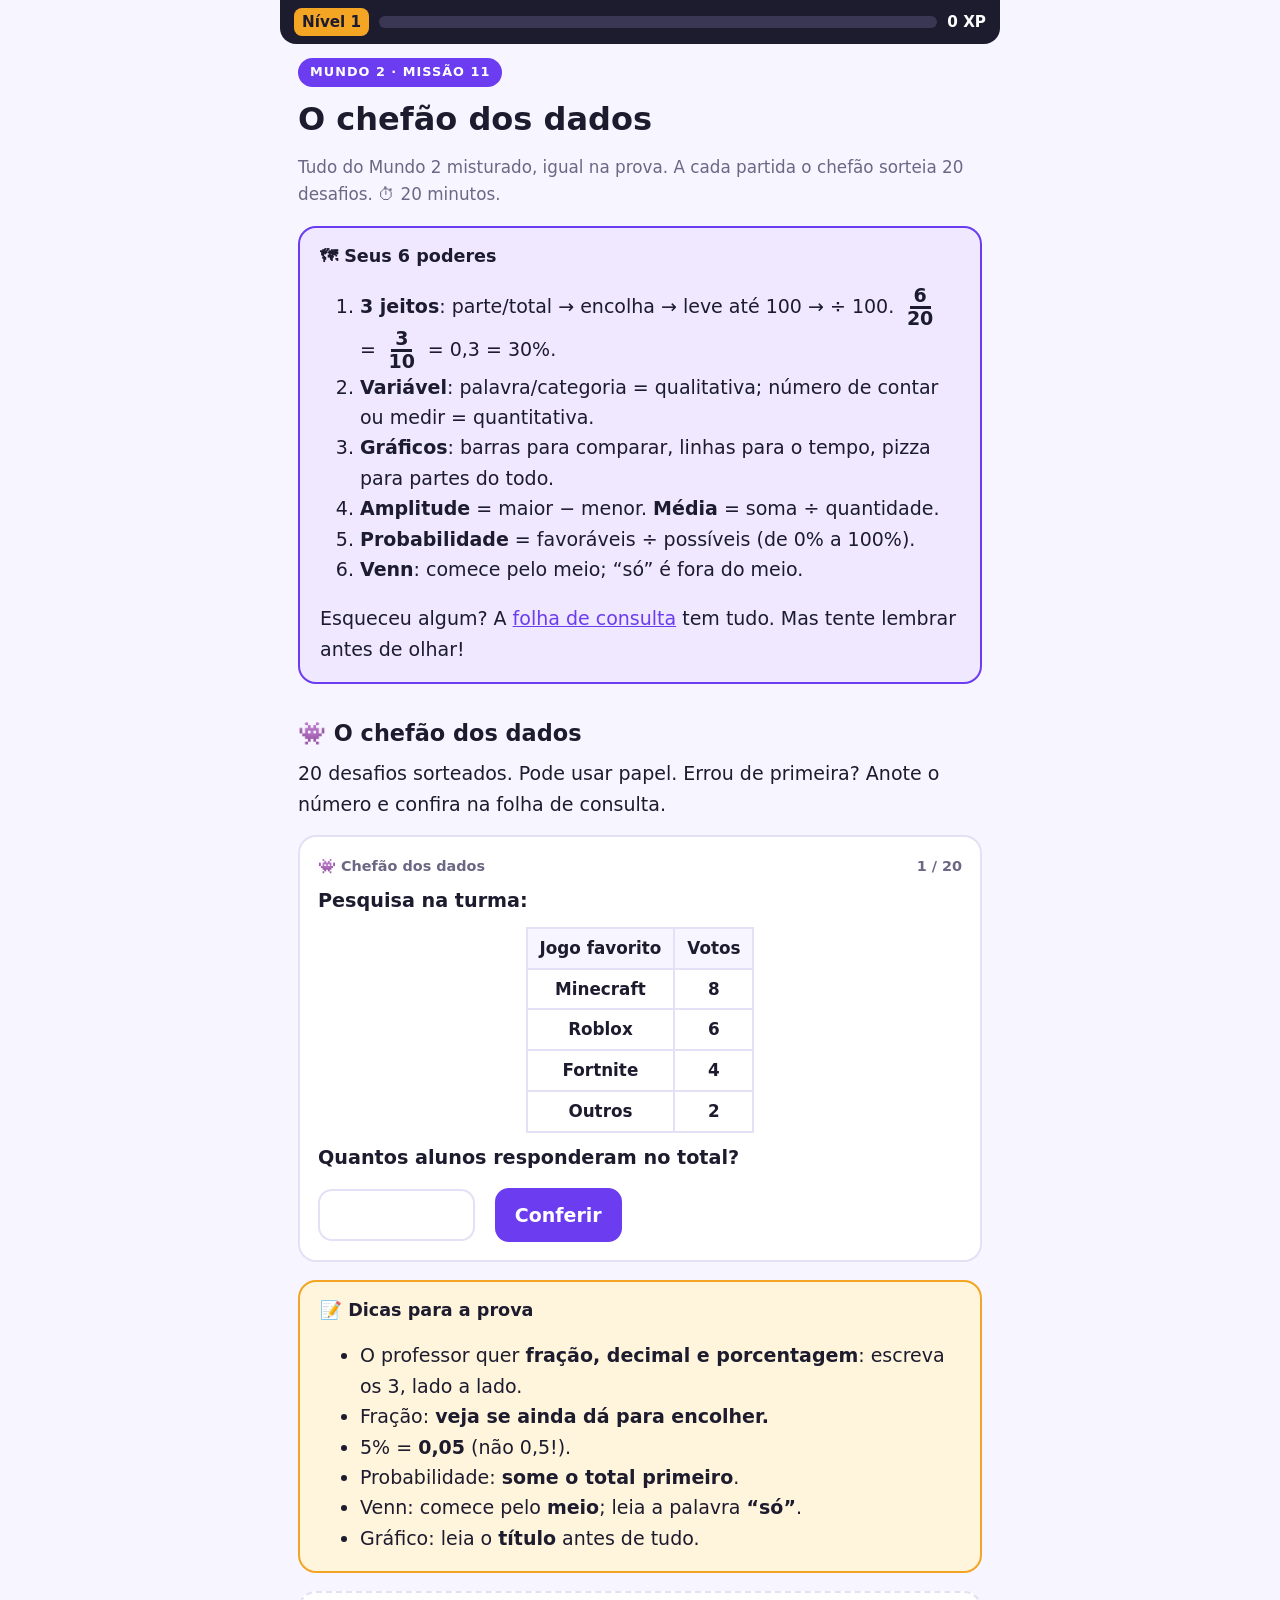
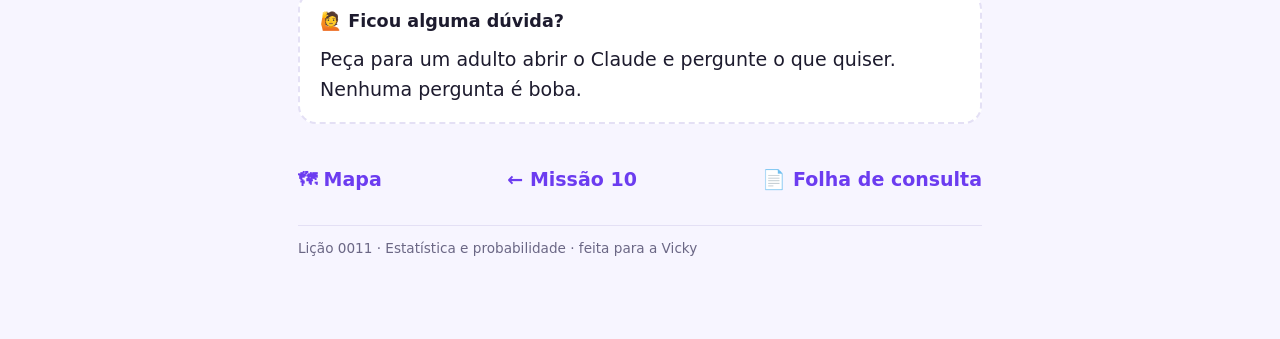
<file: lessons/0011-chefao-dos-dados.html>
<!DOCTYPE html>
<html lang="pt-BR">
<head>
<meta charset="utf-8">
<meta name="viewport" content="width=device-width, initial-scale=1">
<title>Missão 11 · O chefão dos dados</title>
<link rel="icon" href="../assets/icon.svg?v=4" type="image/svg+xml">
<link rel="stylesheet" href="../assets/style.css?v=4">
<link rel="stylesheet" href="../assets/components.css?v=4">
<script src="../assets/xp.js?v=4"></script>
<script src="../assets/visuals.js?v=4"></script>
<script src="../assets/quiz.js?v=4"></script>
<script src="../assets/charts.js?v=4"></script>
<script src="../assets/mundo2.js?v=4"></script>
</head>
<body>
<main>
  <div id="xp"></div>

  <span class="mission-tag">Mundo 2 · Missão 11</span>
  <h1>O chefão dos dados</h1>
  <p class="subtitle">Tudo do Mundo 2 misturado, igual na prova. A cada partida o chefão sorteia 20 desafios. ⏱ 20 minutos.</p>

  <div class="card key">
    <h3>🗺 Seus 6 poderes</h3>
    <ol>
      <li><strong>3 jeitos</strong>: parte/total → encolha → leve até 100 → ÷ 100. <span class="frac"><span>6</span><span>20</span></span> = <span class="frac"><span>3</span><span>10</span></span> = 0,3 = 30%.</li>
      <li><strong>Variável</strong>: palavra/categoria = qualitativa; número de contar ou medir = quantitativa.</li>
      <li><strong>Gráficos</strong>: barras para comparar, linhas para o tempo, pizza para partes do todo.</li>
      <li><strong>Amplitude</strong> = maior − menor. <strong>Média</strong> = soma ÷ quantidade.</li>
      <li><strong>Probabilidade</strong> = favoráveis ÷ possíveis (de 0% a 100%).</li>
      <li><strong>Venn</strong>: comece pelo meio; “só” é fora do meio.</li>
    </ol>
    <p>Esqueceu algum? A <a href="../reference/estatistica-e-probabilidade.html">folha de consulta</a> tem tudo. Mas tente lembrar antes de olhar!</p>
  </div>

  <h2>👾 O chefão dos dados</h2>
  <p>20 desafios sorteados. Pode usar papel. Errou de primeira? Anote o número e confira na folha de consulta.</p>
  <div id="boss"></div>

  <div class="card tip">
    <h3>📝 Dicas para a prova</h3>
    <ul>
      <li>O professor quer <strong>fração, decimal e porcentagem</strong>: escreva os 3, lado a lado.</li>
      <li>Fração: <strong>veja se ainda dá para encolher.</strong></li>
      <li>5% = <strong>0,05</strong> (não 0,5!).</li>
      <li>Probabilidade: <strong>some o total primeiro</strong>.</li>
      <li>Venn: comece pelo <strong>meio</strong>; leia a palavra <strong>“só”</strong>.</li>
      <li>Gráfico: leia o <strong>título</strong> antes de tudo.</li>
    </ul>
  </div>

  <div class="card ask">
    <h3>🙋 Ficou alguma dúvida?</h3>
    <p>Peça para um adulto abrir o Claude e pergunte o que quiser. Nenhuma pergunta é boba.</p>
  </div>

  <nav class="lesson-nav">
    <a href="../index.html">🗺 Mapa</a>
    <a href="0010-diagrama-de-venn.html">← Missão 10</a>
    <a href="../reference/estatistica-e-probabilidade.html">📄 Folha de consulta</a>
  </nav>

  <footer>Lição 0011 · Estatística e probabilidade · feita para a Vicky</footer>
</main>

<script>
  XP.mount(document.getElementById('xp'));
  Quiz.mount(document.getElementById('boss'), M2.todas(), { id: '0011', title: '👾 Chefão dos dados', sample: 20 });
</script>
</body>
</html>
</file>
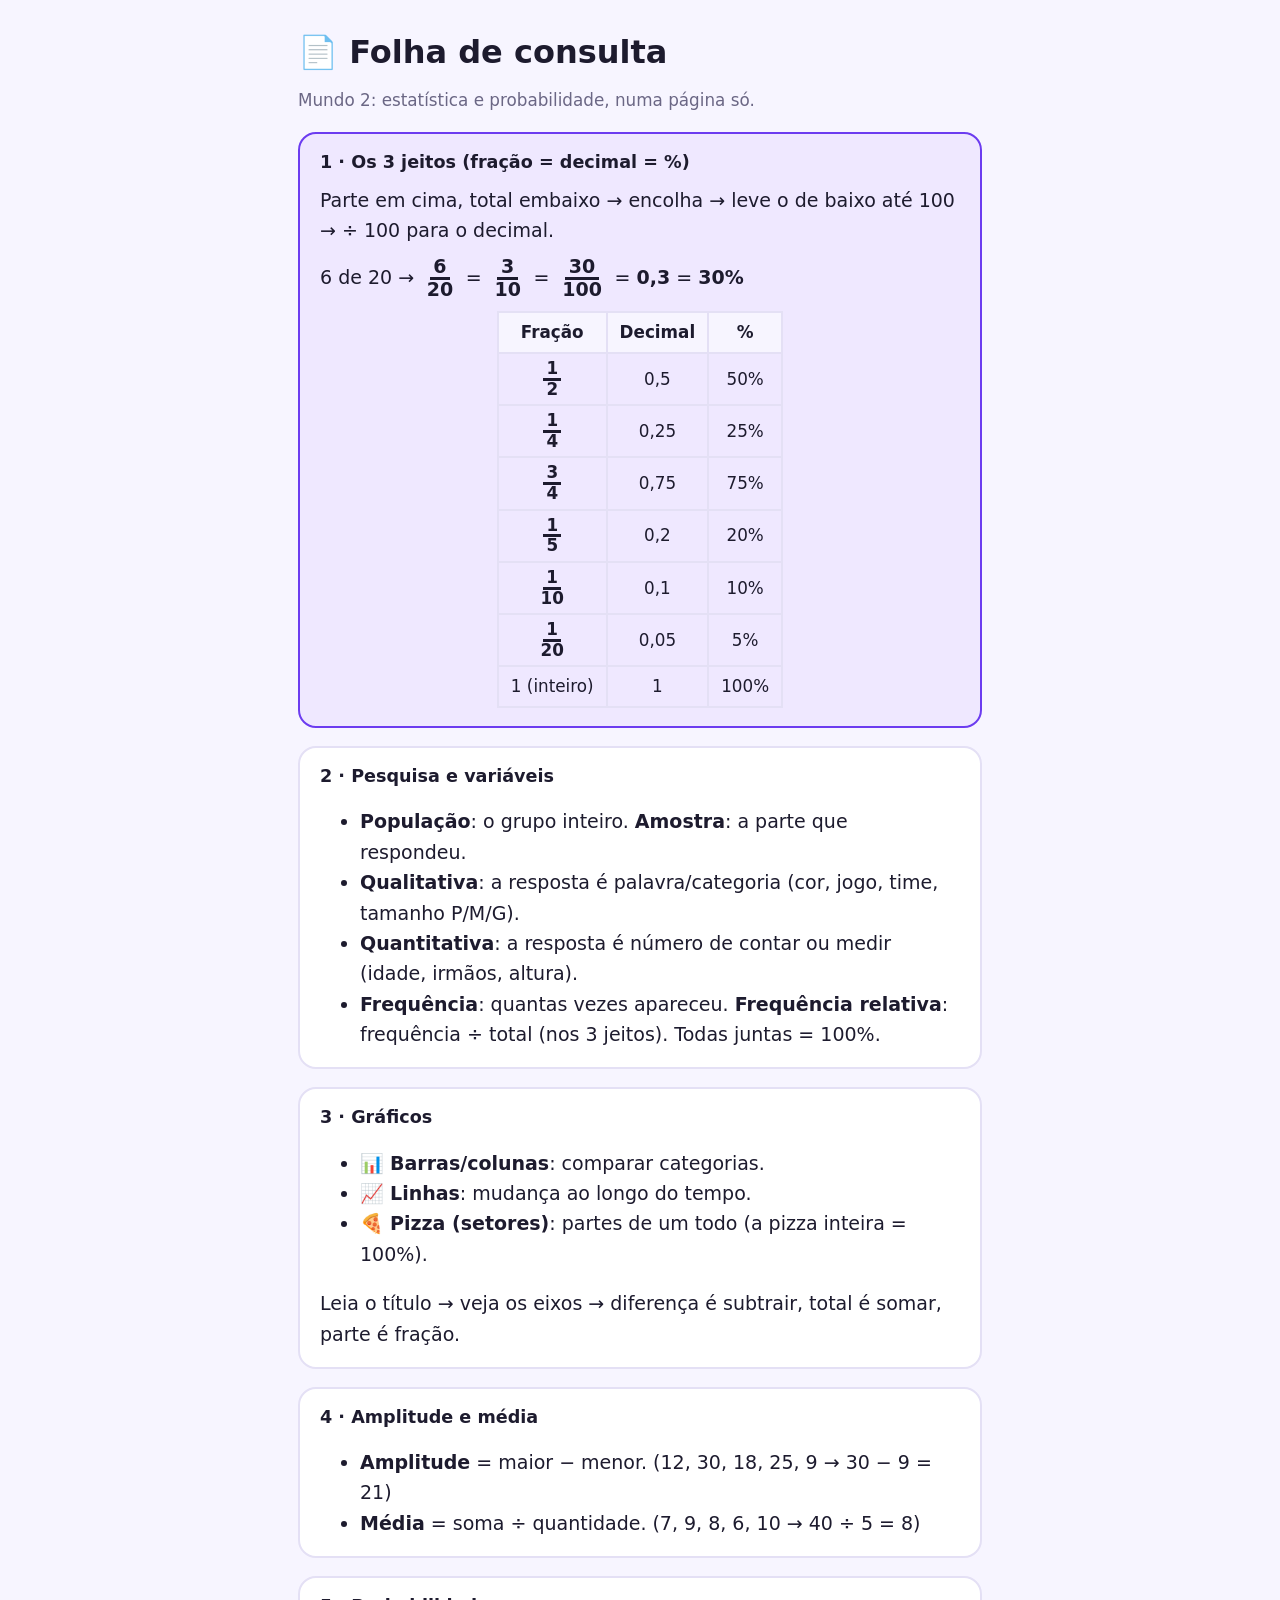
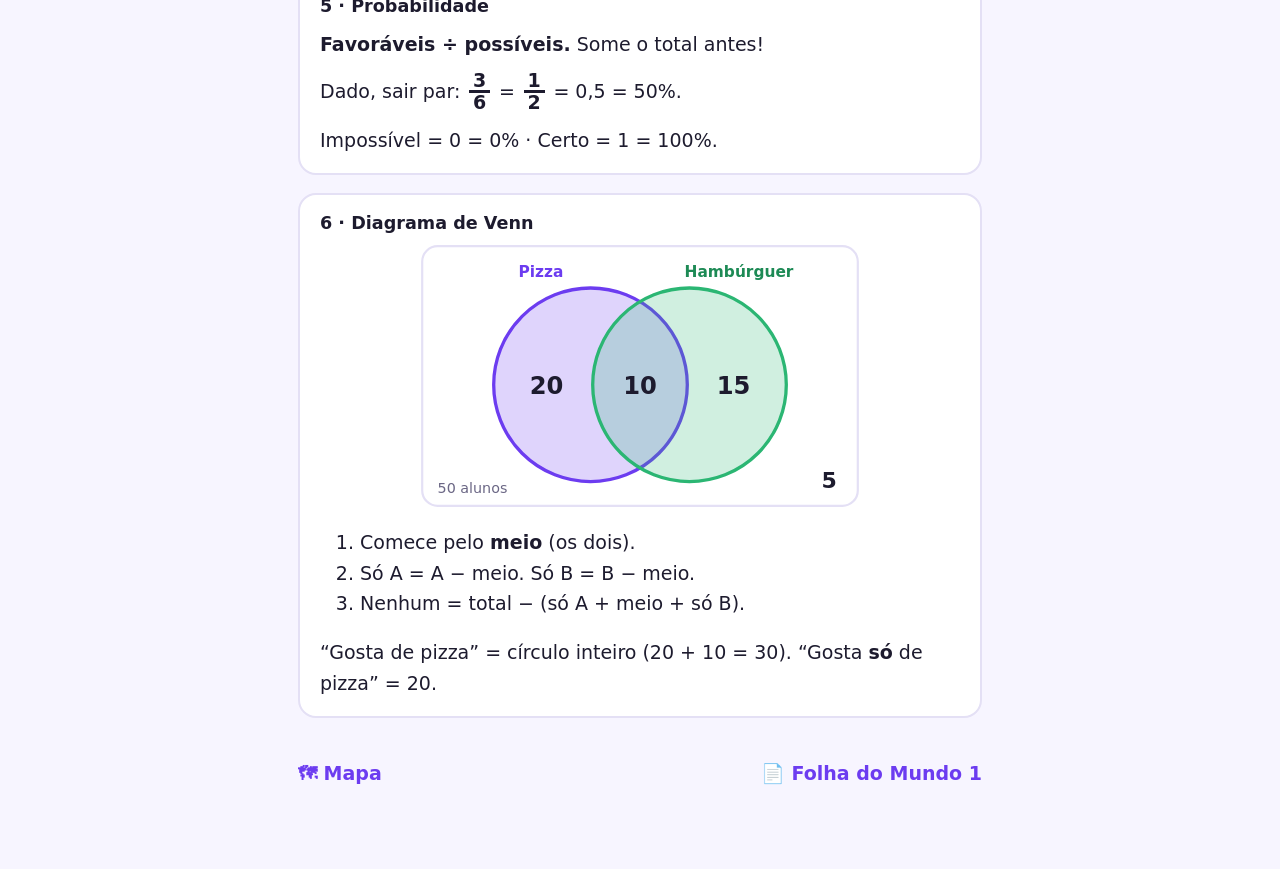
<file: reference/estatistica-e-probabilidade.html>
<!DOCTYPE html>
<html lang="pt-BR">
<head>
<meta charset="utf-8">
<meta name="viewport" content="width=device-width, initial-scale=1">
<title>Folha de consulta · Estatística e probabilidade</title>
<link rel="icon" href="../assets/icon.svg?v=4" type="image/svg+xml">
<link rel="stylesheet" href="../assets/style.css?v=4">
<link rel="stylesheet" href="../assets/components.css?v=4">
<script src="../assets/charts.js?v=4"></script>
</head>
<body>
<main>
  <h1>📄 Folha de consulta</h1>
  <p class="subtitle">Mundo 2: estatística e probabilidade, numa página só.</p>

  <div class="card key">
    <h3>1 · Os 3 jeitos (fração = decimal = %)</h3>
    <p>Parte em cima, total embaixo → encolha → leve o de baixo até 100 → ÷ 100 para o decimal.</p>
    <p>6 de 20 → <span class="frac"><span>6</span><span>20</span></span> = <span class="frac"><span>3</span><span>10</span></span> = <span class="frac"><span>30</span><span>100</span></span> = <strong>0,3</strong> = <strong>30%</strong></p>
    <table class="freq">
      <tr><th>Fração</th><th>Decimal</th><th>%</th></tr>
      <tr><td><span class="frac"><span>1</span><span>2</span></span></td><td>0,5</td><td>50%</td></tr>
      <tr><td><span class="frac"><span>1</span><span>4</span></span></td><td>0,25</td><td>25%</td></tr>
      <tr><td><span class="frac"><span>3</span><span>4</span></span></td><td>0,75</td><td>75%</td></tr>
      <tr><td><span class="frac"><span>1</span><span>5</span></span></td><td>0,2</td><td>20%</td></tr>
      <tr><td><span class="frac"><span>1</span><span>10</span></span></td><td>0,1</td><td>10%</td></tr>
      <tr><td><span class="frac"><span>1</span><span>20</span></span></td><td>0,05</td><td>5%</td></tr>
      <tr><td>1 (inteiro)</td><td>1</td><td>100%</td></tr>
    </table>
  </div>

  <div class="card">
    <h3>2 · Pesquisa e variáveis</h3>
    <ul>
      <li><strong>População</strong>: o grupo inteiro. <strong>Amostra</strong>: a parte que respondeu.</li>
      <li><strong>Qualitativa</strong>: a resposta é palavra/categoria (cor, jogo, time, tamanho P/M/G).</li>
      <li><strong>Quantitativa</strong>: a resposta é número de contar ou medir (idade, irmãos, altura).</li>
      <li><strong>Frequência</strong>: quantas vezes apareceu. <strong>Frequência relativa</strong>: frequência ÷ total (nos 3 jeitos). Todas juntas = 100%.</li>
    </ul>
  </div>

  <div class="card">
    <h3>3 · Gráficos</h3>
    <ul>
      <li>📊 <strong>Barras/colunas</strong>: comparar categorias.</li>
      <li>📈 <strong>Linhas</strong>: mudança ao longo do tempo.</li>
      <li>🍕 <strong>Pizza (setores)</strong>: partes de um todo (a pizza inteira = 100%).</li>
    </ul>
    <p>Leia o título → veja os eixos → diferença é subtrair, total é somar, parte é fração.</p>
  </div>

  <div class="card">
    <h3>4 · Amplitude e média</h3>
    <ul>
      <li><strong>Amplitude</strong> = maior − menor. (12, 30, 18, 25, 9 → 30 − 9 = 21)</li>
      <li><strong>Média</strong> = soma ÷ quantidade. (7, 9, 8, 6, 10 → 40 ÷ 5 = 8)</li>
    </ul>
  </div>

  <div class="card">
    <h3>5 · Probabilidade</h3>
    <p><strong>Favoráveis ÷ possíveis.</strong> Some o total antes!</p>
    <p>Dado, sair par: <span class="frac"><span>3</span><span>6</span></span> = <span class="frac"><span>1</span><span>2</span></span> = 0,5 = 50%.</p>
    <p>Impossível = 0 = 0% · Certo = 1 = 100%.</p>
  </div>

  <div class="card">
    <h3>6 · Diagrama de Venn</h3>
    <div id="venn"></div>
    <ol>
      <li>Comece pelo <strong>meio</strong> (os dois).</li>
      <li>Só A = A − meio. Só B = B − meio.</li>
      <li>Nenhum = total − (só A + meio + só B).</li>
    </ol>
    <p>“Gosta de pizza” = círculo inteiro (20 + 10 = 30). “Gosta <strong>só</strong> de pizza” = 20.</p>
  </div>

  <nav class="lesson-nav">
    <a href="../index.html">🗺 Mapa</a>
    <a href="fracoes-e-porcentagem.html">📄 Folha do Mundo 1</a>
  </nav>
</main>
<script>
  document.getElementById('venn').innerHTML = Charts.venn({ a: 'Pizza', b: 'Hambúrguer', onlyA: 20, both: 10, onlyB: 15, out: 5, label: '50 alunos' });
</script>
</body>
</html>
</file>
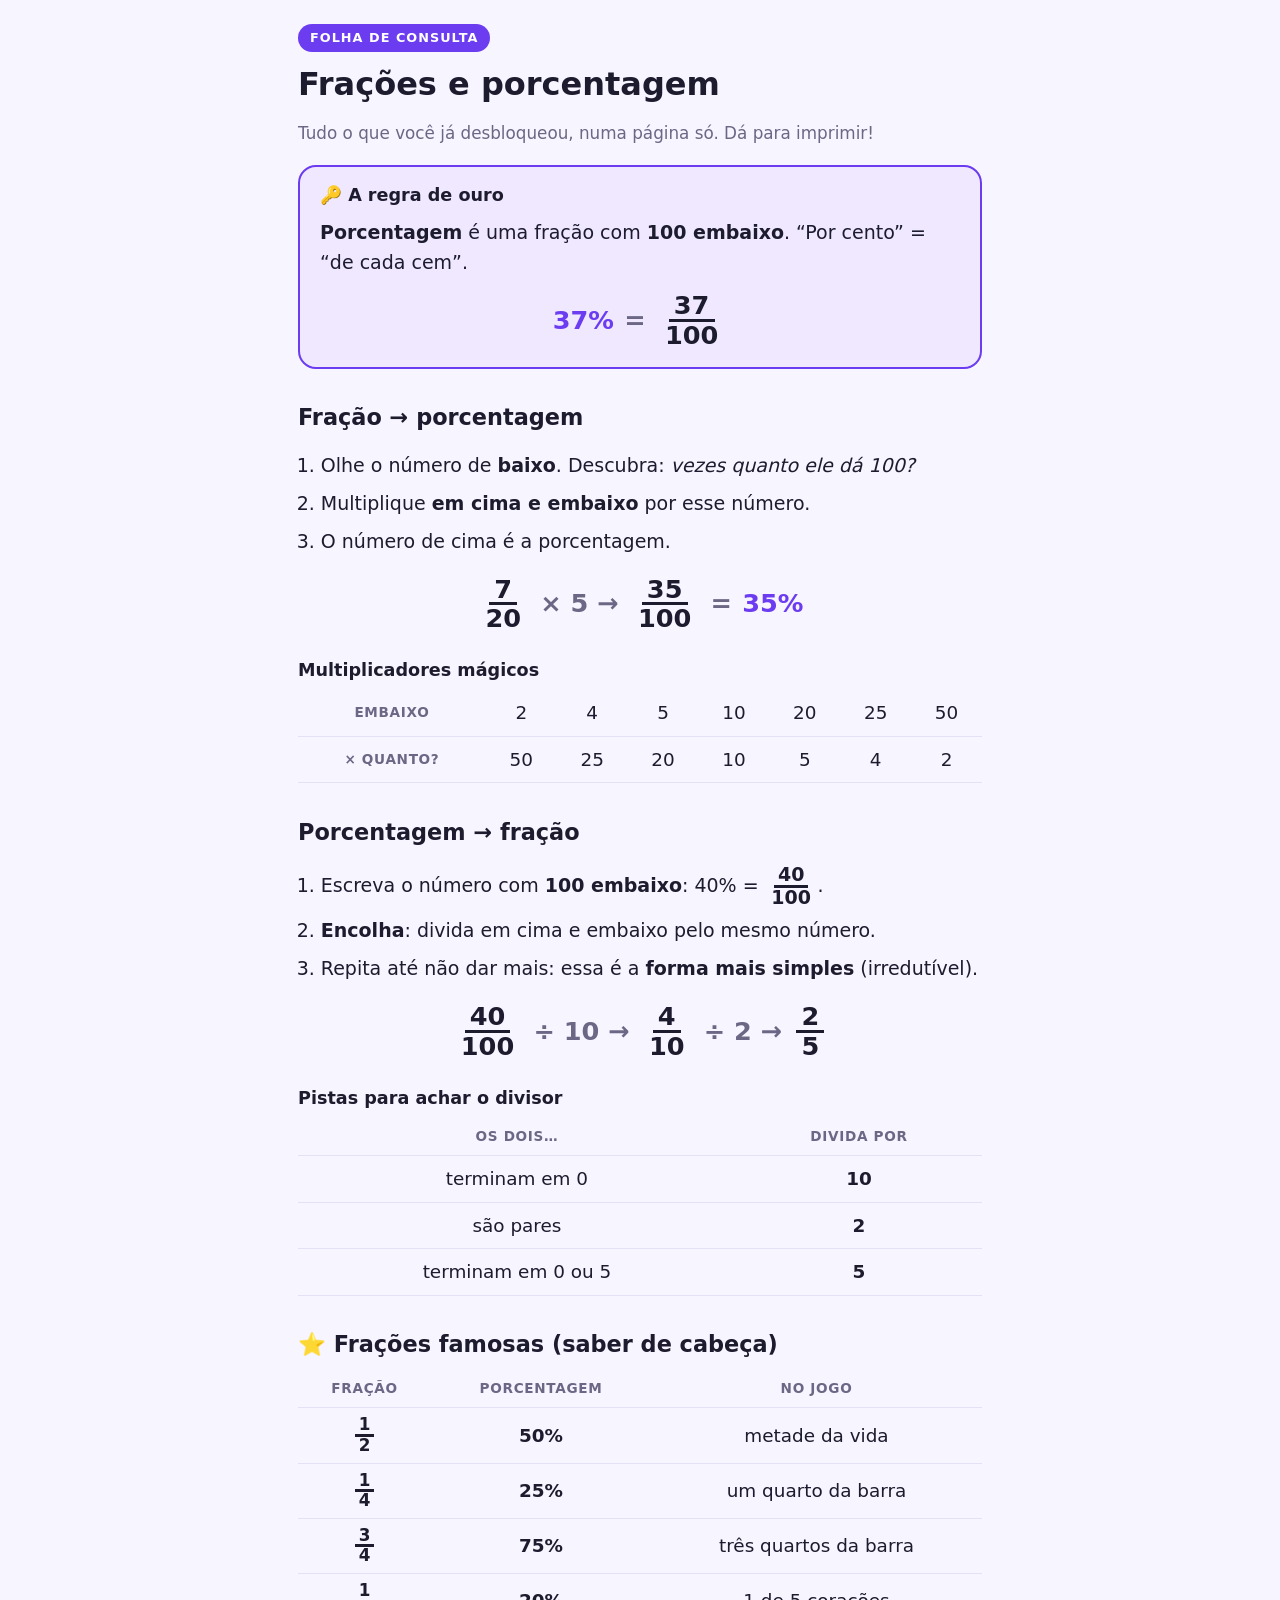
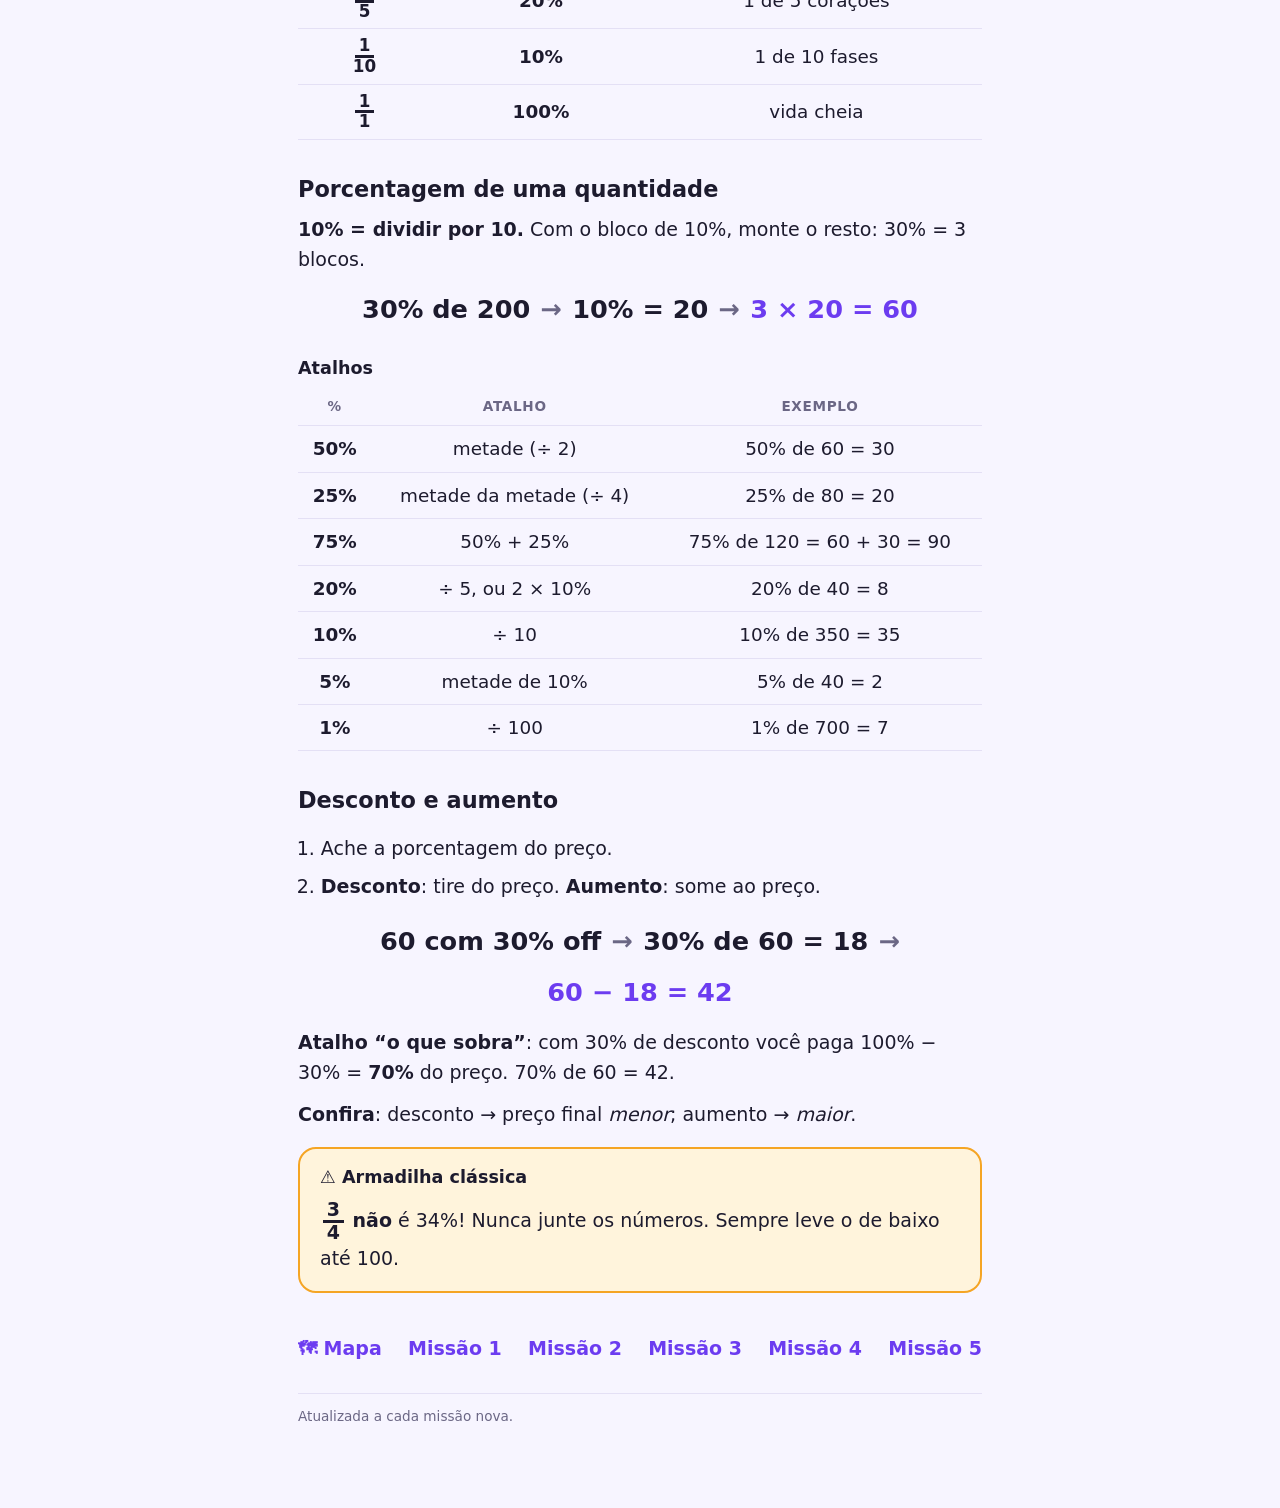
<file: reference/fracoes-e-porcentagem.html>
<!DOCTYPE html>
<html lang="pt-BR">
<head>
<meta charset="utf-8">
<meta name="viewport" content="width=device-width, initial-scale=1">
<title>Folha de consulta · Frações e porcentagem</title>
<link rel="icon" href="../assets/icon.svg?v=4" type="image/svg+xml">
<link rel="stylesheet" href="../assets/style.css?v=4">
<style>
  table { width: 100%; border-collapse: collapse; font-size: 1.15rem; }
  th, td { padding: 8px 10px; border-bottom: 1px solid var(--line); text-align: center; }
  th { color: var(--muted); font-size: .85rem; text-transform: uppercase; letter-spacing: .05em; }
  td .frac { font-size: 1.05rem; }
  .steps { padding-left: 1.2em; }
  .steps li { margin: .4em 0; }
</style>
</head>
<body>
<main>
  <span class="mission-tag">Folha de consulta</span>
  <h1>Frações e porcentagem</h1>
  <p class="subtitle">Tudo o que você já desbloqueou, numa página só. Dá para imprimir!</p>

  <div class="card key">
    <h3>🔑 A regra de ouro</h3>
    <p><strong>Porcentagem</strong> é uma fração com <strong>100 embaixo</strong>. “Por cento” = “de cada cem”.</p>
    <div class="eq"><span class="hl">37%</span><span class="op">=</span><span class="frac"><span>37</span><span>100</span></span></div>
  </div>

  <h2>Fração → porcentagem</h2>
  <ol class="steps">
    <li>Olhe o número de <strong>baixo</strong>. Descubra: <em>vezes quanto ele dá 100?</em></li>
    <li>Multiplique <strong>em cima e embaixo</strong> por esse número.</li>
    <li>O número de cima é a porcentagem.</li>
  </ol>
  <div class="eq"><span class="frac"><span>7</span><span>20</span></span><span class="op">× 5 →</span><span class="frac"><span>35</span><span>100</span></span><span class="op">=</span><span class="hl">35%</span></div>

  <h3>Multiplicadores mágicos</h3>
  <table>
    <tr><th>Embaixo</th><td>2</td><td>4</td><td>5</td><td>10</td><td>20</td><td>25</td><td>50</td></tr>
    <tr><th>× quanto?</th><td>50</td><td>25</td><td>20</td><td>10</td><td>5</td><td>4</td><td>2</td></tr>
  </table>

  <h2>Porcentagem → fração</h2>
  <ol class="steps">
    <li>Escreva o número com <strong>100 embaixo</strong>: 40% = <span class="frac"><span>40</span><span>100</span></span>.</li>
    <li><strong>Encolha</strong>: divida em cima e embaixo pelo mesmo número.</li>
    <li>Repita até não dar mais: essa é a <strong>forma mais simples</strong> (irredutível).</li>
  </ol>
  <div class="eq"><span class="frac"><span>40</span><span>100</span></span><span class="op">÷ 10 →</span><span class="frac"><span>4</span><span>10</span></span><span class="op">÷ 2 →</span><span class="frac"><span>2</span><span>5</span></span></div>
  <h3>Pistas para achar o divisor</h3>
  <table>
    <tr><th>Os dois…</th><th>Divida por</th></tr>
    <tr><td>terminam em 0</td><td><strong>10</strong></td></tr>
    <tr><td>são pares</td><td><strong>2</strong></td></tr>
    <tr><td>terminam em 0 ou 5</td><td><strong>5</strong></td></tr>
  </table>

  <h2>⭐ Frações famosas (saber de cabeça)</h2>
  <table>
    <tr><th>Fração</th><th>Porcentagem</th><th>No jogo</th></tr>
    <tr><td><span class="frac"><span>1</span><span>2</span></span></td><td><strong>50%</strong></td><td>metade da vida</td></tr>
    <tr><td><span class="frac"><span>1</span><span>4</span></span></td><td><strong>25%</strong></td><td>um quarto da barra</td></tr>
    <tr><td><span class="frac"><span>3</span><span>4</span></span></td><td><strong>75%</strong></td><td>três quartos da barra</td></tr>
    <tr><td><span class="frac"><span>1</span><span>5</span></span></td><td><strong>20%</strong></td><td>1 de 5 corações</td></tr>
    <tr><td><span class="frac"><span>1</span><span>10</span></span></td><td><strong>10%</strong></td><td>1 de 10 fases</td></tr>
    <tr><td><span class="frac"><span>1</span><span>1</span></span></td><td><strong>100%</strong></td><td>vida cheia</td></tr>
  </table>

  <h2>Porcentagem de uma quantidade</h2>
  <p><strong>10% = dividir por 10.</strong> Com o bloco de 10%, monte o resto: 30% = 3 blocos.</p>
  <div class="eq"><span>30% de 200</span><span class="op">→</span><span>10% = 20</span><span class="op">→</span><span class="hl">3 × 20 = 60</span></div>
  <h3>Atalhos</h3>
  <table>
    <tr><th>%</th><th>Atalho</th><th>Exemplo</th></tr>
    <tr><td><strong>50%</strong></td><td>metade (÷ 2)</td><td>50% de 60 = 30</td></tr>
    <tr><td><strong>25%</strong></td><td>metade da metade (÷ 4)</td><td>25% de 80 = 20</td></tr>
    <tr><td><strong>75%</strong></td><td>50% + 25%</td><td>75% de 120 = 60 + 30 = 90</td></tr>
    <tr><td><strong>20%</strong></td><td>÷ 5, ou 2 × 10%</td><td>20% de 40 = 8</td></tr>
    <tr><td><strong>10%</strong></td><td>÷ 10</td><td>10% de 350 = 35</td></tr>
    <tr><td><strong>5%</strong></td><td>metade de 10%</td><td>5% de 40 = 2</td></tr>
    <tr><td><strong>1%</strong></td><td>÷ 100</td><td>1% de 700 = 7</td></tr>
  </table>

  <h2>Desconto e aumento</h2>
  <ol class="steps">
    <li>Ache a porcentagem do preço.</li>
    <li><strong>Desconto</strong>: tire do preço. <strong>Aumento</strong>: some ao preço.</li>
  </ol>
  <div class="eq"><span>60 com 30% off</span><span class="op">→</span><span>30% de 60 = 18</span><span class="op">→</span><span class="hl">60 − 18 = 42</span></div>
  <p><strong>Atalho “o que sobra”</strong>: com 30% de desconto você paga 100% − 30% = <strong>70%</strong> do preço. 70% de 60 = 42.</p>
  <p><strong>Confira</strong>: desconto → preço final <em>menor</em>; aumento → <em>maior</em>.</p>

  <div class="card tip">
    <h3>⚠ Armadilha clássica</h3>
    <p><span class="frac"><span>3</span><span>4</span></span> <strong>não</strong> é 34%! Nunca junte os números. Sempre leve o de baixo até 100.</p>
  </div>

  <nav class="lesson-nav">
    <a href="../index.html">🗺 Mapa</a>
    <a href="../lessons/0001-o-segredo-do-100.html">Missão 1</a>
    <a href="../lessons/0002-o-caminho-de-volta.html">Missão 2</a>
    <a href="../lessons/0003-pegando-a-porcentagem.html">Missão 3</a>
    <a href="../lessons/0004-a-loja-de-skins.html">Missão 4</a>
    <a href="../lessons/0005-o-chefao-final.html">Missão 5</a>
  </nav>
  <footer>Atualizada a cada missão nova.</footer>
</main>
</body>
</html>
</file>
<file: assets/style.css>
/* Estilo compartilhado das lições da Vicky — tema "game", limpo e legível, feito para tablet. */
:root {
  --bg: #f7f5ff;
  --card: #ffffff;
  --ink: #1d1b2e;
  --muted: #6b6785;
  --line: #e4e0f5;
  --brand: #6c3cf0;       /* roxo "mana" */
  --brand-soft: #efe8ff;
  --hp: #2bb673;          /* verde vida */
  --hp-soft: #e3f7ec;
  --gold: #f5a524;        /* moedas / XP */
  --gold-soft: #fff4dc;
  --bad: #e5484d;
  --bad-soft: #fdecec;
  --radius: 18px;
  --font: "Segoe UI", system-ui, -apple-system, Roboto, "Helvetica Neue", Arial, sans-serif;
}

* { box-sizing: border-box; }
html { -webkit-text-size-adjust: 100%; }
body {
  margin: 0; background: var(--bg); color: var(--ink);
  font: 19px/1.6 var(--font);
}
main { max-width: 720px; margin: 0 auto; padding: 20px 18px 80px; }

h1, h2, h3 { line-height: 1.2; margin: 1.6em 0 .5em; }
h1 { font-size: 2rem; margin-top: .4em; }
h2 { font-size: 1.4rem; }
h3 { font-size: 1.1rem; }
p { margin: .6em 0; }
a { color: var(--brand); }
small, .muted { color: var(--muted); }
strong { font-weight: 700; }
.big { font-size: 1.6rem; font-weight: 800; }
.num { font-variant-numeric: tabular-nums; }

/* Cabeçalho da missão */
.mission-tag {
  display: inline-block; background: var(--brand); color: #fff;
  font-weight: 800; font-size: .8rem; letter-spacing: .08em; text-transform: uppercase;
  padding: 4px 12px; border-radius: 999px;
}
.subtitle { color: var(--muted); font-size: 1.05rem; margin-top: 0; }

/* Cartões */
.card {
  background: var(--card); border: 2px solid var(--line); border-radius: var(--radius);
  padding: 18px 20px; margin: 18px 0;
}
.card.key { border-color: var(--brand); background: var(--brand-soft); }
.card.tip { border-color: var(--gold); background: var(--gold-soft); }
.card.ask { border-style: dashed; }
.card > :first-child { margin-top: 0; }
.card > :last-child { margin-bottom: 0; }

/* Fração empilhada: <span class="frac"><span>3</span><span>4</span></span> */
.frac {
  display: inline-flex; flex-direction: column; align-items: center;
  vertical-align: middle; font-weight: 800; line-height: 1.05; margin: 0 .15em;
}
.frac > span:first-child { border-bottom: 3px solid currentColor; padding: 0 .2em; }
.frac > span:last-child { padding: 0 .2em; }

/* Equação em destaque */
.eq {
  display: flex; flex-wrap: wrap; align-items: center; justify-content: center; gap: .4em;
  font-size: 1.6rem; font-weight: 800; margin: 14px 0;
}
.eq .op { color: var(--muted); font-weight: 600; }
.eq .hl { color: var(--brand); }

/* Botões */
button, .btn {
  font: inherit; font-weight: 700; cursor: pointer;
  min-height: 52px; padding: 10px 18px; border-radius: 14px;
  border: 2px solid var(--line); background: var(--card); color: var(--ink);
  touch-action: manipulation; -webkit-tap-highlight-color: transparent;
}
button:active { transform: scale(.97); }
button.primary { background: var(--brand); border-color: var(--brand); color: #fff; }
button:disabled { opacity: .55; cursor: default; transform: none; }

input.answer {
  font: inherit; font-size: 1.4rem; font-weight: 800; text-align: center;
  width: 7em; min-height: 52px; border-radius: 14px; border: 2px solid var(--line); padding: 6px 10px;
}
input.answer:focus { outline: 3px solid var(--brand-soft); border-color: var(--brand); }

/* Navegação entre lições */
nav.lesson-nav { display: flex; justify-content: space-between; gap: 12px; margin-top: 40px; flex-wrap: wrap; }
nav.lesson-nav a { font-weight: 700; text-decoration: none; }

/* Fonte recomendada / rodapé */
.source { font-size: .95rem; }
footer { margin-top: 30px; color: var(--muted); font-size: .85rem; border-top: 1px solid var(--line); padding-top: 12px; }
sup.cite a { text-decoration: none; font-size: .75em; }

@media (max-width: 480px) {
  body { font-size: 18px; }
  h1 { font-size: 1.6rem; }
  .eq { font-size: 1.35rem; }
}

@media print {
  body { background: #fff; font-size: 12pt; }
  .no-print, button, .xp-hud { display: none !important; }
  .card { break-inside: avoid; border-width: 1px; }
  a { color: inherit; }
}
</file>
<file: assets/components.css>
/* Componentes de jogo: XP HUD, grade 10x10, barra de HP, quiz, forja. */

/* ---------- XP HUD ---------- */
.xp-hud {
  position: sticky; top: 0; z-index: 10;
  display: flex; align-items: center; gap: 10px;
  background: var(--ink); color: #fff; padding: 8px 14px; border-radius: 0 0 16px 16px;
  font-weight: 800; font-size: .95rem; margin: -20px -18px 10px;
}
.xp-hud .lvl { background: var(--gold); color: var(--ink); border-radius: 8px; padding: 2px 8px; }
.xp-hud .bar { flex: 1; height: 12px; background: #3a3755; border-radius: 99px; overflow: hidden; }
.xp-hud .bar > i { display: block; height: 100%; background: var(--gold); width: 0; transition: width .5s; }
.xp-pop {
  position: fixed; left: 50%; top: 70px; transform: translateX(-50%);
  background: var(--gold); color: var(--ink); font-weight: 900; padding: 8px 16px; border-radius: 99px;
  animation: xp-pop 1.2s ease forwards; pointer-events: none; z-index: 20;
}
@keyframes xp-pop { 0% { opacity: 0; transform: translate(-50%, 10px); } 20% { opacity: 1; transform: translate(-50%, 0); } 100% { opacity: 0; transform: translate(-50%, -30px); } }

/* ---------- Grade 10x10 (inventário de 100 slots) ---------- */
.grid100 {
  display: grid; grid-template-columns: repeat(10, 1fr); gap: 3px;
  width: min(100%, 300px); aspect-ratio: 1; margin: 12px auto;
  padding: 6px; background: var(--ink); border-radius: 12px;
}
.grid100 > i { background: #3a3755; border-radius: 3px; transition: background .25s; }
.grid100 > i.on { background: var(--hp); }
.grid100 > i.on.alt { background: var(--gold); }
.grid100-label { text-align: center; font-weight: 800; font-size: 1.2rem; }

/* ---------- Barra de HP ---------- */
.hpbar { margin: 10px 0; }
.hpbar .track { height: 26px; background: var(--ink); border-radius: 10px; padding: 4px; }
.hpbar .fill { height: 100%; background: var(--hp); border-radius: 6px; transition: width .6s; }
.hpbar .fill.low { background: var(--bad); }
.hpbar .cap { display: flex; justify-content: space-between; font-weight: 800; font-size: .95rem; }

/* ---------- Quiz ---------- */
.quiz .q { background: var(--card); border: 2px solid var(--line); border-radius: var(--radius); padding: 18px; margin: 16px 0; }
.quiz .q-head { display: flex; justify-content: space-between; color: var(--muted); font-weight: 700; font-size: .9rem; }
.quiz .q-text { font-size: 1.2rem; font-weight: 700; margin: 8px 0 14px; }
.quiz .opts { display: grid; grid-template-columns: 1fr 1fr; gap: 10px; }
.quiz .opts button { font-size: 1.25rem; min-height: 60px; }
.quiz .opts button.right { background: var(--hp-soft); border-color: var(--hp); }
.quiz .opts button.wrong { background: var(--bad-soft); border-color: var(--bad); }
.quiz .input-row { display: flex; gap: 10px; align-items: center; flex-wrap: wrap; }
.quiz .feedback { margin-top: 12px; border-radius: 12px; padding: 10px 14px; display: none; }
.quiz .feedback.show { display: block; }
.quiz .feedback.ok { background: var(--hp-soft); }
.quiz .feedback.no { background: var(--bad-soft); }
.quiz .next { margin-top: 12px; }
.quiz .result { text-align: center; }
.quiz .result .stars { font-size: 2.4rem; letter-spacing: .1em; }

/* ---------- Forja de frações ---------- */
.forja .pick { display: flex; flex-wrap: wrap; gap: 8px; justify-content: center; }
.forja .pick button.sel { background: var(--brand); color: #fff; border-color: var(--brand); }
.forja .mults { display: flex; flex-wrap: wrap; gap: 8px; justify-content: center; margin-top: 8px; }
.forja .msg { text-align: center; font-weight: 700; min-height: 1.6em; }

/* Entrada de fração: duas caixas empilhadas com o traço no meio */
.quiz .frac-input { display: inline-flex; flex-direction: column; align-items: center; gap: 6px; }
.quiz .frac-input input { width: 4.2em; }
.quiz .frac-input input:first-child { border-bottom: 4px solid var(--ink); }

/* ---------- Encolhedor ---------- */
.encolhedor .divs { display: flex; flex-wrap: wrap; gap: 8px; justify-content: center; margin-top: 8px; }
.encolhedor .msg { text-align: center; font-weight: 700; min-height: 1.6em; }
.encolhedor .trail { text-align: center; color: var(--muted); font-weight: 700; min-height: 1.4em; }

/* ---------- Baú de 10 blocos (barra10.js) ---------- */
.barra10 { text-align: center; }
.barra10 .b10-goal { font-size: 1.15rem; }
.barra10 .b10-info { color: var(--muted); margin-top: 0; }
.barra10 .b10-bar { display: grid; grid-template-columns: repeat(10, 1fr); gap: 4px; padding: 6px; background: var(--ink); border-radius: 12px; margin: 10px 0; }
.barra10 .b10-block { min-height: 64px; padding: 0; border-radius: 8px; border: none; background: #3a3755; color: #cfcbe6; font-size: .8rem; font-weight: 800; }
.barra10 .b10-block.on { background: var(--gold); color: var(--ink); }
.barra10 .b10-sum { font-size: 1.05rem; min-height: 1.6em; }
.barra10 .b10-msg { font-weight: 700; min-height: 1.6em; }

/* Aviso de quiz retomado */
.quiz .resume { text-align: center; }
.quiz .resume button.link { min-height: 0; padding: 2px 6px; border: none; background: none; color: var(--brand); text-decoration: underline; font-size: inherit; }

/* ---------- Loja de skins (loja.js) ---------- */
.loja-items { display: grid; grid-template-columns: repeat(auto-fill, minmax(140px, 1fr)); gap: 10px; }
.loja-item { position: relative; display: flex; flex-direction: column; align-items: center; gap: 2px; padding: 12px 8px; min-height: 120px; }
.loja-item.sel { border-color: var(--brand); background: var(--brand-soft); }
.loja-item.sold { opacity: .7; }
.loja-emoji { font-size: 2rem; line-height: 1.1; }
.loja-name { font-size: .95rem; }
.loja-price { color: var(--muted); font-size: .9rem; }
.loja-tag { position: absolute; top: 6px; right: 6px; font-size: .75rem; font-weight: 900; padding: 2px 6px; border-radius: 8px; color: #fff; }
.loja-tag.desconto { background: var(--hp); }
.loja-tag.aumento { background: var(--bad); }
.loja-ok { position: absolute; top: 6px; left: 8px; color: var(--hp); font-weight: 900; }
.loja-stage { margin-top: 14px; }
.loja-title { font-size: 1.1rem; }
.loja-bar { display: grid; grid-template-columns: repeat(10, 1fr); gap: 3px; padding: 5px; background: var(--ink); border-radius: 10px; }
.loja-bar i { display: grid; place-items: center; min-height: 44px; border-radius: 6px; background: var(--gold); color: var(--ink); font-style: normal; font-weight: 800; font-size: .72rem; transition: all .3s; }
.loja-bar i.cut { background: #3a3755; color: #8d89a8; text-decoration: line-through; }
.loja-bar i.extra { background: var(--bad); color: #fff; }
.loja-cap { text-align: center; color: var(--muted); margin-top: 4px; }
.loja-msg { font-weight: 700; min-height: 1.4em; }

/* ---------- Resposta nas 3 formas (fração = decimal = %) ---------- */
.quiz .triple { display: flex; flex-wrap: wrap; align-items: center; justify-content: center; gap: 10px; margin: 8px 0 12px; }
.quiz .t-box { display: flex; flex-direction: column; align-items: center; gap: 6px; }
.quiz .t-lab { font-size: .85rem; font-weight: 800; color: var(--muted); text-transform: uppercase; letter-spacing: .04em; }
.quiz .t-eq { font-size: 1.6rem; font-weight: 900; color: var(--muted); }
.quiz .t-dec { width: 5em; }
.quiz .t-pct { display: inline-flex; align-items: center; gap: 4px; }
.quiz .t-pct input { width: 4.2em; }
.quiz .t-check { display: block; margin: 0 auto; }
.quiz input.answer.good { border-color: var(--hp); background: #e9f8f0; }
.quiz input.answer.bad { border-color: var(--bad); background: #fdecec; }

/* ---------- Gráficos, tabelas e diagrama de Venn ---------- */
.chart { display: block; width: 100%; max-width: 440px; margin: 10px auto; }
.chart text { font-family: var(--font); font-size: 13px; fill: var(--ink); }
.chart .ttl { font-weight: 800; font-size: 14px; }
.chart .ax { stroke: var(--muted); stroke-width: 1.5; }
.chart .gl { stroke: var(--line); stroke-width: 1; }
.chart .val { font-weight: 800; }
.chart .muted { fill: var(--muted); }
.legend { display: flex; flex-wrap: wrap; gap: 6px 14px; justify-content: center; font-weight: 700; margin: 4px 0 8px; }
.legend i { display: inline-block; width: 14px; height: 14px; border-radius: 4px; margin-right: 6px; vertical-align: -2px; }
table.freq { border-collapse: collapse; margin: 10px auto; font-size: 1.05rem; }
table.freq th, table.freq td { border: 2px solid var(--line); padding: 6px 12px; text-align: center; }
table.freq th { background: var(--bg); }
table.freq .q { color: var(--brand); font-weight: 900; }

/* Montar gráfico de barras com + e − */
.montador .mb-rows { display: grid; grid-template-columns: auto 1fr auto; gap: 8px 10px; align-items: center; }
.montador .mb-name { font-weight: 800; }
.montador .mb-track { height: 30px; background: var(--bg); border-radius: 10px; overflow: hidden; border: 2px solid var(--line); }
.montador .mb-fill { height: 100%; background: var(--brand); width: 0; transition: width .2s; display: flex; align-items: center; justify-content: flex-end; color: #fff; font-weight: 800; padding-right: 6px; box-sizing: border-box; }
.montador .mb-btns { display: flex; gap: 6px; }
.montador .mb-btns button { min-width: 48px; min-height: 44px; padding: 0; font-size: 1.3rem; }
.montador .mb-msg { text-align: center; font-weight: 700; min-height: 1.6em; margin-top: 10px; }
</file>
